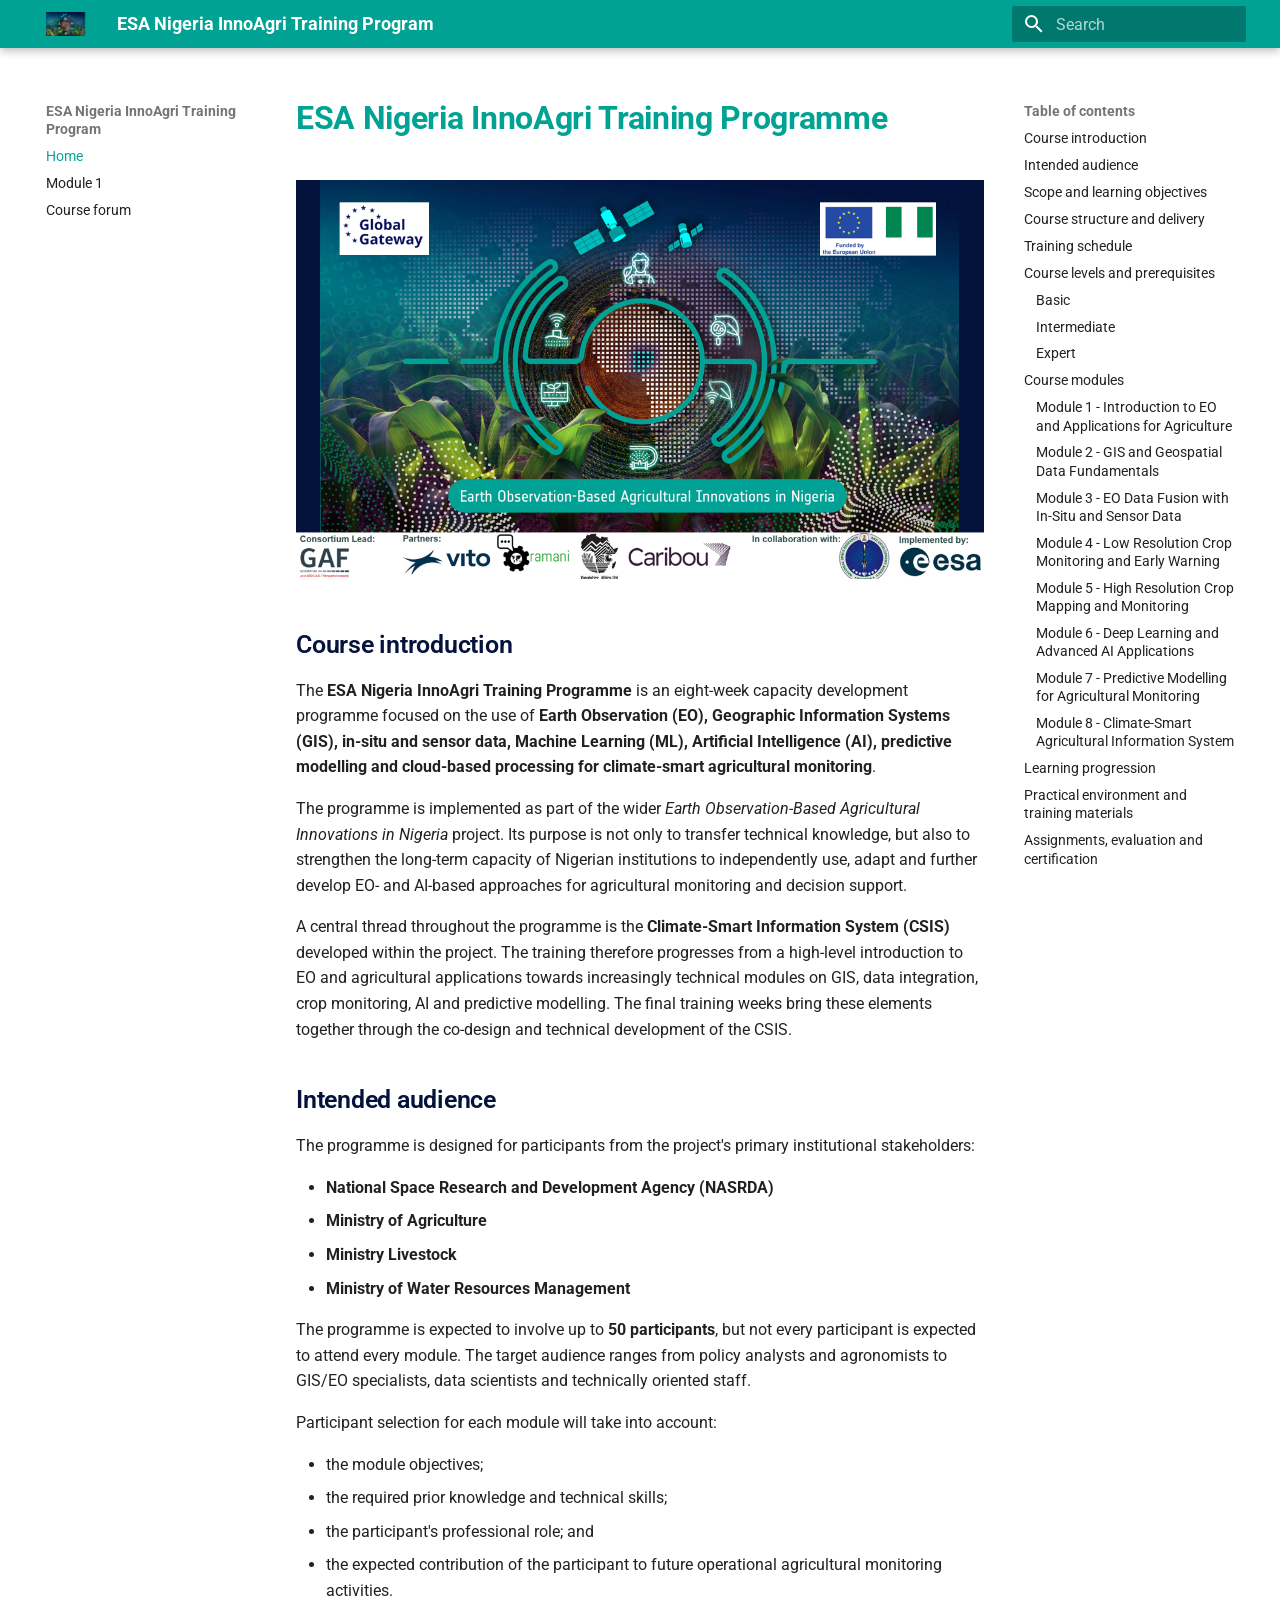
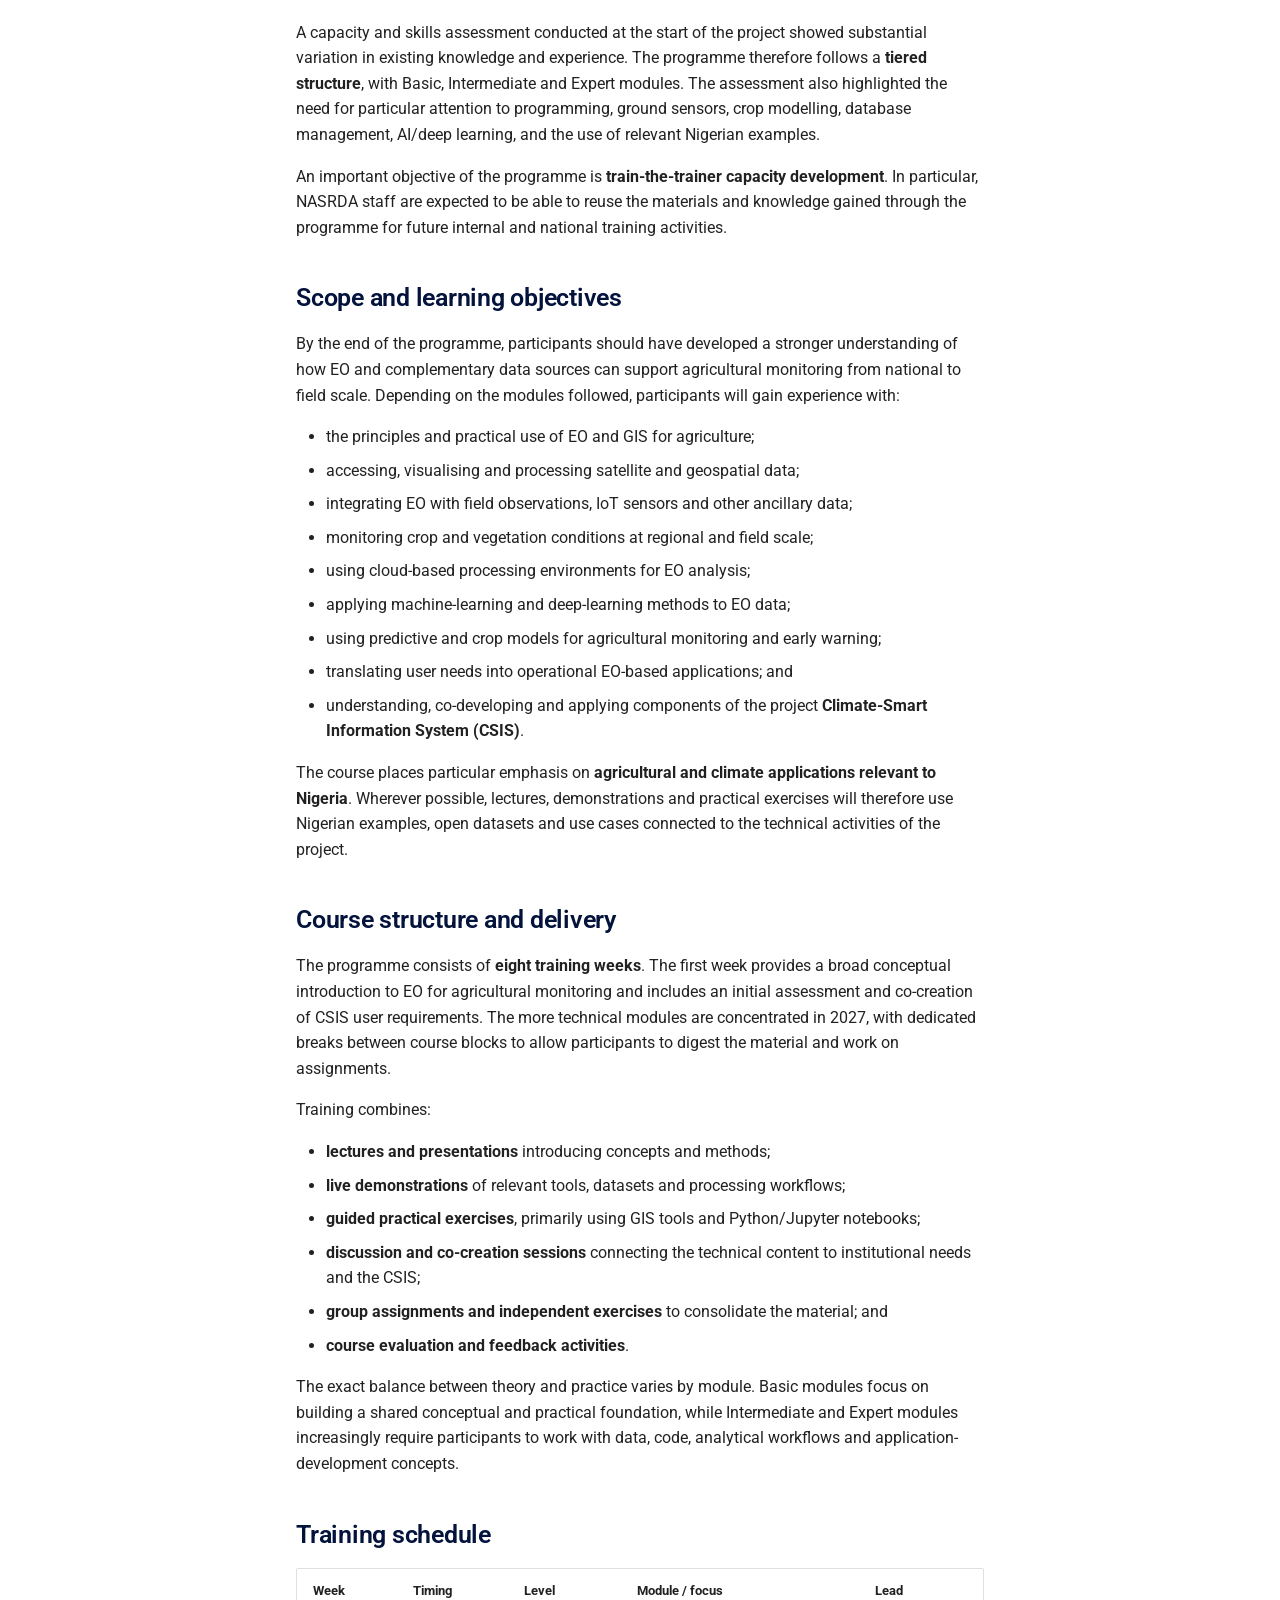
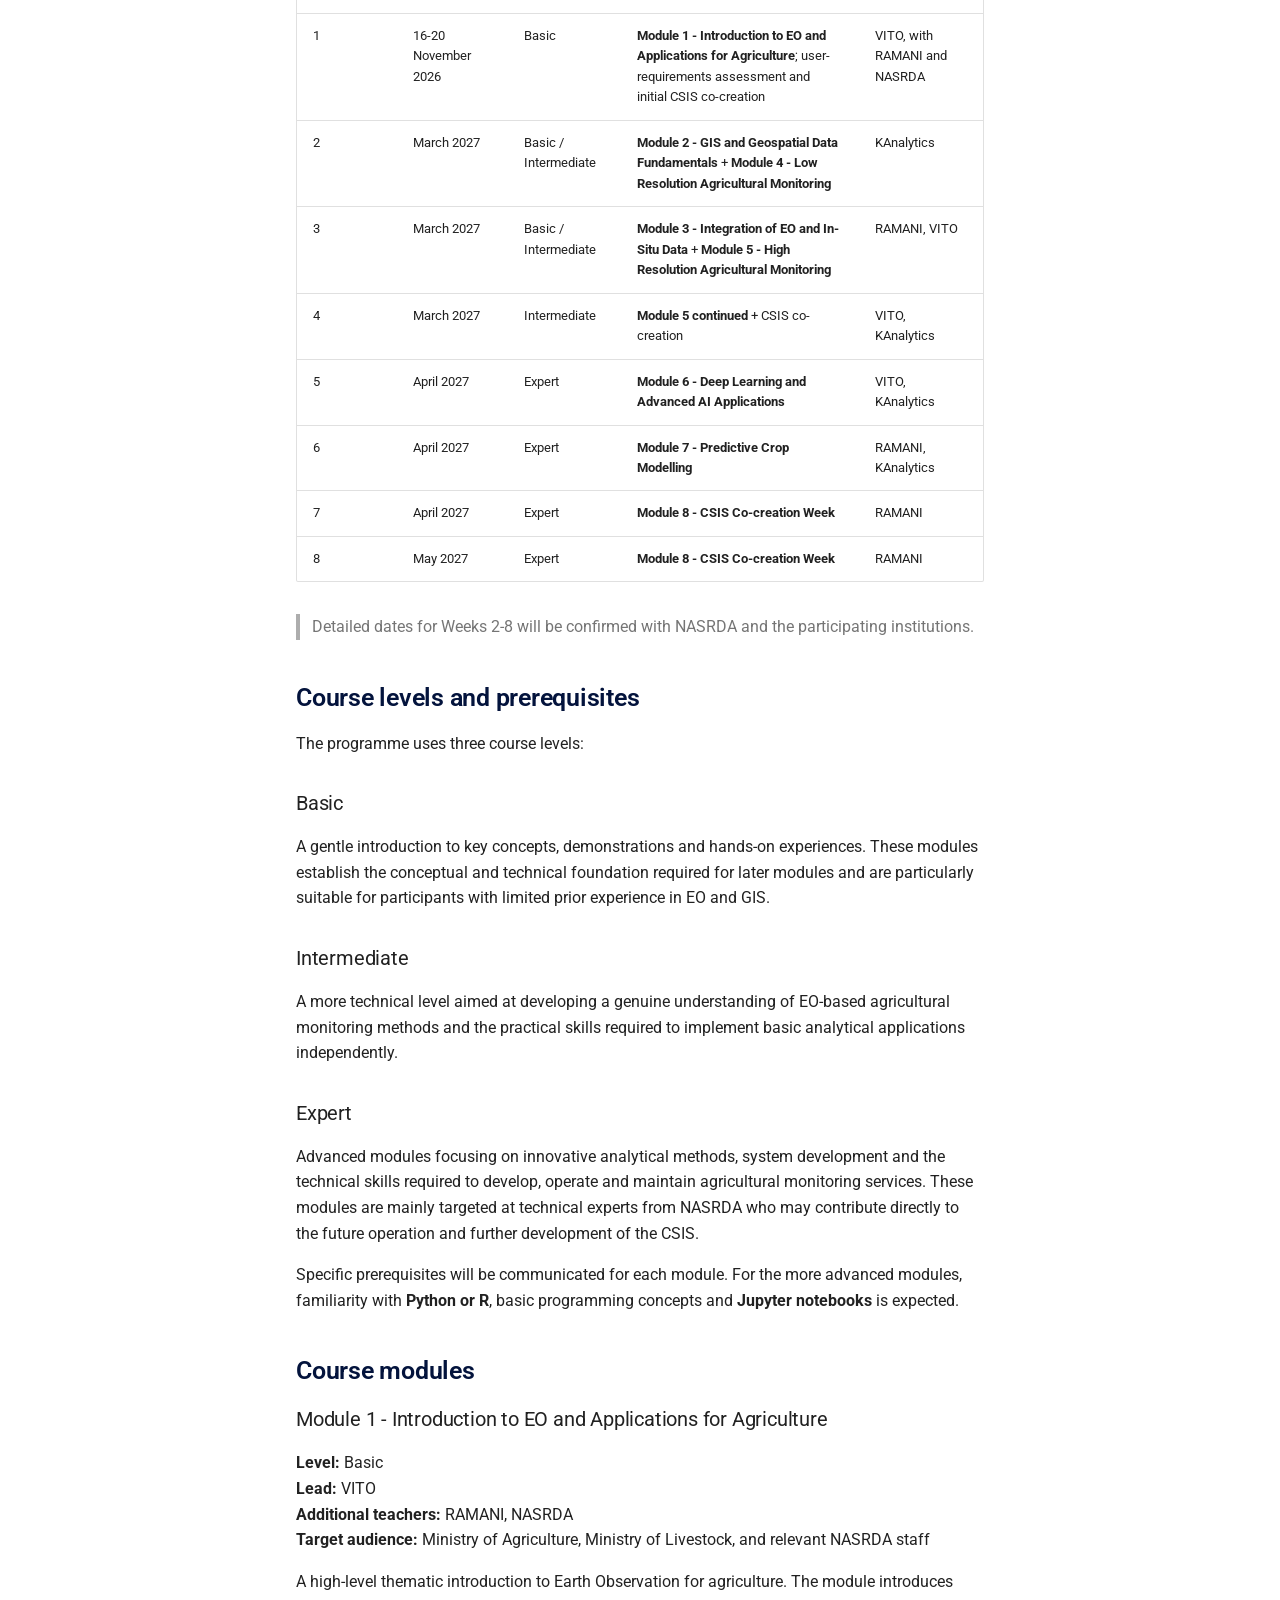
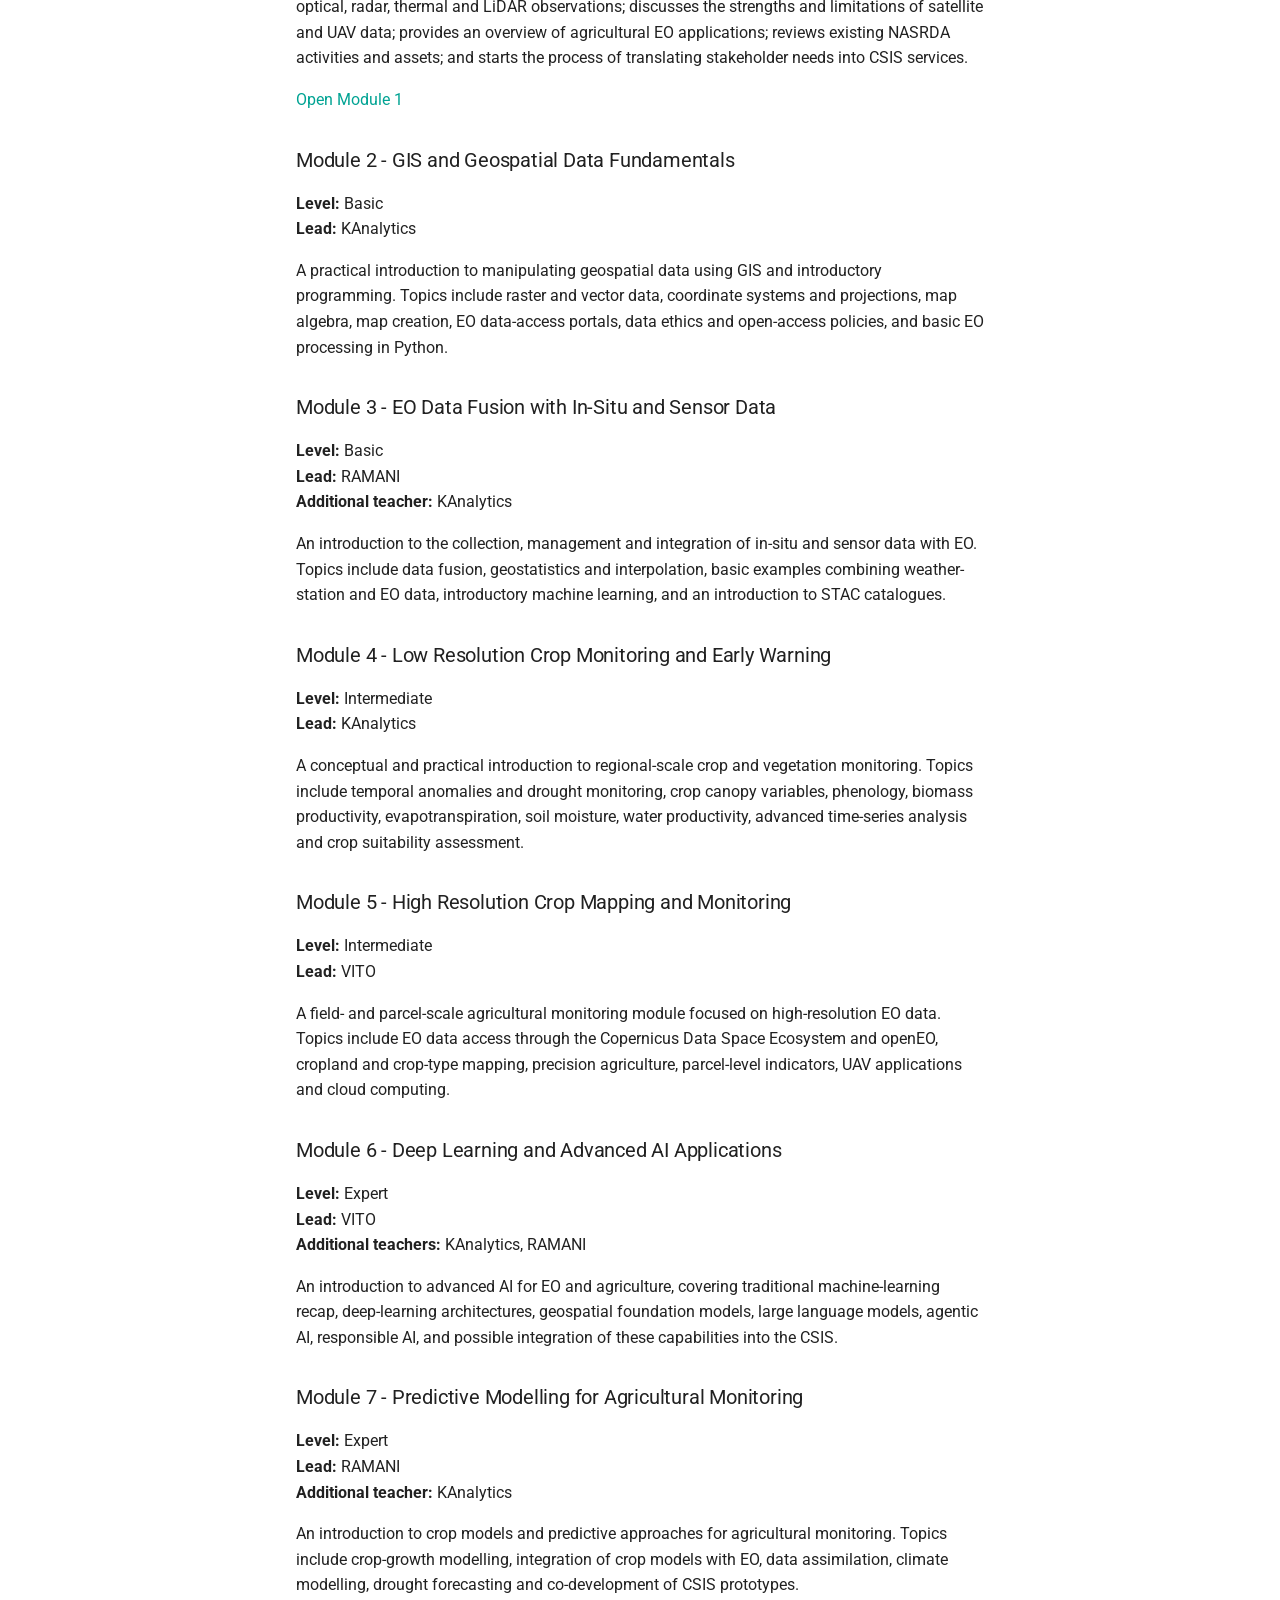
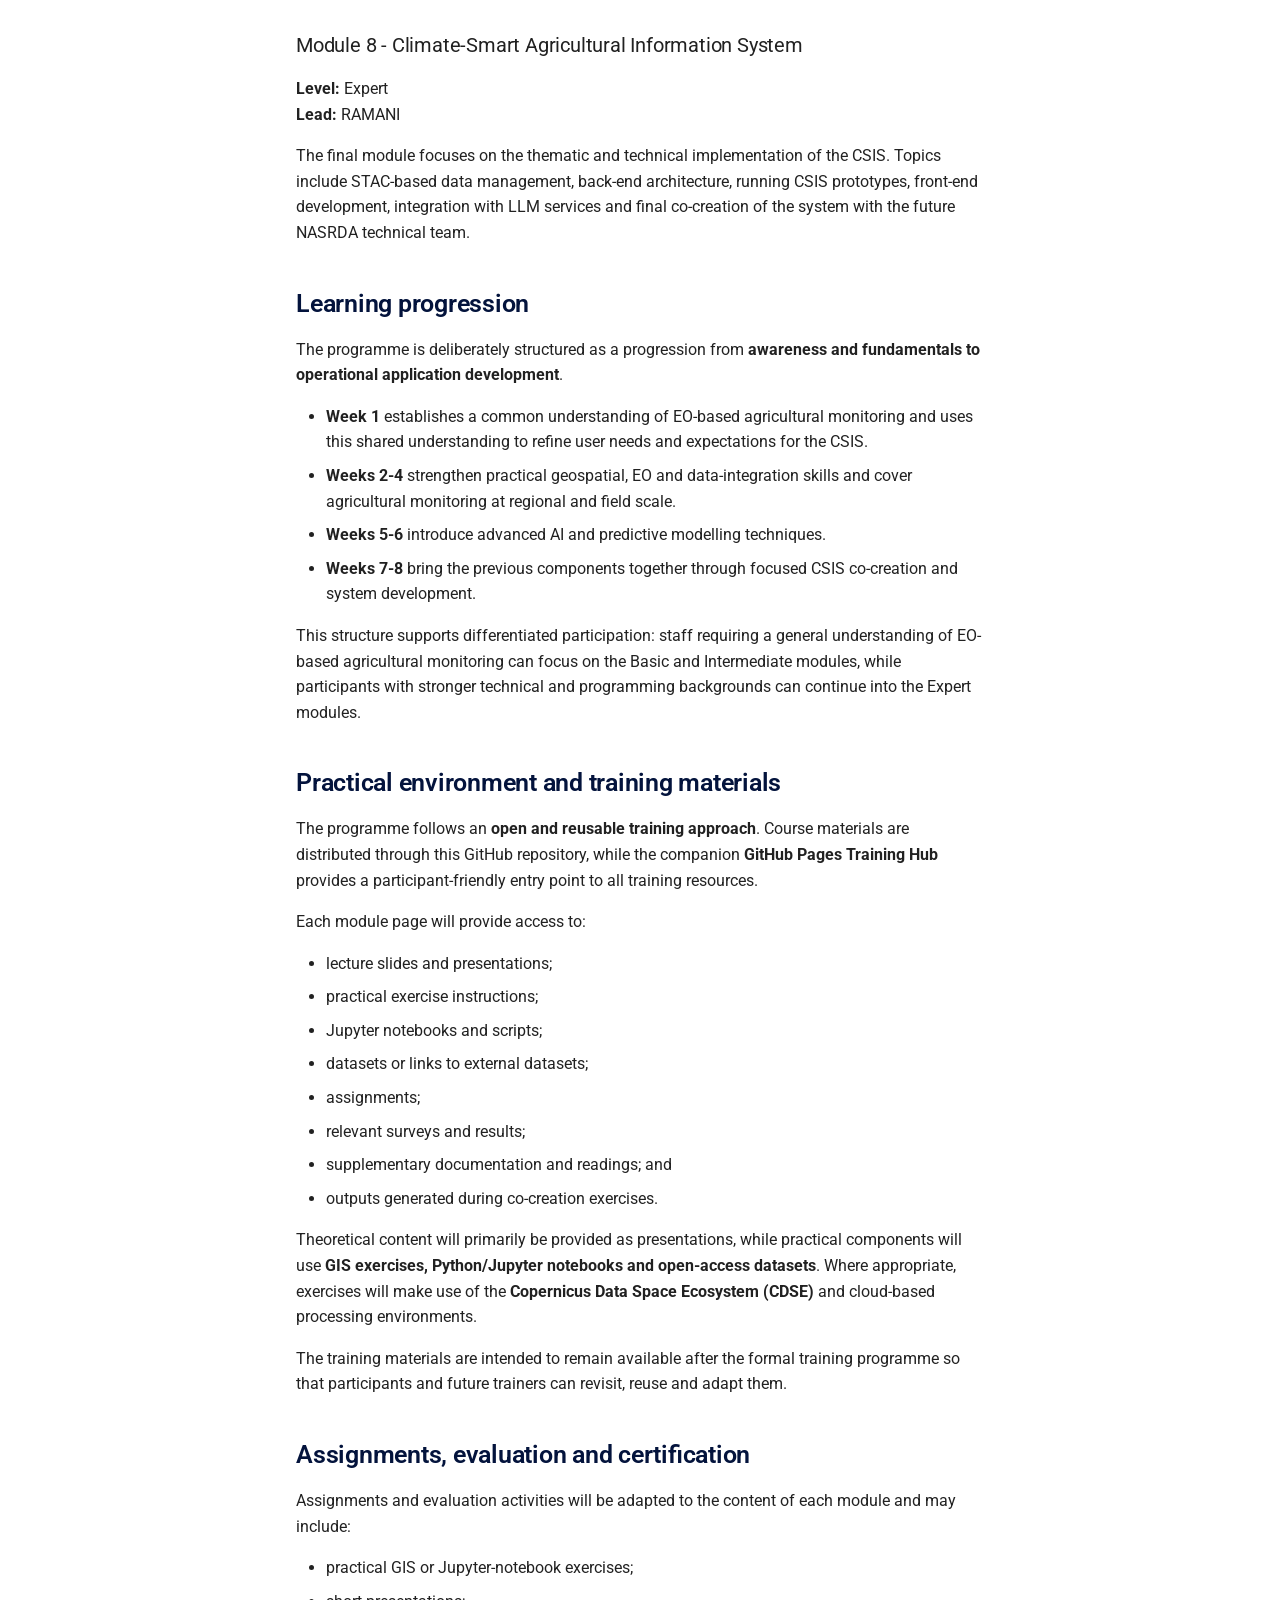
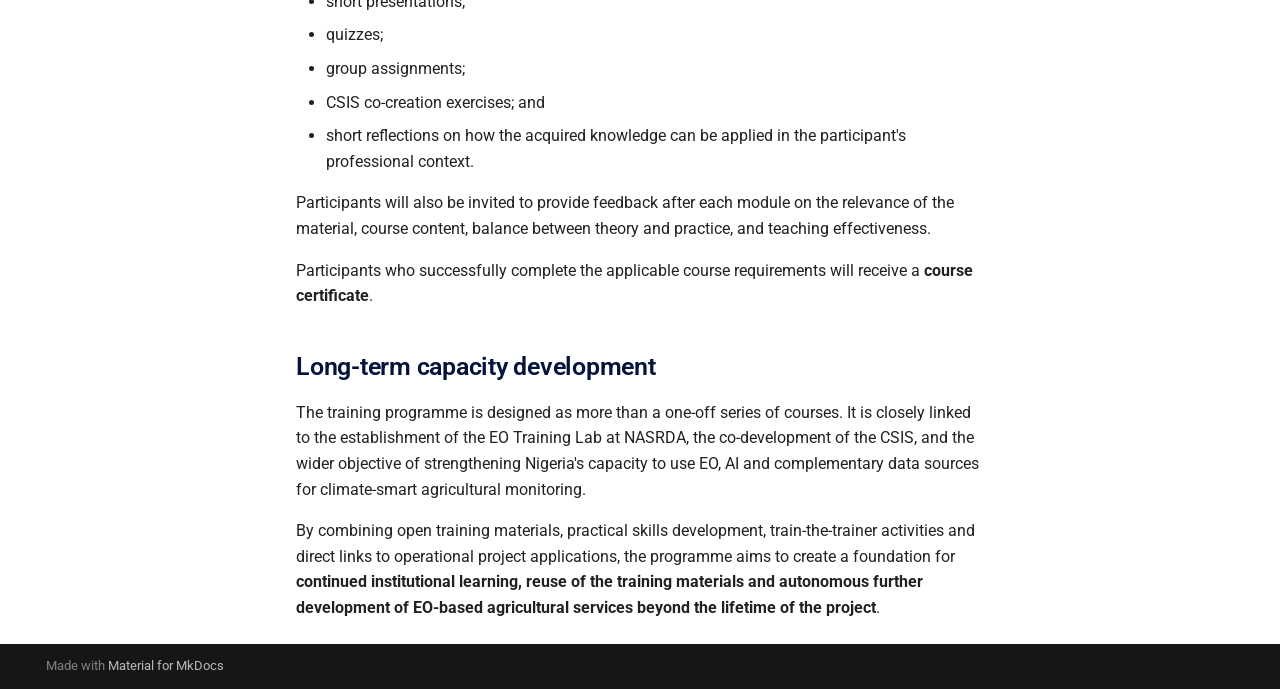
<file: index.html>
<!doctype html>
<html lang="en" class="no-js">
  <head>
    
      <meta charset="utf-8">
      <meta name="viewport" content="width=device-width,initial-scale=1">
      
      
      
      
      
        <link rel="next" href="module-01/">
      
      
        
      
      
      <link rel="icon" href="assets/images/favicon.png">
      <meta name="generator" content="mkdocs-1.6.1, mkdocs-material-9.8.2">
    
    
      
        <title>ESA Nigeria InnoAgri Training Program</title>
      
    
    
      <link rel="stylesheet" href="assets/stylesheets/main.57a0d79d.min.css">
      
        
        <link rel="stylesheet" href="assets/stylesheets/palette.fb2fffe2.min.css">
      
      


    
    
      
    
    
      
        
        
        <link rel="preconnect" href="https://fonts.gstatic.com" crossorigin>
        <link rel="stylesheet" href="https://fonts.googleapis.com/css?family=Roboto:300,300i,400,400i,700,700i%7CRoboto+Mono:400,400i,700,700i&display=fallback">
        <style>:root{--md-text-font:"Roboto";--md-code-font:"Roboto Mono"}</style>
      
    
    
      <link rel="stylesheet" href="stylesheets/extra.css">
    
    <script>__md_scope=new URL(".",location),__md_hash=e=>[...e].reduce(((e,_)=>(e<<5)-e+_.charCodeAt(0)),0),__md_get=(e,_=localStorage,t=__md_scope)=>JSON.parse(_.getItem(t.pathname+"."+e)),__md_set=(e,_,t=localStorage,a=__md_scope)=>{try{t.setItem(a.pathname+"."+e,JSON.stringify(_))}catch(e){}}</script>
    
      

    
    
  </head>
  
  
    
    
    
    
    
    <body dir="ltr" data-md-color-scheme="default" data-md-color-primary="custom" data-md-color-accent="custom">
  
    
    <input class="md-toggle" data-md-toggle="drawer" type="checkbox" id="__drawer" autocomplete="off">
    <input class="md-toggle" data-md-toggle="search" type="checkbox" id="__search" autocomplete="off">
    <label class="md-overlay" for="__drawer"></label>
    <div data-md-component="skip">
      
        
        <a href="#esa-nigeria-innoagri-training-programme" class="md-skip">
          Skip to content
        </a>
      
    </div>
    <div data-md-component="announce">
      
    </div>
    
    
      

  

<header class="md-header md-header--shadow" data-md-component="header">
  <nav class="md-header__inner md-grid" aria-label="Header">
    <a href="." title="ESA Nigeria InnoAgri Training Program" class="md-header__button md-logo" aria-label="ESA Nigeria InnoAgri Training Program" data-md-component="logo">
      
  <img src="assets/images/Project_logo_small.png" alt="logo">

    </a>
    <label class="md-header__button md-icon" for="__drawer">
      
      <svg xmlns="http://www.w3.org/2000/svg" viewBox="0 0 24 24"><path d="M3 6h18v2H3zm0 5h18v2H3zm0 5h18v2H3z"/></svg>
    </label>
    <div class="md-header__title" data-md-component="header-title">
      <div class="md-header__ellipsis">
        <div class="md-header__topic">
          <span class="md-ellipsis">
            ESA Nigeria InnoAgri Training Program
          </span>
        </div>
        <div class="md-header__topic" data-md-component="header-topic">
          <span class="md-ellipsis">
            
              Home
            
          </span>
        </div>
      </div>
    </div>
    
      
    
    
    
    
      
      
        <label class="md-header__button md-icon" for="__search">
          
          <svg xmlns="http://www.w3.org/2000/svg" viewBox="0 0 24 24"><path d="M9.5 3A6.5 6.5 0 0 1 16 9.5c0 1.61-.59 3.09-1.56 4.23l.27.27h.79l5 5-1.5 1.5-5-5v-.79l-.27-.27A6.52 6.52 0 0 1 9.5 16 6.5 6.5 0 0 1 3 9.5 6.5 6.5 0 0 1 9.5 3m0 2C7 5 5 7 5 9.5S7 14 9.5 14 14 12 14 9.5 12 5 9.5 5"/></svg>
        </label>
        <div class="md-search" data-md-component="search" role="dialog">
  <label class="md-search__overlay" for="__search"></label>
  <div class="md-search__inner" role="search">
    <form class="md-search__form" name="search">
      <input type="text" class="md-search__input" name="query" aria-label="Search" placeholder="Search" autocapitalize="off" autocorrect="off" autocomplete="off" spellcheck="false" data-md-component="search-query" required>
      <label class="md-search__icon md-icon" for="__search">
        
        <svg xmlns="http://www.w3.org/2000/svg" viewBox="0 0 24 24"><path d="M9.5 3A6.5 6.5 0 0 1 16 9.5c0 1.61-.59 3.09-1.56 4.23l.27.27h.79l5 5-1.5 1.5-5-5v-.79l-.27-.27A6.52 6.52 0 0 1 9.5 16 6.5 6.5 0 0 1 3 9.5 6.5 6.5 0 0 1 9.5 3m0 2C7 5 5 7 5 9.5S7 14 9.5 14 14 12 14 9.5 12 5 9.5 5"/></svg>
        
        <svg xmlns="http://www.w3.org/2000/svg" viewBox="0 0 24 24"><path d="M20 11v2H8l5.5 5.5-1.42 1.42L4.16 12l7.92-7.92L13.5 5.5 8 11z"/></svg>
      </label>
      <nav class="md-search__options" aria-label="Search">
        
        <button type="reset" class="md-search__icon md-icon" title="Clear" aria-label="Clear" tabindex="-1">
          
          <svg xmlns="http://www.w3.org/2000/svg" viewBox="0 0 24 24"><path d="M19 6.41 17.59 5 12 10.59 6.41 5 5 6.41 10.59 12 5 17.59 6.41 19 12 13.41 17.59 19 19 17.59 13.41 12z"/></svg>
        </button>
      </nav>
      
    </form>
    <div class="md-search__output">
      <div class="md-search__scrollwrap" tabindex="0" data-md-scrollfix>
        <div class="md-search-result" data-md-component="search-result">
          <div class="md-search-result__meta">
            Initializing search
          </div>
          <ol class="md-search-result__list" role="presentation"></ol>
        </div>
      </div>
    </div>
  </div>
</div>
      
    
    
  </nav>
  
</header>
    
    <div class="md-container" data-md-component="container">
      
      
        
          
        
      
      <main class="md-main" data-md-component="main">
        <div class="md-main__inner md-grid">
          
            
              
              <div class="md-sidebar md-sidebar--primary" data-md-component="sidebar" data-md-type="navigation" >
                <div class="md-sidebar__scrollwrap">
                  <div class="md-sidebar__inner">
                    



<nav class="md-nav md-nav--primary" aria-label="Navigation" data-md-level="0">
  <label class="md-nav__title" for="__drawer">
    <a href="." title="ESA Nigeria InnoAgri Training Program" class="md-nav__button md-logo" aria-label="ESA Nigeria InnoAgri Training Program" data-md-component="logo">
      
  <img src="assets/images/Project_logo_small.png" alt="logo">

    </a>
    ESA Nigeria InnoAgri Training Program
  </label>
  
  <ul class="md-nav__list" data-md-scrollfix>
    
      
      
  
  
    
  
  
  
    <li class="md-nav__item md-nav__item--active">
      
      <input class="md-nav__toggle md-toggle" type="checkbox" id="__toc">
      
      
        
      
      
        <label class="md-nav__link md-nav__link--active" for="__toc">
          
  
  
  <span class="md-ellipsis">
    
  
    Home
  

    
  </span>
  
  

          <span class="md-nav__icon md-icon"></span>
        </label>
      
      <a href="." class="md-nav__link md-nav__link--active">
        
  
  
  <span class="md-ellipsis">
    
  
    Home
  

    
  </span>
  
  

      </a>
      
        

<nav class="md-nav md-nav--secondary" aria-label="Table of contents">
  
  
  
    
  
  
    <label class="md-nav__title" for="__toc">
      <span class="md-nav__icon md-icon"></span>
      Table of contents
    </label>
    <ul class="md-nav__list" data-md-component="toc" data-md-scrollfix>
      
        <li class="md-nav__item">
  <a href="#course-introduction" class="md-nav__link">
    <span class="md-ellipsis">
      
        Course introduction
      
    </span>
  </a>
  
</li>
      
        <li class="md-nav__item">
  <a href="#intended-audience" class="md-nav__link">
    <span class="md-ellipsis">
      
        Intended audience
      
    </span>
  </a>
  
</li>
      
        <li class="md-nav__item">
  <a href="#scope-and-learning-objectives" class="md-nav__link">
    <span class="md-ellipsis">
      
        Scope and learning objectives
      
    </span>
  </a>
  
</li>
      
        <li class="md-nav__item">
  <a href="#course-structure-and-delivery" class="md-nav__link">
    <span class="md-ellipsis">
      
        Course structure and delivery
      
    </span>
  </a>
  
</li>
      
        <li class="md-nav__item">
  <a href="#training-schedule" class="md-nav__link">
    <span class="md-ellipsis">
      
        Training schedule
      
    </span>
  </a>
  
</li>
      
        <li class="md-nav__item">
  <a href="#course-levels-and-prerequisites" class="md-nav__link">
    <span class="md-ellipsis">
      
        Course levels and prerequisites
      
    </span>
  </a>
  
    <nav class="md-nav" aria-label="Course levels and prerequisites">
      <ul class="md-nav__list">
        
          <li class="md-nav__item">
  <a href="#basic" class="md-nav__link">
    <span class="md-ellipsis">
      
        Basic
      
    </span>
  </a>
  
</li>
        
          <li class="md-nav__item">
  <a href="#intermediate" class="md-nav__link">
    <span class="md-ellipsis">
      
        Intermediate
      
    </span>
  </a>
  
</li>
        
          <li class="md-nav__item">
  <a href="#expert" class="md-nav__link">
    <span class="md-ellipsis">
      
        Expert
      
    </span>
  </a>
  
</li>
        
      </ul>
    </nav>
  
</li>
      
        <li class="md-nav__item">
  <a href="#course-modules" class="md-nav__link">
    <span class="md-ellipsis">
      
        Course modules
      
    </span>
  </a>
  
    <nav class="md-nav" aria-label="Course modules">
      <ul class="md-nav__list">
        
          <li class="md-nav__item">
  <a href="#module-1-introduction-to-eo-and-applications-for-agriculture" class="md-nav__link">
    <span class="md-ellipsis">
      
        Module 1 - Introduction to EO and Applications for Agriculture
      
    </span>
  </a>
  
</li>
        
          <li class="md-nav__item">
  <a href="#module-2-gis-and-geospatial-data-fundamentals" class="md-nav__link">
    <span class="md-ellipsis">
      
        Module 2 - GIS and Geospatial Data Fundamentals
      
    </span>
  </a>
  
</li>
        
          <li class="md-nav__item">
  <a href="#module-3-eo-data-fusion-with-in-situ-and-sensor-data" class="md-nav__link">
    <span class="md-ellipsis">
      
        Module 3 - EO Data Fusion with In-Situ and Sensor Data
      
    </span>
  </a>
  
</li>
        
          <li class="md-nav__item">
  <a href="#module-4-low-resolution-crop-monitoring-and-early-warning" class="md-nav__link">
    <span class="md-ellipsis">
      
        Module 4 - Low Resolution Crop Monitoring and Early Warning
      
    </span>
  </a>
  
</li>
        
          <li class="md-nav__item">
  <a href="#module-5-high-resolution-crop-mapping-and-monitoring" class="md-nav__link">
    <span class="md-ellipsis">
      
        Module 5 - High Resolution Crop Mapping and Monitoring
      
    </span>
  </a>
  
</li>
        
          <li class="md-nav__item">
  <a href="#module-6-deep-learning-and-advanced-ai-applications" class="md-nav__link">
    <span class="md-ellipsis">
      
        Module 6 - Deep Learning and Advanced AI Applications
      
    </span>
  </a>
  
</li>
        
          <li class="md-nav__item">
  <a href="#module-7-predictive-modelling-for-agricultural-monitoring" class="md-nav__link">
    <span class="md-ellipsis">
      
        Module 7 - Predictive Modelling for Agricultural Monitoring
      
    </span>
  </a>
  
</li>
        
          <li class="md-nav__item">
  <a href="#module-8-climate-smart-agricultural-information-system" class="md-nav__link">
    <span class="md-ellipsis">
      
        Module 8 - Climate-Smart Agricultural Information System
      
    </span>
  </a>
  
</li>
        
      </ul>
    </nav>
  
</li>
      
        <li class="md-nav__item">
  <a href="#learning-progression" class="md-nav__link">
    <span class="md-ellipsis">
      
        Learning progression
      
    </span>
  </a>
  
</li>
      
        <li class="md-nav__item">
  <a href="#practical-environment-and-training-materials" class="md-nav__link">
    <span class="md-ellipsis">
      
        Practical environment and training materials
      
    </span>
  </a>
  
</li>
      
        <li class="md-nav__item">
  <a href="#assignments-evaluation-and-certification" class="md-nav__link">
    <span class="md-ellipsis">
      
        Assignments, evaluation and certification
      
    </span>
  </a>
  
</li>
      
        <li class="md-nav__item">
  <a href="#long-term-capacity-development" class="md-nav__link">
    <span class="md-ellipsis">
      
        Long-term capacity development
      
    </span>
  </a>
  
</li>
      
    </ul>
  
</nav>
      
    </li>
  

    
      
      
  
  
  
  
    <li class="md-nav__item">
      <a href="module-01/" class="md-nav__link">
        
  
  
  <span class="md-ellipsis">
    
  
    Module 1
  

    
  </span>
  
  

      </a>
    </li>
  

    
      
      
  
  
  
  
    <li class="md-nav__item">
      <a href="https://github.com/ESA-Nigeria-InnoAgri/InnoAgri-training/discussions" class="md-nav__link">
        
  
  
  <span class="md-ellipsis">
    
  
    Course forum
  

    
  </span>
  
  

      </a>
    </li>
  

    
  </ul>
</nav>
                  </div>
                </div>
              </div>
            
            
              
              <div class="md-sidebar md-sidebar--secondary" data-md-component="sidebar" data-md-type="toc" >
                <div class="md-sidebar__scrollwrap">
                  <div class="md-sidebar__inner">
                    

<nav class="md-nav md-nav--secondary" aria-label="Table of contents">
  
  
  
    
  
  
    <label class="md-nav__title" for="__toc">
      <span class="md-nav__icon md-icon"></span>
      Table of contents
    </label>
    <ul class="md-nav__list" data-md-component="toc" data-md-scrollfix>
      
        <li class="md-nav__item">
  <a href="#course-introduction" class="md-nav__link">
    <span class="md-ellipsis">
      
        Course introduction
      
    </span>
  </a>
  
</li>
      
        <li class="md-nav__item">
  <a href="#intended-audience" class="md-nav__link">
    <span class="md-ellipsis">
      
        Intended audience
      
    </span>
  </a>
  
</li>
      
        <li class="md-nav__item">
  <a href="#scope-and-learning-objectives" class="md-nav__link">
    <span class="md-ellipsis">
      
        Scope and learning objectives
      
    </span>
  </a>
  
</li>
      
        <li class="md-nav__item">
  <a href="#course-structure-and-delivery" class="md-nav__link">
    <span class="md-ellipsis">
      
        Course structure and delivery
      
    </span>
  </a>
  
</li>
      
        <li class="md-nav__item">
  <a href="#training-schedule" class="md-nav__link">
    <span class="md-ellipsis">
      
        Training schedule
      
    </span>
  </a>
  
</li>
      
        <li class="md-nav__item">
  <a href="#course-levels-and-prerequisites" class="md-nav__link">
    <span class="md-ellipsis">
      
        Course levels and prerequisites
      
    </span>
  </a>
  
    <nav class="md-nav" aria-label="Course levels and prerequisites">
      <ul class="md-nav__list">
        
          <li class="md-nav__item">
  <a href="#basic" class="md-nav__link">
    <span class="md-ellipsis">
      
        Basic
      
    </span>
  </a>
  
</li>
        
          <li class="md-nav__item">
  <a href="#intermediate" class="md-nav__link">
    <span class="md-ellipsis">
      
        Intermediate
      
    </span>
  </a>
  
</li>
        
          <li class="md-nav__item">
  <a href="#expert" class="md-nav__link">
    <span class="md-ellipsis">
      
        Expert
      
    </span>
  </a>
  
</li>
        
      </ul>
    </nav>
  
</li>
      
        <li class="md-nav__item">
  <a href="#course-modules" class="md-nav__link">
    <span class="md-ellipsis">
      
        Course modules
      
    </span>
  </a>
  
    <nav class="md-nav" aria-label="Course modules">
      <ul class="md-nav__list">
        
          <li class="md-nav__item">
  <a href="#module-1-introduction-to-eo-and-applications-for-agriculture" class="md-nav__link">
    <span class="md-ellipsis">
      
        Module 1 - Introduction to EO and Applications for Agriculture
      
    </span>
  </a>
  
</li>
        
          <li class="md-nav__item">
  <a href="#module-2-gis-and-geospatial-data-fundamentals" class="md-nav__link">
    <span class="md-ellipsis">
      
        Module 2 - GIS and Geospatial Data Fundamentals
      
    </span>
  </a>
  
</li>
        
          <li class="md-nav__item">
  <a href="#module-3-eo-data-fusion-with-in-situ-and-sensor-data" class="md-nav__link">
    <span class="md-ellipsis">
      
        Module 3 - EO Data Fusion with In-Situ and Sensor Data
      
    </span>
  </a>
  
</li>
        
          <li class="md-nav__item">
  <a href="#module-4-low-resolution-crop-monitoring-and-early-warning" class="md-nav__link">
    <span class="md-ellipsis">
      
        Module 4 - Low Resolution Crop Monitoring and Early Warning
      
    </span>
  </a>
  
</li>
        
          <li class="md-nav__item">
  <a href="#module-5-high-resolution-crop-mapping-and-monitoring" class="md-nav__link">
    <span class="md-ellipsis">
      
        Module 5 - High Resolution Crop Mapping and Monitoring
      
    </span>
  </a>
  
</li>
        
          <li class="md-nav__item">
  <a href="#module-6-deep-learning-and-advanced-ai-applications" class="md-nav__link">
    <span class="md-ellipsis">
      
        Module 6 - Deep Learning and Advanced AI Applications
      
    </span>
  </a>
  
</li>
        
          <li class="md-nav__item">
  <a href="#module-7-predictive-modelling-for-agricultural-monitoring" class="md-nav__link">
    <span class="md-ellipsis">
      
        Module 7 - Predictive Modelling for Agricultural Monitoring
      
    </span>
  </a>
  
</li>
        
          <li class="md-nav__item">
  <a href="#module-8-climate-smart-agricultural-information-system" class="md-nav__link">
    <span class="md-ellipsis">
      
        Module 8 - Climate-Smart Agricultural Information System
      
    </span>
  </a>
  
</li>
        
      </ul>
    </nav>
  
</li>
      
        <li class="md-nav__item">
  <a href="#learning-progression" class="md-nav__link">
    <span class="md-ellipsis">
      
        Learning progression
      
    </span>
  </a>
  
</li>
      
        <li class="md-nav__item">
  <a href="#practical-environment-and-training-materials" class="md-nav__link">
    <span class="md-ellipsis">
      
        Practical environment and training materials
      
    </span>
  </a>
  
</li>
      
        <li class="md-nav__item">
  <a href="#assignments-evaluation-and-certification" class="md-nav__link">
    <span class="md-ellipsis">
      
        Assignments, evaluation and certification
      
    </span>
  </a>
  
</li>
      
        <li class="md-nav__item">
  <a href="#long-term-capacity-development" class="md-nav__link">
    <span class="md-ellipsis">
      
        Long-term capacity development
      
    </span>
  </a>
  
</li>
      
    </ul>
  
</nav>
                  </div>
                </div>
              </div>
            
          
          
            <div class="md-content" data-md-component="content">
              
              <article class="md-content__inner md-typeset">
                
                  



<h1 id="esa-nigeria-innoagri-training-programme">ESA Nigeria InnoAgri Training Programme</h1>
<p align="center">
  <img src="assets/images/Full_project_logo.png"
       alt="Earth Observation-Based Agricultural Innovations in Nigeria"
       width="700">
</p>

<h2 id="course-introduction">Course introduction</h2>
<p>The <strong>ESA Nigeria InnoAgri Training Programme</strong> is an eight-week capacity development programme focused on the use of <strong>Earth Observation (EO), Geographic Information Systems (GIS), in-situ and sensor data, Machine Learning (ML), Artificial Intelligence (AI), predictive modelling and cloud-based processing for climate-smart agricultural monitoring</strong>.</p>
<p>The programme is implemented as part of the wider <em>Earth Observation-Based Agricultural Innovations in Nigeria</em> project. Its purpose is not only to transfer technical knowledge, but also to strengthen the long-term capacity of Nigerian institutions to independently use, adapt and further develop EO- and AI-based approaches for agricultural monitoring and decision support.</p>
<p>A central thread throughout the programme is the <strong>Climate-Smart Information System (CSIS)</strong> developed within the project. The training therefore progresses from a high-level introduction to EO and agricultural applications towards increasingly technical modules on GIS, data integration, crop monitoring, AI and predictive modelling. The final training weeks bring these elements together through the co-design and technical development of the CSIS.</p>
<h2 id="intended-audience">Intended audience</h2>
<p>The programme is designed for participants from the project's primary institutional stakeholders:</p>
<ul>
<li><strong>National Space Research and Development Agency (NASRDA)</strong></li>
<li><strong>Ministry of Agriculture</strong></li>
<li><strong>Ministry Livestock</strong></li>
<li><strong>Ministry of Water Resources Management</strong></li>
</ul>
<p>The programme is expected to involve up to <strong>50 participants</strong>, but not every participant is expected to attend every module. The target audience ranges from policy analysts and agronomists to GIS/EO specialists, data scientists and technically oriented staff.</p>
<p>Participant selection for each module will take into account:</p>
<ul>
<li>the module objectives;</li>
<li>the required prior knowledge and technical skills;</li>
<li>the participant's professional role; and</li>
<li>the expected contribution of the participant to future operational agricultural monitoring activities.</li>
</ul>
<p>A capacity and skills assessment conducted at the start of the project showed substantial variation in existing knowledge and experience. The programme therefore follows a <strong>tiered structure</strong>, with Basic, Intermediate and Expert modules. The assessment also highlighted the need for particular attention to programming, ground sensors, crop modelling, database management, AI/deep learning, and the use of relevant Nigerian examples.</p>
<p>An important objective of the programme is <strong>train-the-trainer capacity development</strong>. In particular, NASRDA staff are expected to be able to reuse the materials and knowledge gained through the programme for future internal and national training activities.</p>
<h2 id="scope-and-learning-objectives">Scope and learning objectives</h2>
<p>By the end of the programme, participants should have developed a stronger understanding of how EO and complementary data sources can support agricultural monitoring from national to field scale. Depending on the modules followed, participants will gain experience with:</p>
<ul>
<li>the principles and practical use of EO and GIS for agriculture;</li>
<li>accessing, visualising and processing satellite and geospatial data;</li>
<li>integrating EO with field observations, IoT sensors and other ancillary data;</li>
<li>monitoring crop and vegetation conditions at regional and field scale;</li>
<li>using cloud-based processing environments for EO analysis;</li>
<li>applying machine-learning and deep-learning methods to EO data;</li>
<li>using predictive and crop models for agricultural monitoring and early warning;</li>
<li>translating user needs into operational EO-based applications; and</li>
<li>understanding, co-developing and applying components of the project <strong>Climate-Smart Information System (CSIS)</strong>.</li>
</ul>
<p>The course places particular emphasis on <strong>agricultural and climate applications relevant to Nigeria</strong>. Wherever possible, lectures, demonstrations and practical exercises will therefore use Nigerian examples, open datasets and use cases connected to the technical activities of the project.</p>
<h2 id="course-structure-and-delivery">Course structure and delivery</h2>
<p>The programme consists of <strong>eight training weeks</strong>. The first week provides a broad conceptual introduction to EO for agricultural monitoring and includes an initial assessment and co-creation of CSIS user requirements. The more technical modules are concentrated in 2027, with dedicated breaks between course blocks to allow participants to digest the material and work on assignments.</p>
<p>Training combines:</p>
<ul>
<li><strong>lectures and presentations</strong> introducing concepts and methods;</li>
<li><strong>live demonstrations</strong> of relevant tools, datasets and processing workflows;</li>
<li><strong>guided practical exercises</strong>, primarily using GIS tools and Python/Jupyter notebooks;</li>
<li><strong>discussion and co-creation sessions</strong> connecting the technical content to institutional needs and the CSIS;</li>
<li><strong>group assignments and independent exercises</strong> to consolidate the material; and</li>
<li><strong>course evaluation and feedback activities</strong>.</li>
</ul>
<p>The exact balance between theory and practice varies by module. Basic modules focus on building a shared conceptual and practical foundation, while Intermediate and Expert modules increasingly require participants to work with data, code, analytical workflows and application-development concepts.</p>
<h2 id="training-schedule">Training schedule</h2>
<table>
<thead>
<tr>
<th>Week</th>
<th>Timing</th>
<th>Level</th>
<th>Module / focus</th>
<th>Lead</th>
</tr>
</thead>
<tbody>
<tr>
<td>1</td>
<td>16-20 November 2026</td>
<td>Basic</td>
<td><strong>Module 1 - Introduction to EO and Applications for Agriculture</strong>; user-requirements assessment and initial CSIS co-creation</td>
<td>VITO, with RAMANI and NASRDA</td>
</tr>
<tr>
<td>2</td>
<td>March 2027</td>
<td>Basic / Intermediate</td>
<td><strong>Module 2 - GIS and Geospatial Data Fundamentals</strong> + <strong>Module 4 - Low Resolution Agricultural Monitoring</strong></td>
<td>KAnalytics</td>
</tr>
<tr>
<td>3</td>
<td>March 2027</td>
<td>Basic / Intermediate</td>
<td><strong>Module 3 - Integration of EO and In-Situ Data</strong> + <strong>Module 5 - High Resolution Agricultural Monitoring</strong></td>
<td>RAMANI, VITO</td>
</tr>
<tr>
<td>4</td>
<td>March 2027</td>
<td>Intermediate</td>
<td><strong>Module 5 continued</strong> + CSIS co-creation</td>
<td>VITO, KAnalytics</td>
</tr>
<tr>
<td>5</td>
<td>April 2027</td>
<td>Expert</td>
<td><strong>Module 6 - Deep Learning and Advanced AI Applications</strong></td>
<td>VITO, KAnalytics</td>
</tr>
<tr>
<td>6</td>
<td>April 2027</td>
<td>Expert</td>
<td><strong>Module 7 - Predictive Crop Modelling</strong></td>
<td>RAMANI, KAnalytics</td>
</tr>
<tr>
<td>7</td>
<td>April 2027</td>
<td>Expert</td>
<td><strong>Module 8 - CSIS Co-creation Week</strong></td>
<td>RAMANI</td>
</tr>
<tr>
<td>8</td>
<td>May 2027</td>
<td>Expert</td>
<td><strong>Module 8 - CSIS Co-creation Week</strong></td>
<td>RAMANI</td>
</tr>
</tbody>
</table>
<blockquote>
<p>Detailed dates for Weeks 2-8 will be confirmed with NASRDA and the participating institutions.</p>
</blockquote>
<h2 id="course-levels-and-prerequisites">Course levels and prerequisites</h2>
<p>The programme uses three course levels:</p>
<h3 id="basic">Basic</h3>
<p>A gentle introduction to key concepts, demonstrations and hands-on experiences. These modules establish the conceptual and technical foundation required for later modules and are particularly suitable for participants with limited prior experience in EO and GIS.</p>
<h3 id="intermediate">Intermediate</h3>
<p>A more technical level aimed at developing a genuine understanding of EO-based agricultural monitoring methods and the practical skills required to implement basic analytical applications independently.</p>
<h3 id="expert">Expert</h3>
<p>Advanced modules focusing on innovative analytical methods, system development and the technical skills required to develop, operate and maintain agricultural monitoring services. These modules are mainly targeted at technical experts from NASRDA who may contribute directly to the future operation and further development of the CSIS.</p>
<p>Specific prerequisites will be communicated for each module. For the more advanced modules, familiarity with <strong>Python or R</strong>, basic programming concepts and <strong>Jupyter notebooks</strong> is expected.</p>
<h2 id="course-modules">Course modules</h2>
<h3 id="module-1-introduction-to-eo-and-applications-for-agriculture">Module 1 - Introduction to EO and Applications for Agriculture</h3>
<p><strong>Level:</strong> Basic<br />
<strong>Lead:</strong> VITO<br />
<strong>Additional teachers:</strong> RAMANI, NASRDA<br />
<strong>Target audience:</strong> Ministry of Agriculture, Ministry of Livestock, and relevant NASRDA staff</p>
<p>A high-level thematic introduction to Earth Observation for agriculture. The module introduces optical, radar, thermal and LiDAR observations; discusses the strengths and limitations of satellite and UAV data; provides an overview of agricultural EO applications; reviews existing NASRDA activities and assets; and starts the process of translating stakeholder needs into CSIS services.</p>
<p><a href="module-01/">Open Module 1</a></p>
<h3 id="module-2-gis-and-geospatial-data-fundamentals">Module 2 - GIS and Geospatial Data Fundamentals</h3>
<p><strong>Level:</strong> Basic<br />
<strong>Lead:</strong> KAnalytics</p>
<p>A practical introduction to manipulating geospatial data using GIS and introductory programming. Topics include raster and vector data, coordinate systems and projections, map algebra, map creation, EO data-access portals, data ethics and open-access policies, and basic EO processing in Python.</p>
<h3 id="module-3-eo-data-fusion-with-in-situ-and-sensor-data">Module 3 - EO Data Fusion with In-Situ and Sensor Data</h3>
<p><strong>Level:</strong> Basic<br />
<strong>Lead:</strong> RAMANI<br />
<strong>Additional teacher:</strong> KAnalytics</p>
<p>An introduction to the collection, management and integration of in-situ and sensor data with EO. Topics include data fusion, geostatistics and interpolation, basic examples combining weather-station and EO data, introductory machine learning, and an introduction to STAC catalogues.</p>
<h3 id="module-4-low-resolution-crop-monitoring-and-early-warning">Module 4 - Low Resolution Crop Monitoring and Early Warning</h3>
<p><strong>Level:</strong> Intermediate<br />
<strong>Lead:</strong> KAnalytics</p>
<p>A conceptual and practical introduction to regional-scale crop and vegetation monitoring. Topics include temporal anomalies and drought monitoring, crop canopy variables, phenology, biomass productivity, evapotranspiration, soil moisture, water productivity, advanced time-series analysis and crop suitability assessment.</p>
<h3 id="module-5-high-resolution-crop-mapping-and-monitoring">Module 5 - High Resolution Crop Mapping and Monitoring</h3>
<p><strong>Level:</strong> Intermediate<br />
<strong>Lead:</strong> VITO</p>
<p>A field- and parcel-scale agricultural monitoring module focused on high-resolution EO data. Topics include EO data access through the Copernicus Data Space Ecosystem and openEO, cropland and crop-type mapping, precision agriculture, parcel-level indicators, UAV applications and cloud computing.</p>
<h3 id="module-6-deep-learning-and-advanced-ai-applications">Module 6 - Deep Learning and Advanced AI Applications</h3>
<p><strong>Level:</strong> Expert<br />
<strong>Lead:</strong> VITO<br />
<strong>Additional teachers:</strong> KAnalytics, RAMANI</p>
<p>An introduction to advanced AI for EO and agriculture, covering traditional machine-learning recap, deep-learning architectures, geospatial foundation models, large language models, agentic AI, responsible AI, and possible integration of these capabilities into the CSIS.</p>
<h3 id="module-7-predictive-modelling-for-agricultural-monitoring">Module 7 - Predictive Modelling for Agricultural Monitoring</h3>
<p><strong>Level:</strong> Expert<br />
<strong>Lead:</strong> RAMANI<br />
<strong>Additional teacher:</strong> KAnalytics</p>
<p>An introduction to crop models and predictive approaches for agricultural monitoring. Topics include crop-growth modelling, integration of crop models with EO, data assimilation, climate modelling, drought forecasting and co-development of CSIS prototypes.</p>
<h3 id="module-8-climate-smart-agricultural-information-system">Module 8 - Climate-Smart Agricultural Information System</h3>
<p><strong>Level:</strong> Expert<br />
<strong>Lead:</strong> RAMANI</p>
<p>The final module focuses on the thematic and technical implementation of the CSIS. Topics include STAC-based data management, back-end architecture, running CSIS prototypes, front-end development, integration with LLM services and final co-creation of the system with the future NASRDA technical team.</p>
<h2 id="learning-progression">Learning progression</h2>
<p>The programme is deliberately structured as a progression from <strong>awareness and fundamentals to operational application development</strong>.</p>
<ul>
<li><strong>Week 1</strong> establishes a common understanding of EO-based agricultural monitoring and uses this shared understanding to refine user needs and expectations for the CSIS.</li>
<li><strong>Weeks 2-4</strong> strengthen practical geospatial, EO and data-integration skills and cover agricultural monitoring at regional and field scale.</li>
<li><strong>Weeks 5-6</strong> introduce advanced AI and predictive modelling techniques.</li>
<li><strong>Weeks 7-8</strong> bring the previous components together through focused CSIS co-creation and system development.</li>
</ul>
<p>This structure supports differentiated participation: staff requiring a general understanding of EO-based agricultural monitoring can focus on the Basic and Intermediate modules, while participants with stronger technical and programming backgrounds can continue into the Expert modules.</p>
<h2 id="practical-environment-and-training-materials">Practical environment and training materials</h2>
<p>The programme follows an <strong>open and reusable training approach</strong>. Course materials are distributed through this GitHub repository, while the companion <strong>GitHub Pages Training Hub</strong> provides a participant-friendly entry point to all training resources.</p>
<p>Each module page will provide access to:</p>
<ul>
<li>lecture slides and presentations;</li>
<li>practical exercise instructions;</li>
<li>Jupyter notebooks and scripts;</li>
<li>datasets or links to external datasets;</li>
<li>assignments;</li>
<li>relevant surveys and results;</li>
<li>supplementary documentation and readings; and</li>
<li>outputs generated during co-creation exercises.</li>
</ul>
<p>Theoretical content will primarily be provided as presentations, while practical components will use <strong>GIS exercises, Python/Jupyter notebooks and open-access datasets</strong>. Where appropriate, exercises will make use of the <strong>Copernicus Data Space Ecosystem (CDSE)</strong> and cloud-based processing environments.</p>
<p>The training materials are intended to remain available after the formal training programme so that participants and future trainers can revisit, reuse and adapt them.</p>
<h2 id="assignments-evaluation-and-certification">Assignments, evaluation and certification</h2>
<p>Assignments and evaluation activities will be adapted to the content of each module and may include:</p>
<ul>
<li>practical GIS or Jupyter-notebook exercises;</li>
<li>short presentations;</li>
<li>quizzes;</li>
<li>group assignments;</li>
<li>CSIS co-creation exercises; and</li>
<li>short reflections on how the acquired knowledge can be applied in the participant's professional context.</li>
</ul>
<p>Participants will also be invited to provide feedback after each module on the relevance of the material, course content, balance between theory and practice, and teaching effectiveness.</p>
<p>Participants who successfully complete the applicable course requirements will receive a <strong>course certificate</strong>.</p>
<h2 id="long-term-capacity-development">Long-term capacity development</h2>
<p>The training programme is designed as more than a one-off series of courses. It is closely linked to the establishment of the EO Training Lab at NASRDA, the co-development of the CSIS, and the wider objective of strengthening Nigeria's capacity to use EO, AI and complementary data sources for climate-smart agricultural monitoring.</p>
<p>By combining open training materials, practical skills development, train-the-trainer activities and direct links to operational project applications, the programme aims to create a foundation for <strong>continued institutional learning, reuse of the training materials and autonomous further development of EO-based agricultural services beyond the lifetime of the project</strong>.</p>












                
              </article>
            </div>
          
          
<script>var target=document.getElementById(location.hash.slice(1));target&&target.name&&(target.checked=target.name.startsWith("__tabbed_"))</script>
        </div>
        
      </main>
      
        <footer class="md-footer">
  
  <div class="md-footer-meta md-typeset">
    <div class="md-footer-meta__inner md-grid">
      <div class="md-copyright">
  
  
    Made with
    <a href="https://squidfunk.github.io/mkdocs-material/" target="_blank" rel="noopener">
      Material for MkDocs
    </a>
  
</div>
      
    </div>
  </div>
</footer>
      
    </div>
    <div class="md-dialog" data-md-component="dialog">
      <div class="md-dialog__inner md-typeset"></div>
    </div>
    
    
    
      
      
      <script id="__config" type="application/json">{"annotate": null, "base": ".", "features": [], "search": "assets/javascripts/workers/search.a7633da7.min.js", "tags": null, "translations": {"clipboard.copied": "Copied to clipboard", "clipboard.copy": "Copy to clipboard", "search.result.more.one": "1 more on this page", "search.result.more.other": "# more on this page", "search.result.none": "No matching documents", "search.result.one": "1 matching document", "search.result.other": "# matching documents", "search.result.placeholder": "Type to start searching", "search.result.term.missing": "Missing", "select.version": "Select version"}, "version": null}</script>
    
    
      <script src="assets/javascripts/bundle.a5f9d56c.min.js"></script>
      
    
  </body>
</html>
</file>
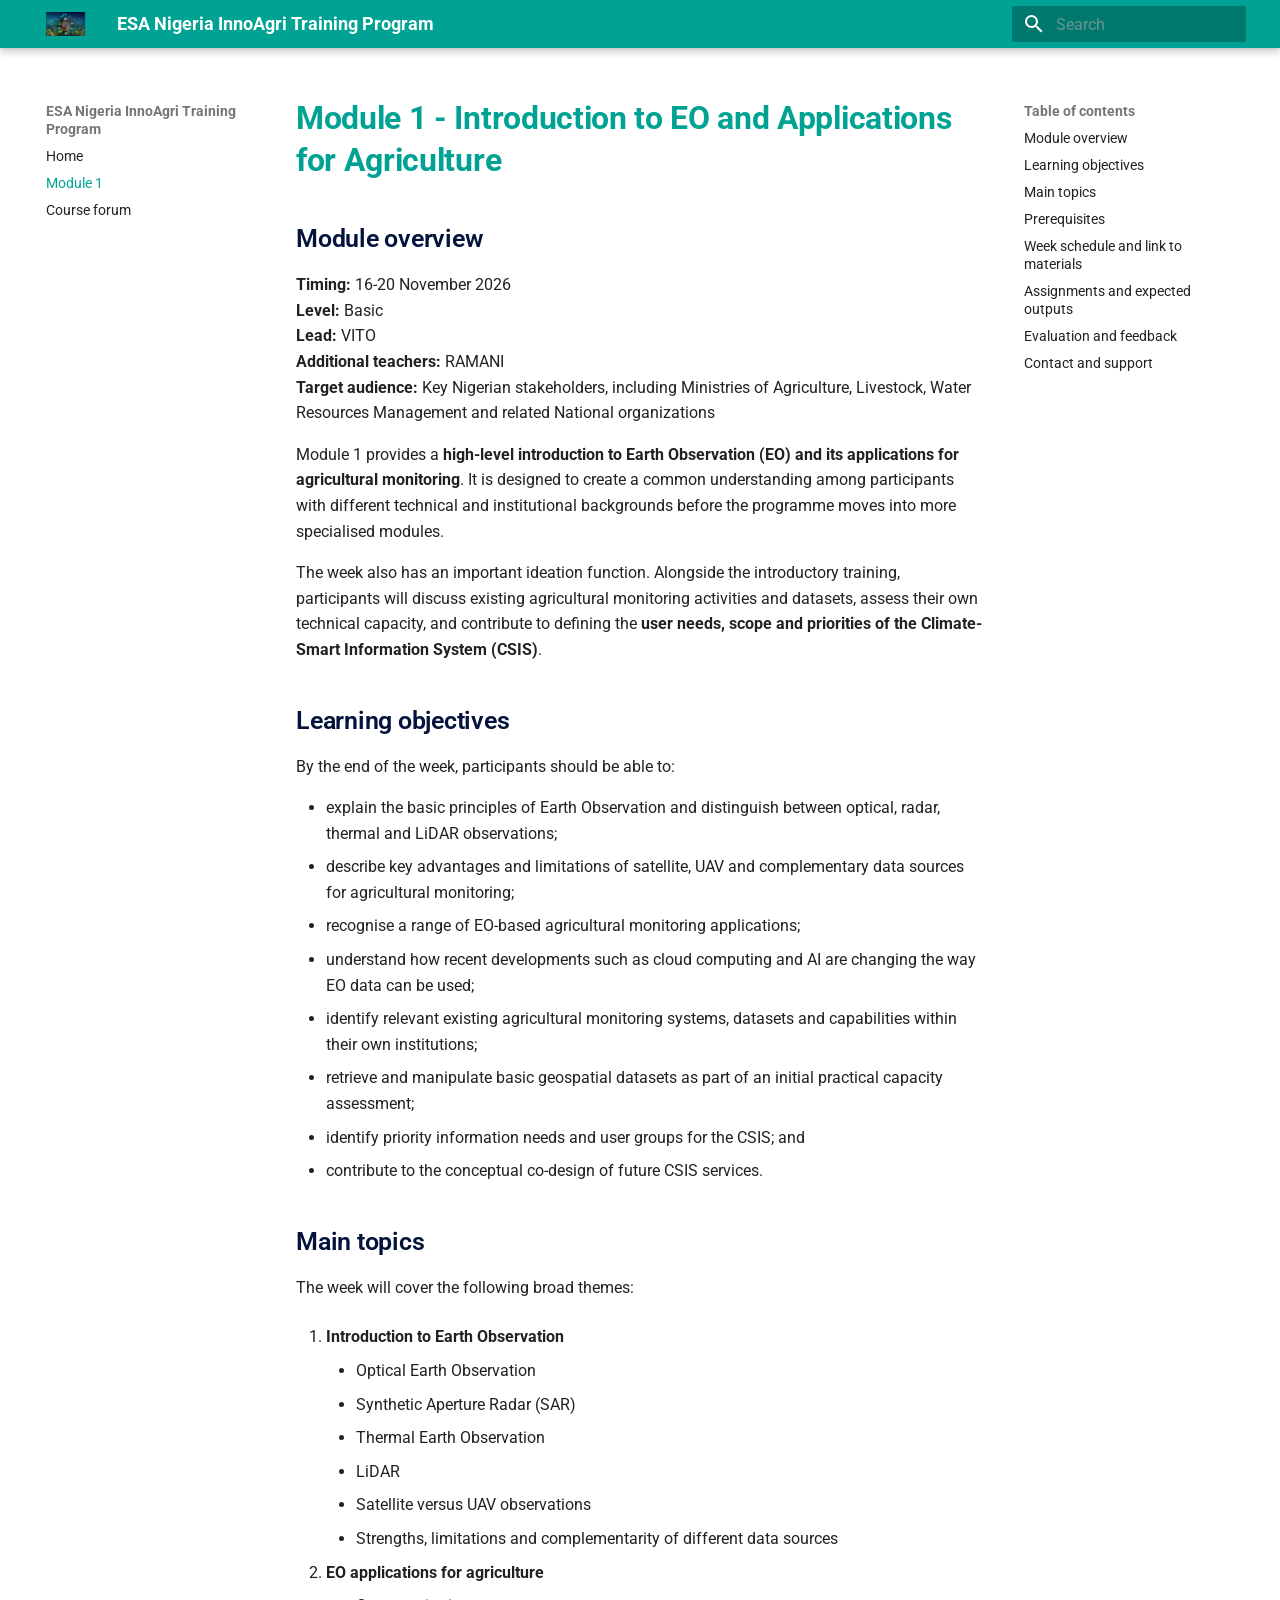
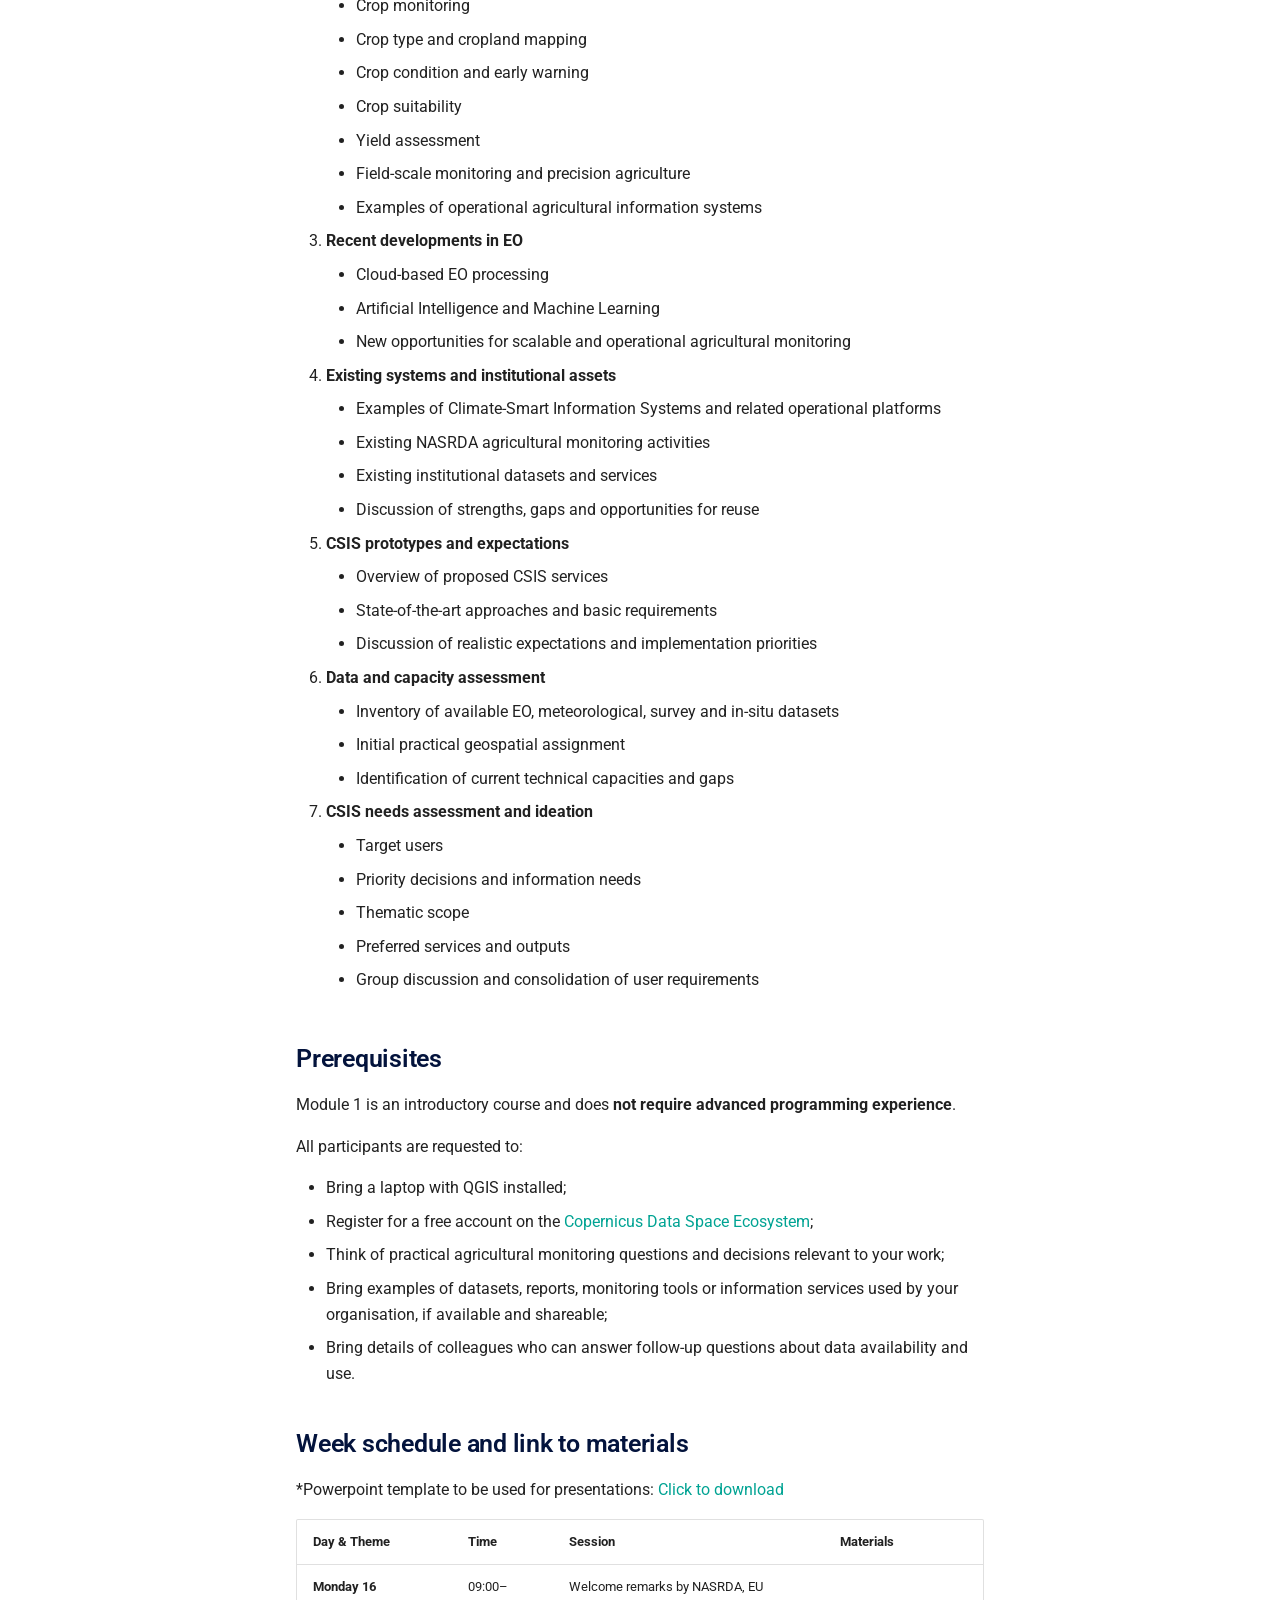
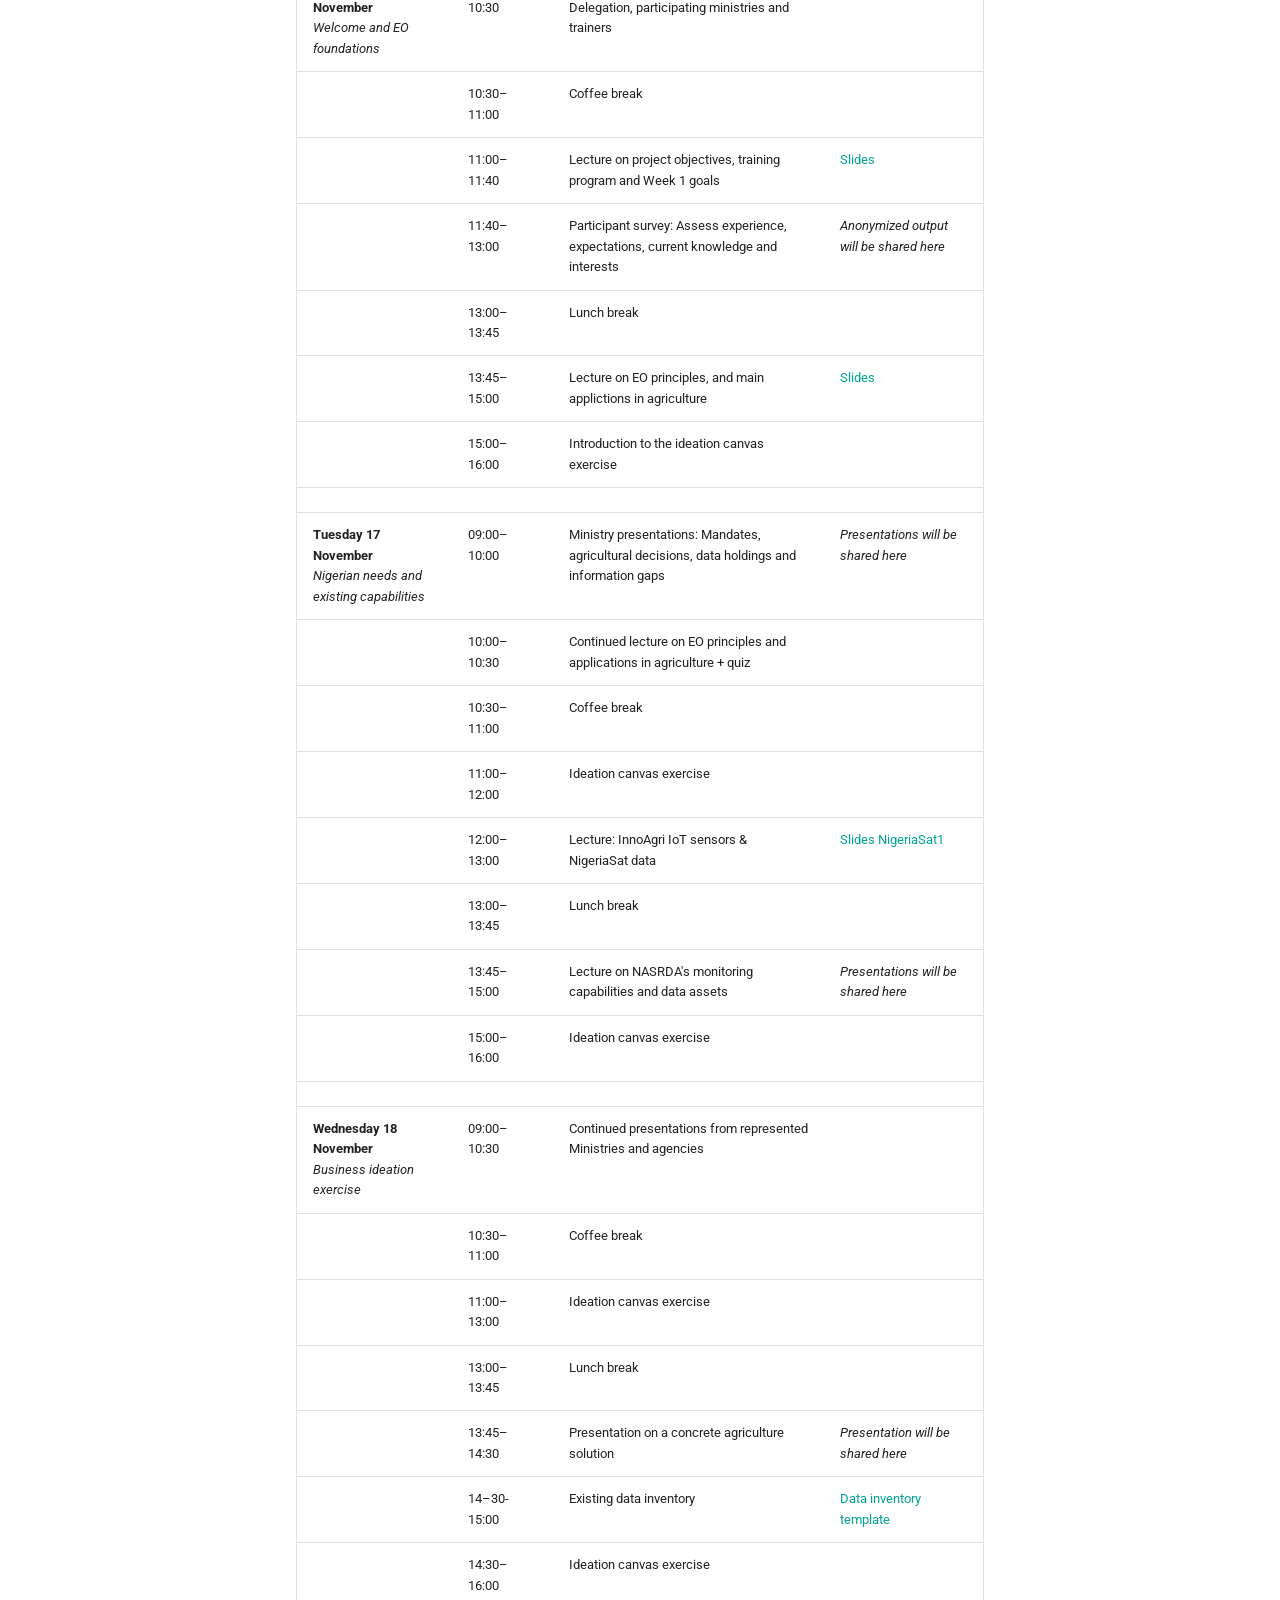
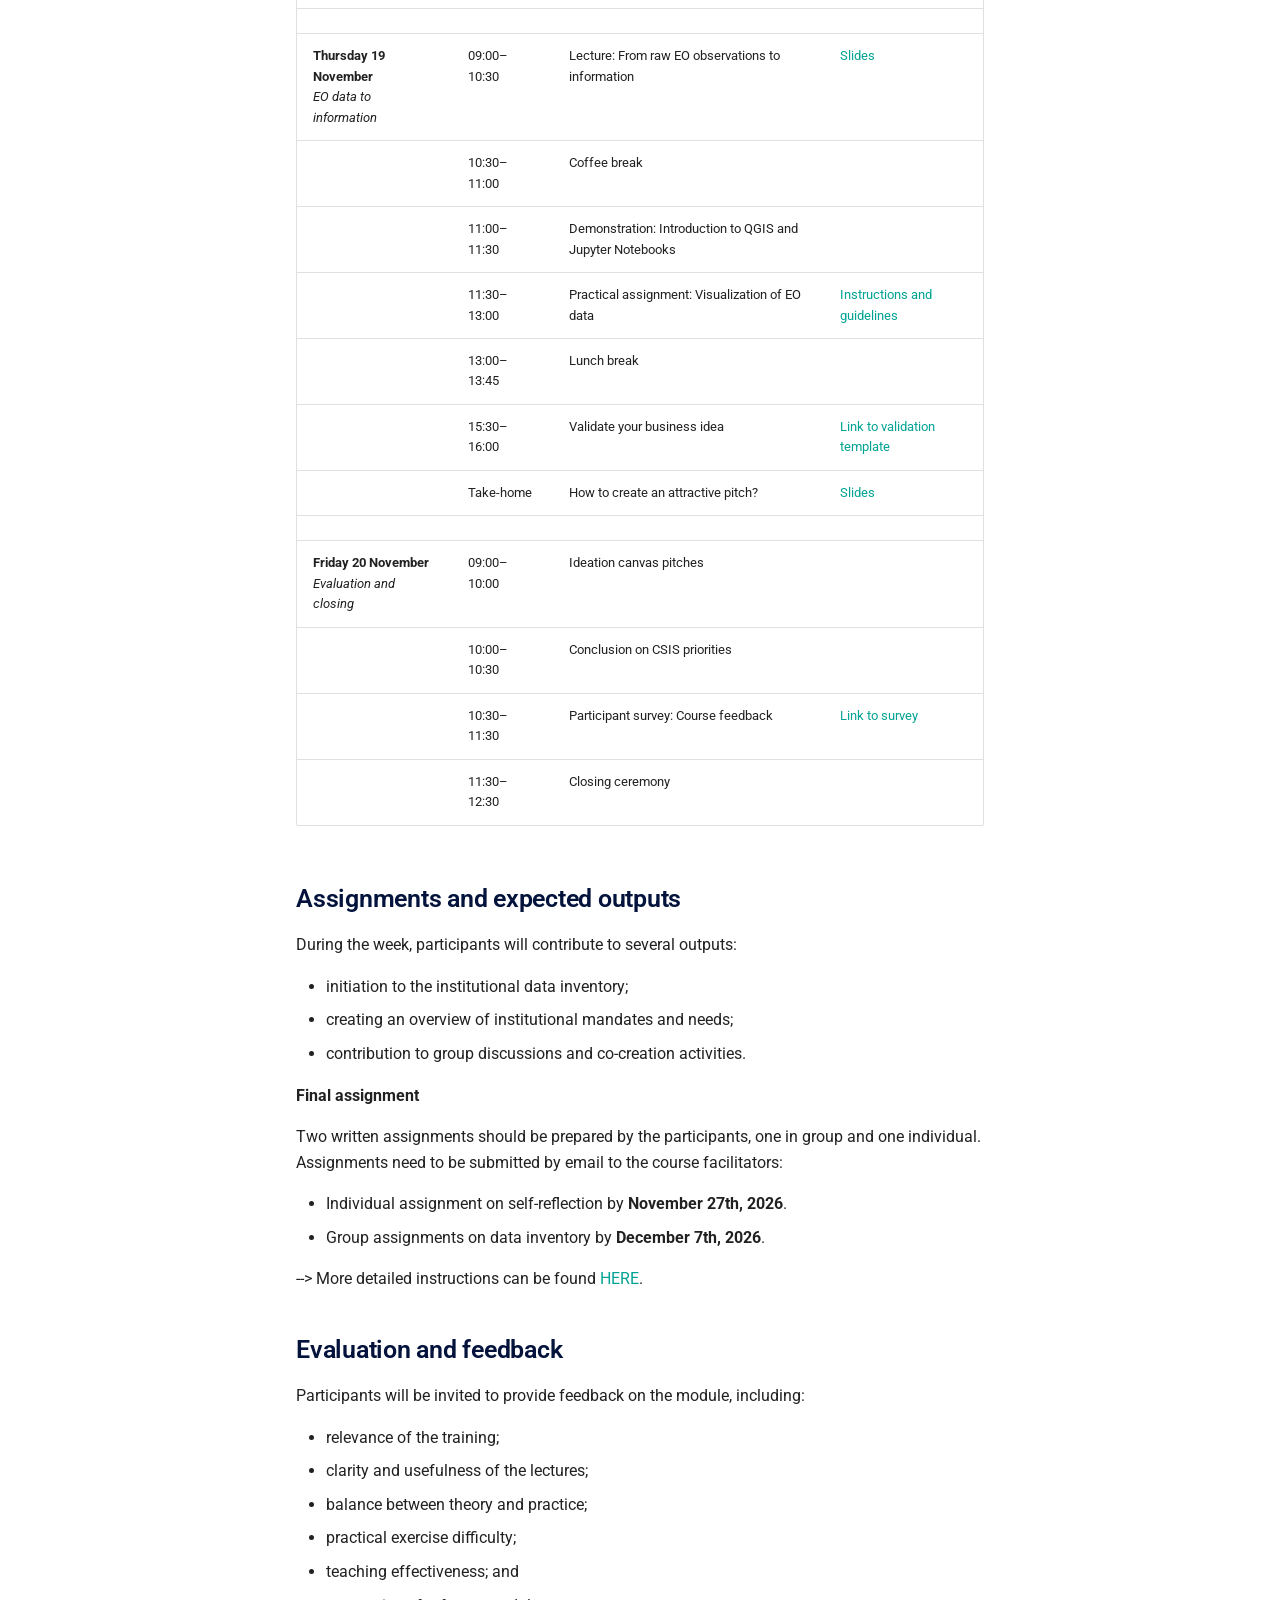
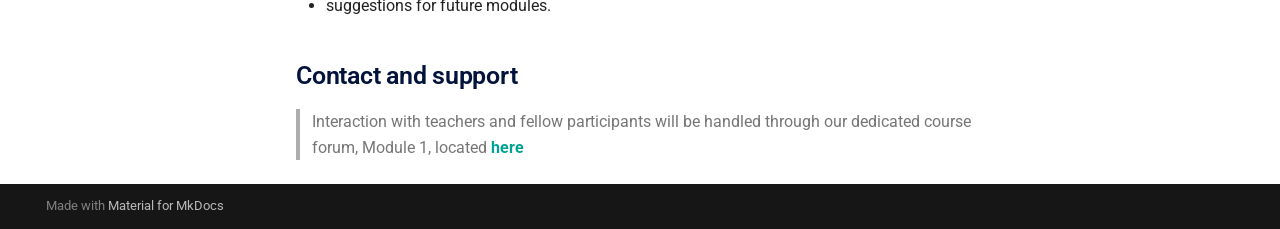
<file: module-01/index.html>
<!doctype html>
<html lang="en" class="no-js">
  <head>
    
      <meta charset="utf-8">
      <meta name="viewport" content="width=device-width,initial-scale=1">
      
      
      
      
        <link rel="prev" href="..">
      
      
      
        
      
      
      <link rel="icon" href="../assets/images/favicon.png">
      <meta name="generator" content="mkdocs-1.6.1, mkdocs-material-9.8.2">
    
    
      
        <title>Module 1 - ESA Nigeria InnoAgri Training Program</title>
      
    
    
      <link rel="stylesheet" href="../assets/stylesheets/main.57a0d79d.min.css">
      
        
        <link rel="stylesheet" href="../assets/stylesheets/palette.fb2fffe2.min.css">
      
      


    
    
      
    
    
      
        
        
        <link rel="preconnect" href="https://fonts.gstatic.com" crossorigin>
        <link rel="stylesheet" href="https://fonts.googleapis.com/css?family=Roboto:300,300i,400,400i,700,700i%7CRoboto+Mono:400,400i,700,700i&display=fallback">
        <style>:root{--md-text-font:"Roboto";--md-code-font:"Roboto Mono"}</style>
      
    
    
      <link rel="stylesheet" href="../stylesheets/extra.css">
    
    <script>__md_scope=new URL("..",location),__md_hash=e=>[...e].reduce(((e,_)=>(e<<5)-e+_.charCodeAt(0)),0),__md_get=(e,_=localStorage,t=__md_scope)=>JSON.parse(_.getItem(t.pathname+"."+e)),__md_set=(e,_,t=localStorage,a=__md_scope)=>{try{t.setItem(a.pathname+"."+e,JSON.stringify(_))}catch(e){}}</script>
    
      

    
    
  </head>
  
  
    
    
    
    
    
    <body dir="ltr" data-md-color-scheme="default" data-md-color-primary="custom" data-md-color-accent="custom">
  
    
    <input class="md-toggle" data-md-toggle="drawer" type="checkbox" id="__drawer" autocomplete="off">
    <input class="md-toggle" data-md-toggle="search" type="checkbox" id="__search" autocomplete="off">
    <label class="md-overlay" for="__drawer"></label>
    <div data-md-component="skip">
      
        
        <a href="#module-1-introduction-to-eo-and-applications-for-agriculture" class="md-skip">
          Skip to content
        </a>
      
    </div>
    <div data-md-component="announce">
      
    </div>
    
    
      

  

<header class="md-header md-header--shadow" data-md-component="header">
  <nav class="md-header__inner md-grid" aria-label="Header">
    <a href=".." title="ESA Nigeria InnoAgri Training Program" class="md-header__button md-logo" aria-label="ESA Nigeria InnoAgri Training Program" data-md-component="logo">
      
  <img src="../assets/images/Project_logo_small.png" alt="logo">

    </a>
    <label class="md-header__button md-icon" for="__drawer">
      
      <svg xmlns="http://www.w3.org/2000/svg" viewBox="0 0 24 24"><path d="M3 6h18v2H3zm0 5h18v2H3zm0 5h18v2H3z"/></svg>
    </label>
    <div class="md-header__title" data-md-component="header-title">
      <div class="md-header__ellipsis">
        <div class="md-header__topic">
          <span class="md-ellipsis">
            ESA Nigeria InnoAgri Training Program
          </span>
        </div>
        <div class="md-header__topic" data-md-component="header-topic">
          <span class="md-ellipsis">
            
              Module 1
            
          </span>
        </div>
      </div>
    </div>
    
      
    
    
    
    
      
      
        <label class="md-header__button md-icon" for="__search">
          
          <svg xmlns="http://www.w3.org/2000/svg" viewBox="0 0 24 24"><path d="M9.5 3A6.5 6.5 0 0 1 16 9.5c0 1.61-.59 3.09-1.56 4.23l.27.27h.79l5 5-1.5 1.5-5-5v-.79l-.27-.27A6.52 6.52 0 0 1 9.5 16 6.5 6.5 0 0 1 3 9.5 6.5 6.5 0 0 1 9.5 3m0 2C7 5 5 7 5 9.5S7 14 9.5 14 14 12 14 9.5 12 5 9.5 5"/></svg>
        </label>
        <div class="md-search" data-md-component="search" role="dialog">
  <label class="md-search__overlay" for="__search"></label>
  <div class="md-search__inner" role="search">
    <form class="md-search__form" name="search">
      <input type="text" class="md-search__input" name="query" aria-label="Search" placeholder="Search" autocapitalize="off" autocorrect="off" autocomplete="off" spellcheck="false" data-md-component="search-query" required>
      <label class="md-search__icon md-icon" for="__search">
        
        <svg xmlns="http://www.w3.org/2000/svg" viewBox="0 0 24 24"><path d="M9.5 3A6.5 6.5 0 0 1 16 9.5c0 1.61-.59 3.09-1.56 4.23l.27.27h.79l5 5-1.5 1.5-5-5v-.79l-.27-.27A6.52 6.52 0 0 1 9.5 16 6.5 6.5 0 0 1 3 9.5 6.5 6.5 0 0 1 9.5 3m0 2C7 5 5 7 5 9.5S7 14 9.5 14 14 12 14 9.5 12 5 9.5 5"/></svg>
        
        <svg xmlns="http://www.w3.org/2000/svg" viewBox="0 0 24 24"><path d="M20 11v2H8l5.5 5.5-1.42 1.42L4.16 12l7.92-7.92L13.5 5.5 8 11z"/></svg>
      </label>
      <nav class="md-search__options" aria-label="Search">
        
        <button type="reset" class="md-search__icon md-icon" title="Clear" aria-label="Clear" tabindex="-1">
          
          <svg xmlns="http://www.w3.org/2000/svg" viewBox="0 0 24 24"><path d="M19 6.41 17.59 5 12 10.59 6.41 5 5 6.41 10.59 12 5 17.59 6.41 19 12 13.41 17.59 19 19 17.59 13.41 12z"/></svg>
        </button>
      </nav>
      
    </form>
    <div class="md-search__output">
      <div class="md-search__scrollwrap" tabindex="0" data-md-scrollfix>
        <div class="md-search-result" data-md-component="search-result">
          <div class="md-search-result__meta">
            Initializing search
          </div>
          <ol class="md-search-result__list" role="presentation"></ol>
        </div>
      </div>
    </div>
  </div>
</div>
      
    
    
  </nav>
  
</header>
    
    <div class="md-container" data-md-component="container">
      
      
        
          
        
      
      <main class="md-main" data-md-component="main">
        <div class="md-main__inner md-grid">
          
            
              
              <div class="md-sidebar md-sidebar--primary" data-md-component="sidebar" data-md-type="navigation" >
                <div class="md-sidebar__scrollwrap">
                  <div class="md-sidebar__inner">
                    



<nav class="md-nav md-nav--primary" aria-label="Navigation" data-md-level="0">
  <label class="md-nav__title" for="__drawer">
    <a href=".." title="ESA Nigeria InnoAgri Training Program" class="md-nav__button md-logo" aria-label="ESA Nigeria InnoAgri Training Program" data-md-component="logo">
      
  <img src="../assets/images/Project_logo_small.png" alt="logo">

    </a>
    ESA Nigeria InnoAgri Training Program
  </label>
  
  <ul class="md-nav__list" data-md-scrollfix>
    
      
      
  
  
  
  
    <li class="md-nav__item">
      <a href=".." class="md-nav__link">
        
  
  
  <span class="md-ellipsis">
    
  
    Home
  

    
  </span>
  
  

      </a>
    </li>
  

    
      
      
  
  
    
  
  
  
    <li class="md-nav__item md-nav__item--active">
      
      <input class="md-nav__toggle md-toggle" type="checkbox" id="__toc">
      
      
        
      
      
        <label class="md-nav__link md-nav__link--active" for="__toc">
          
  
  
  <span class="md-ellipsis">
    
  
    Module 1
  

    
  </span>
  
  

          <span class="md-nav__icon md-icon"></span>
        </label>
      
      <a href="./" class="md-nav__link md-nav__link--active">
        
  
  
  <span class="md-ellipsis">
    
  
    Module 1
  

    
  </span>
  
  

      </a>
      
        

<nav class="md-nav md-nav--secondary" aria-label="Table of contents">
  
  
  
    
  
  
    <label class="md-nav__title" for="__toc">
      <span class="md-nav__icon md-icon"></span>
      Table of contents
    </label>
    <ul class="md-nav__list" data-md-component="toc" data-md-scrollfix>
      
        <li class="md-nav__item">
  <a href="#module-overview" class="md-nav__link">
    <span class="md-ellipsis">
      
        Module overview
      
    </span>
  </a>
  
</li>
      
        <li class="md-nav__item">
  <a href="#learning-objectives" class="md-nav__link">
    <span class="md-ellipsis">
      
        Learning objectives
      
    </span>
  </a>
  
</li>
      
        <li class="md-nav__item">
  <a href="#main-topics" class="md-nav__link">
    <span class="md-ellipsis">
      
        Main topics
      
    </span>
  </a>
  
</li>
      
        <li class="md-nav__item">
  <a href="#prerequisites" class="md-nav__link">
    <span class="md-ellipsis">
      
        Prerequisites
      
    </span>
  </a>
  
</li>
      
        <li class="md-nav__item">
  <a href="#week-schedule-and-link-to-materials" class="md-nav__link">
    <span class="md-ellipsis">
      
        Week schedule and link to materials
      
    </span>
  </a>
  
</li>
      
        <li class="md-nav__item">
  <a href="#assignments-and-expected-outputs" class="md-nav__link">
    <span class="md-ellipsis">
      
        Assignments and expected outputs
      
    </span>
  </a>
  
</li>
      
        <li class="md-nav__item">
  <a href="#evaluation-and-feedback" class="md-nav__link">
    <span class="md-ellipsis">
      
        Evaluation and feedback
      
    </span>
  </a>
  
</li>
      
        <li class="md-nav__item">
  <a href="#contact-and-support" class="md-nav__link">
    <span class="md-ellipsis">
      
        Contact and support
      
    </span>
  </a>
  
</li>
      
    </ul>
  
</nav>
      
    </li>
  

    
      
      
  
  
  
  
    <li class="md-nav__item">
      <a href="https://github.com/ESA-Nigeria-InnoAgri/InnoAgri-training/discussions" class="md-nav__link">
        
  
  
  <span class="md-ellipsis">
    
  
    Course forum
  

    
  </span>
  
  

      </a>
    </li>
  

    
  </ul>
</nav>
                  </div>
                </div>
              </div>
            
            
              
              <div class="md-sidebar md-sidebar--secondary" data-md-component="sidebar" data-md-type="toc" >
                <div class="md-sidebar__scrollwrap">
                  <div class="md-sidebar__inner">
                    

<nav class="md-nav md-nav--secondary" aria-label="Table of contents">
  
  
  
    
  
  
    <label class="md-nav__title" for="__toc">
      <span class="md-nav__icon md-icon"></span>
      Table of contents
    </label>
    <ul class="md-nav__list" data-md-component="toc" data-md-scrollfix>
      
        <li class="md-nav__item">
  <a href="#module-overview" class="md-nav__link">
    <span class="md-ellipsis">
      
        Module overview
      
    </span>
  </a>
  
</li>
      
        <li class="md-nav__item">
  <a href="#learning-objectives" class="md-nav__link">
    <span class="md-ellipsis">
      
        Learning objectives
      
    </span>
  </a>
  
</li>
      
        <li class="md-nav__item">
  <a href="#main-topics" class="md-nav__link">
    <span class="md-ellipsis">
      
        Main topics
      
    </span>
  </a>
  
</li>
      
        <li class="md-nav__item">
  <a href="#prerequisites" class="md-nav__link">
    <span class="md-ellipsis">
      
        Prerequisites
      
    </span>
  </a>
  
</li>
      
        <li class="md-nav__item">
  <a href="#week-schedule-and-link-to-materials" class="md-nav__link">
    <span class="md-ellipsis">
      
        Week schedule and link to materials
      
    </span>
  </a>
  
</li>
      
        <li class="md-nav__item">
  <a href="#assignments-and-expected-outputs" class="md-nav__link">
    <span class="md-ellipsis">
      
        Assignments and expected outputs
      
    </span>
  </a>
  
</li>
      
        <li class="md-nav__item">
  <a href="#evaluation-and-feedback" class="md-nav__link">
    <span class="md-ellipsis">
      
        Evaluation and feedback
      
    </span>
  </a>
  
</li>
      
        <li class="md-nav__item">
  <a href="#contact-and-support" class="md-nav__link">
    <span class="md-ellipsis">
      
        Contact and support
      
    </span>
  </a>
  
</li>
      
    </ul>
  
</nav>
                  </div>
                </div>
              </div>
            
          
          
            <div class="md-content" data-md-component="content">
              
              <article class="md-content__inner md-typeset">
                
                  



<h1 id="module-1-introduction-to-eo-and-applications-for-agriculture">Module 1 - Introduction to EO and Applications for Agriculture</h1>
<h2 id="module-overview">Module overview</h2>
<p><strong>Timing:</strong> 16-20 November 2026<br />
<strong>Level:</strong> Basic<br />
<strong>Lead:</strong> VITO<br />
<strong>Additional teachers:</strong> RAMANI<br />
<strong>Target audience:</strong> Key Nigerian stakeholders, including Ministries of Agriculture, Livestock, Water Resources Management and related National organizations</p>
<p>Module 1 provides a <strong>high-level introduction to Earth Observation (EO) and its applications for agricultural monitoring</strong>. It is designed to create a common understanding among participants with different technical and institutional backgrounds before the programme moves into more specialised modules.</p>
<p>The week also has an important ideation function. Alongside the introductory training, participants will discuss existing agricultural monitoring activities and datasets, assess their own technical capacity, and contribute to defining the <strong>user needs, scope and priorities of the Climate-Smart Information System (CSIS)</strong>.</p>
<h2 id="learning-objectives">Learning objectives</h2>
<p>By the end of the week, participants should be able to:</p>
<ul>
<li>explain the basic principles of Earth Observation and distinguish between optical, radar, thermal and LiDAR observations;</li>
<li>describe key advantages and limitations of satellite, UAV and complementary data sources for agricultural monitoring;</li>
<li>recognise a range of EO-based agricultural monitoring applications;</li>
<li>understand how recent developments such as cloud computing and AI are changing the way EO data can be used;</li>
<li>identify relevant existing agricultural monitoring systems, datasets and capabilities within their own institutions;</li>
<li>retrieve and manipulate basic geospatial datasets as part of an initial practical capacity assessment;</li>
<li>identify priority information needs and user groups for the CSIS; and</li>
<li>contribute to the conceptual co-design of future CSIS services.</li>
</ul>
<h2 id="main-topics">Main topics</h2>
<p>The week will cover the following broad themes:</p>
<ol>
<li>
<p><strong>Introduction to Earth Observation</strong></p>
<ul>
<li>Optical Earth Observation</li>
<li>Synthetic Aperture Radar (SAR)</li>
<li>Thermal Earth Observation</li>
<li>LiDAR</li>
<li>Satellite versus UAV observations</li>
<li>Strengths, limitations and complementarity of different data sources</li>
</ul>
</li>
<li>
<p><strong>EO applications for agriculture</strong></p>
<ul>
<li>Crop monitoring</li>
<li>Crop type and cropland mapping</li>
<li>Crop condition and early warning</li>
<li>Crop suitability</li>
<li>Yield assessment</li>
<li>Field-scale monitoring and precision agriculture</li>
<li>Examples of operational agricultural information systems</li>
</ul>
</li>
<li>
<p><strong>Recent developments in EO</strong></p>
<ul>
<li>Cloud-based EO processing</li>
<li>Artificial Intelligence and Machine Learning</li>
<li>New opportunities for scalable and operational agricultural monitoring</li>
</ul>
</li>
<li>
<p><strong>Existing systems and institutional assets</strong></p>
<ul>
<li>Examples of Climate-Smart Information Systems and related operational platforms</li>
<li>Existing NASRDA agricultural monitoring activities</li>
<li>Existing institutional datasets and services</li>
<li>Discussion of strengths, gaps and opportunities for reuse</li>
</ul>
</li>
<li>
<p><strong>CSIS prototypes and expectations</strong></p>
<ul>
<li>Overview of proposed CSIS services</li>
<li>State-of-the-art approaches and basic requirements</li>
<li>Discussion of realistic expectations and implementation priorities</li>
</ul>
</li>
<li>
<p><strong>Data and capacity assessment</strong></p>
<ul>
<li>Inventory of available EO, meteorological, survey and in-situ datasets</li>
<li>Initial practical geospatial assignment</li>
<li>Identification of current technical capacities and gaps</li>
</ul>
</li>
<li>
<p><strong>CSIS needs assessment and ideation</strong></p>
<ul>
<li>Target users</li>
<li>Priority decisions and information needs</li>
<li>Thematic scope</li>
<li>Preferred services and outputs</li>
<li>Group discussion and consolidation of user requirements</li>
</ul>
</li>
</ol>
<h2 id="prerequisites">Prerequisites</h2>
<p>Module 1 is an introductory course and does <strong>not require advanced programming experience</strong>.</p>
<p>All participants are requested to:</p>
<ul>
<li>Bring a laptop with QGIS installed;</li>
<li>Register for a free account on the <a href="https://dataspace.copernicus.eu/">Copernicus Data Space Ecosystem</a>;<br></li>
<li>Think of practical agricultural monitoring questions and decisions relevant to your work;<br></li>
<li>Bring examples of datasets, reports, monitoring tools or information services used by your organisation, if available and shareable;<br></li>
<li>Bring details of colleagues who can answer follow-up questions about data availability and use.<br></li>
</ul>
<h2 id="week-schedule-and-link-to-materials">Week schedule and link to materials</h2>
<p>*Powerpoint template to be used for presentations: <a href="resources/InnoAgri_Template_Module-1.pptx">Click to download</a></p>
<table>
<thead>
<tr>
<th style="text-align: left;">Day &amp; Theme</th>
<th style="text-align: left;">Time</th>
<th style="text-align: left;">Session</th>
<th style="text-align: left;">Materials</th>
</tr>
</thead>
<tbody>
<tr>
<td style="text-align: left;"><strong>Monday 16 November</strong><br><em>Welcome and EO foundations</em></td>
<td style="text-align: left;">09:00–10:30</td>
<td style="text-align: left;">Welcome remarks by NASRDA, EU Delegation, participating ministries and trainers</td>
<td style="text-align: left;"></td>
</tr>
<tr>
<td style="text-align: left;"></td>
<td style="text-align: left;">10:30–11:00</td>
<td style="text-align: left;">Coffee break</td>
<td style="text-align: left;"></td>
</tr>
<tr>
<td style="text-align: left;"></td>
<td style="text-align: left;">11:00–11:40</td>
<td style="text-align: left;">Lecture on project objectives, training program and Week 1 goals</td>
<td style="text-align: left;"><a href="resources/lectures/1_project_intro.pdf">Slides</a></td>
</tr>
<tr>
<td style="text-align: left;"></td>
<td style="text-align: left;">11:40–13:00</td>
<td style="text-align: left;">Participant survey: Assess experience, expectations, current knowledge and interests</td>
<td style="text-align: left;"><em>Anonymized output will be shared here</em></td>
</tr>
<tr>
<td style="text-align: left;"></td>
<td style="text-align: left;">13:00–13:45</td>
<td style="text-align: left;">Lunch break</td>
<td style="text-align: left;"></td>
</tr>
<tr>
<td style="text-align: left;"></td>
<td style="text-align: left;">13:45–15:00</td>
<td style="text-align: left;">Lecture on EO principles, and main applictions in agriculture</td>
<td style="text-align: left;"><a href="resources/lectures/3_Introduction_EO_for_agriculture.pdf">Slides</a></td>
</tr>
<tr>
<td style="text-align: left;"></td>
<td style="text-align: left;">15:00–16:00</td>
<td style="text-align: left;">Introduction to the ideation canvas exercise</td>
<td style="text-align: left;"></td>
</tr>
<tr>
<td style="text-align: left;"></td>
<td style="text-align: left;"></td>
<td style="text-align: left;"></td>
<td style="text-align: left;"></td>
</tr>
<tr>
<td style="text-align: left;"><strong>Tuesday 17 November</strong><br><em>Nigerian needs and existing capabilities</em></td>
<td style="text-align: left;">09:00–10:00</td>
<td style="text-align: left;">Ministry presentations: Mandates, agricultural decisions, data holdings and information gaps</td>
<td style="text-align: left;"><em>Presentations will be shared here</em></td>
</tr>
<tr>
<td style="text-align: left;"></td>
<td style="text-align: left;">10:00–10:30</td>
<td style="text-align: left;">Continued lecture on EO principles and applications in agriculture + quiz</td>
<td style="text-align: left;"></td>
</tr>
<tr>
<td style="text-align: left;"></td>
<td style="text-align: left;">10:30–11:00</td>
<td style="text-align: left;">Coffee break</td>
<td style="text-align: left;"></td>
</tr>
<tr>
<td style="text-align: left;"></td>
<td style="text-align: left;">11:00–12:00</td>
<td style="text-align: left;">Ideation canvas exercise</td>
<td style="text-align: left;"></td>
</tr>
<tr>
<td style="text-align: left;"></td>
<td style="text-align: left;">12:00–13:00</td>
<td style="text-align: left;">Lecture: InnoAgri IoT sensors &amp; NigeriaSat data</td>
<td style="text-align: left;"><a href="resources/lectures/5_NigeriaSat1_Image_Cleaning.pdf">Slides NigeriaSat1</a></td>
</tr>
<tr>
<td style="text-align: left;"></td>
<td style="text-align: left;">13:00–13:45</td>
<td style="text-align: left;">Lunch break</td>
<td style="text-align: left;"></td>
</tr>
<tr>
<td style="text-align: left;"></td>
<td style="text-align: left;">13:45–15:00</td>
<td style="text-align: left;">Lecture on NASRDA's monitoring capabilities and data assets</td>
<td style="text-align: left;"><em>Presentations will be shared here</em></td>
</tr>
<tr>
<td style="text-align: left;"></td>
<td style="text-align: left;">15:00–16:00</td>
<td style="text-align: left;">Ideation canvas exercise</td>
<td style="text-align: left;"></td>
</tr>
<tr>
<td style="text-align: left;"></td>
<td style="text-align: left;"></td>
<td style="text-align: left;"></td>
<td style="text-align: left;"></td>
</tr>
<tr>
<td style="text-align: left;"><strong>Wednesday 18 November</strong><br><em>Business ideation exercise</em></td>
<td style="text-align: left;">09:00–10:30</td>
<td style="text-align: left;">Continued presentations from represented Ministries and agencies</td>
<td style="text-align: left;"></td>
</tr>
<tr>
<td style="text-align: left;"></td>
<td style="text-align: left;">10:30–11:00</td>
<td style="text-align: left;">Coffee break</td>
<td style="text-align: left;"></td>
</tr>
<tr>
<td style="text-align: left;"></td>
<td style="text-align: left;">11:00–13:00</td>
<td style="text-align: left;">Ideation canvas exercise</td>
<td style="text-align: left;"></td>
</tr>
<tr>
<td style="text-align: left;"></td>
<td style="text-align: left;">13:00–13:45</td>
<td style="text-align: left;">Lunch break</td>
<td style="text-align: left;"></td>
</tr>
<tr>
<td style="text-align: left;"></td>
<td style="text-align: left;">13:45–14:30</td>
<td style="text-align: left;">Presentation on a concrete agriculture solution</td>
<td style="text-align: left;"><em>Presentation will be shared here</em></td>
</tr>
<tr>
<td style="text-align: left;"></td>
<td style="text-align: left;">14–30-15:00</td>
<td style="text-align: left;">Existing data inventory</td>
<td style="text-align: left;"><a href="resources/lectures/8_Data_inventory.pptx">Data inventory template</a></td>
</tr>
<tr>
<td style="text-align: left;"></td>
<td style="text-align: left;">14:30–16:00</td>
<td style="text-align: left;">Ideation canvas exercise</td>
<td style="text-align: left;"></td>
</tr>
<tr>
<td style="text-align: left;"></td>
<td style="text-align: left;"></td>
<td style="text-align: left;"></td>
<td style="text-align: left;"></td>
</tr>
<tr>
<td style="text-align: left;"><strong>Thursday 19 November</strong><br><em>EO data to information</em></td>
<td style="text-align: left;">09:00–10:30</td>
<td style="text-align: left;">Lecture: From raw EO observations to information</td>
<td style="text-align: left;"><a href="resources/lectures/9_Data_to_information.pdf">Slides</a></td>
</tr>
<tr>
<td style="text-align: left;"></td>
<td style="text-align: left;">10:30–11:00</td>
<td style="text-align: left;">Coffee break</td>
<td style="text-align: left;"></td>
</tr>
<tr>
<td style="text-align: left;"></td>
<td style="text-align: left;">11:00–11:30</td>
<td style="text-align: left;">Demonstration: Introduction to QGIS and Jupyter Notebooks</td>
<td style="text-align: left;"></td>
</tr>
<tr>
<td style="text-align: left;"></td>
<td style="text-align: left;">11:30–13:00</td>
<td style="text-align: left;">Practical assignment: Visualization of EO data</td>
<td style="text-align: left;"><a href="resources/lectures/10_InnoAgri_QGIS_Exercise.pdf">Instructions and guidelines</a></td>
</tr>
<tr>
<td style="text-align: left;"></td>
<td style="text-align: left;">13:00–13:45</td>
<td style="text-align: left;">Lunch break</td>
<td style="text-align: left;"></td>
</tr>
<tr>
<td style="text-align: left;"></td>
<td style="text-align: left;">15:30–16:00</td>
<td style="text-align: left;">Validate your business idea</td>
<td style="text-align: left;"><a href="https://docs.google.com/presentation/d/1ETkC3-aXxMxV8ojx4Ss_Zc5wi7HiRbG6pBw-LUhP2mI/edit?slide=id.g32cd06883c2_0_294#slide=id.g32cd06883c2_0_294">Link to validation template</a></td>
</tr>
<tr>
<td style="text-align: left;"></td>
<td style="text-align: left;">Take-home</td>
<td style="text-align: left;">How to create an attractive pitch?</td>
<td style="text-align: left;"><a href="resources/lectures/12_Pitching%20and%20branding-RAMANI.pdf">Slides</a></td>
</tr>
<tr>
<td style="text-align: left;"></td>
<td style="text-align: left;"></td>
<td style="text-align: left;"></td>
<td style="text-align: left;"></td>
</tr>
<tr>
<td style="text-align: left;"><strong>Friday 20 November</strong><br><em>Evaluation and closing</em></td>
<td style="text-align: left;">09:00–10:00</td>
<td style="text-align: left;">Ideation canvas pitches</td>
<td style="text-align: left;"></td>
</tr>
<tr>
<td style="text-align: left;"></td>
<td style="text-align: left;">10:00–10:30</td>
<td style="text-align: left;">Conclusion on CSIS priorities</td>
<td style="text-align: left;"></td>
</tr>
<tr>
<td style="text-align: left;"></td>
<td style="text-align: left;">10:30–11:30</td>
<td style="text-align: left;">Participant survey: Course feedback</td>
<td style="text-align: left;"><a href="https://form.menti.com/s/alczx9fqzabw">Link to survey</a></td>
</tr>
<tr>
<td style="text-align: left;"></td>
<td style="text-align: left;">11:30–12:30</td>
<td style="text-align: left;">Closing ceremony</td>
<td style="text-align: left;"></td>
</tr>
</tbody>
</table>
<h2 id="assignments-and-expected-outputs">Assignments and expected outputs</h2>
<p>During the week, participants will contribute to several outputs:</p>
<ul>
<li>initiation to the institutional data inventory;</li>
<li>creating an overview of institutional mandates and needs;</li>
<li>contribution to group discussions and co-creation activities.</li>
</ul>
<p><strong>Final assignment</strong></p>
<p>Two written assignments should be prepared by the participants, one in group and one individual.
Assignments need to be submitted by email to the course facilitators:</p>
<ul>
<li>Individual assignment on self-reflection by <strong>November 27th, 2026</strong>.</li>
<li>Group assignments on data inventory by <strong>December 7th, 2026</strong>.</li>
</ul>
<p>--&gt; More detailed instructions can be found <a href="resources/lectures/13_InnoAgri_week1_final_assignment.pdf">HERE</a>.</p>
<h2 id="evaluation-and-feedback">Evaluation and feedback</h2>
<p>Participants will be invited to provide feedback on the module, including:</p>
<ul>
<li>relevance of the training;</li>
<li>clarity and usefulness of the lectures;</li>
<li>balance between theory and practice;</li>
<li>practical exercise difficulty;</li>
<li>teaching effectiveness; and</li>
<li>suggestions for future modules.</li>
</ul>
<h2 id="contact-and-support">Contact and support</h2>
<blockquote>
<p>Interaction with teachers and fellow participants will be handled through our dedicated course forum, Module 1, located <a href="https://github.com/ESA-Nigeria-InnoAgri/InnoAgri-training/discussions/categories/module-1-introduction-to-eo-for-agriculture"><strong>here</strong></a></p>
</blockquote>












                
              </article>
            </div>
          
          
<script>var target=document.getElementById(location.hash.slice(1));target&&target.name&&(target.checked=target.name.startsWith("__tabbed_"))</script>
        </div>
        
      </main>
      
        <footer class="md-footer">
  
  <div class="md-footer-meta md-typeset">
    <div class="md-footer-meta__inner md-grid">
      <div class="md-copyright">
  
  
    Made with
    <a href="https://squidfunk.github.io/mkdocs-material/" target="_blank" rel="noopener">
      Material for MkDocs
    </a>
  
</div>
      
    </div>
  </div>
</footer>
      
    </div>
    <div class="md-dialog" data-md-component="dialog">
      <div class="md-dialog__inner md-typeset"></div>
    </div>
    
    
    
      
      
      <script id="__config" type="application/json">{"annotate": null, "base": "..", "features": [], "search": "../assets/javascripts/workers/search.a7633da7.min.js", "tags": null, "translations": {"clipboard.copied": "Copied to clipboard", "clipboard.copy": "Copy to clipboard", "search.result.more.one": "1 more on this page", "search.result.more.other": "# more on this page", "search.result.none": "No matching documents", "search.result.one": "1 matching document", "search.result.other": "# matching documents", "search.result.placeholder": "Type to start searching", "search.result.term.missing": "Missing", "select.version": "Select version"}, "version": null}</script>
    
    
      <script src="../assets/javascripts/bundle.a5f9d56c.min.js"></script>
      
    
  </body>
</html>
</file>
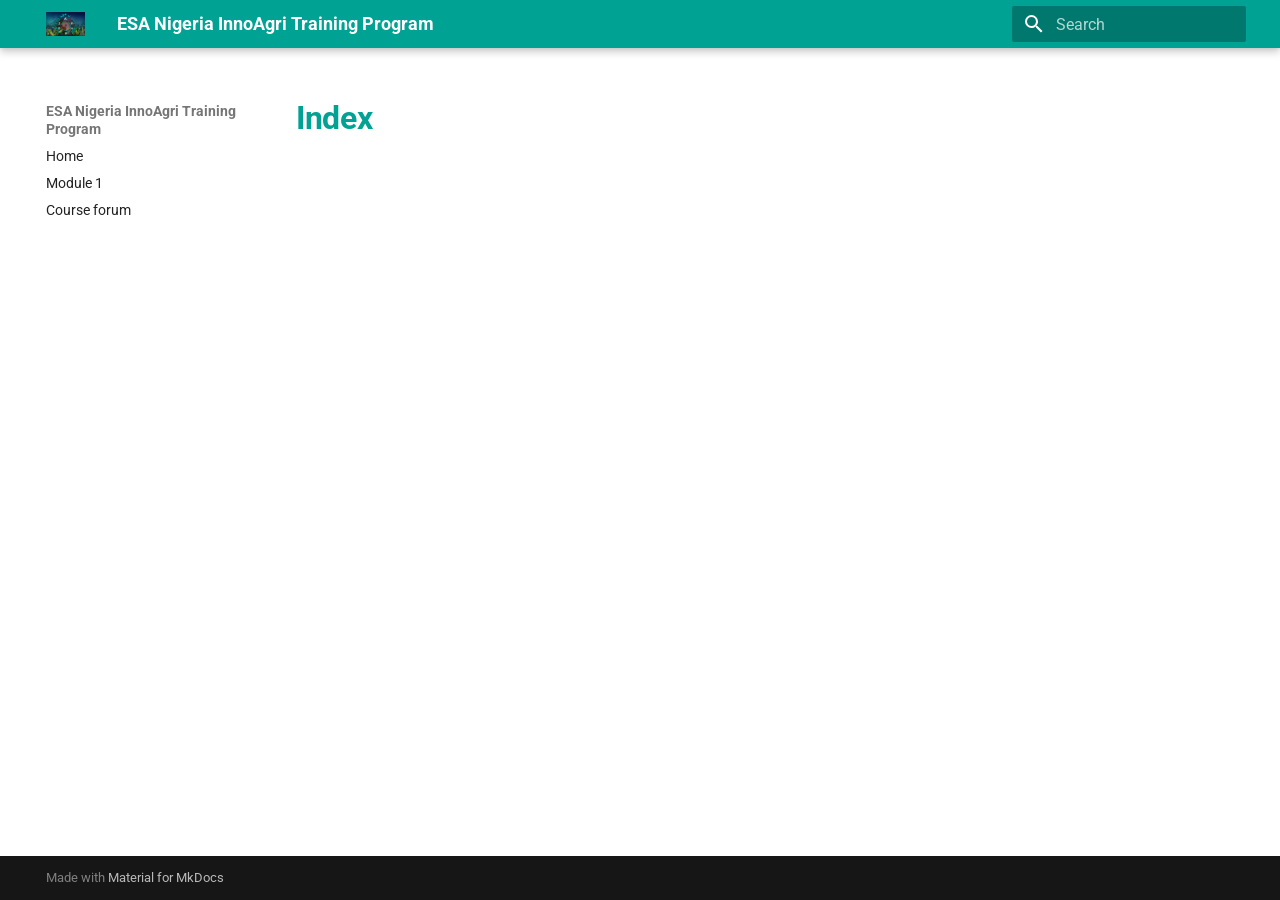
<file: module-02/index.html>
<!doctype html>
<html lang="en" class="no-js">
  <head>
    
      <meta charset="utf-8">
      <meta name="viewport" content="width=device-width,initial-scale=1">
      
      
      
      
      
      
        
      
      
      <link rel="icon" href="../assets/images/favicon.png">
      <meta name="generator" content="mkdocs-1.6.1, mkdocs-material-9.8.2">
    
    
      
        <title>Index - ESA Nigeria InnoAgri Training Program</title>
      
    
    
      <link rel="stylesheet" href="../assets/stylesheets/main.57a0d79d.min.css">
      
        
        <link rel="stylesheet" href="../assets/stylesheets/palette.fb2fffe2.min.css">
      
      


    
    
      
    
    
      
        
        
        <link rel="preconnect" href="https://fonts.gstatic.com" crossorigin>
        <link rel="stylesheet" href="https://fonts.googleapis.com/css?family=Roboto:300,300i,400,400i,700,700i%7CRoboto+Mono:400,400i,700,700i&display=fallback">
        <style>:root{--md-text-font:"Roboto";--md-code-font:"Roboto Mono"}</style>
      
    
    
      <link rel="stylesheet" href="../stylesheets/extra.css">
    
    <script>__md_scope=new URL("..",location),__md_hash=e=>[...e].reduce(((e,_)=>(e<<5)-e+_.charCodeAt(0)),0),__md_get=(e,_=localStorage,t=__md_scope)=>JSON.parse(_.getItem(t.pathname+"."+e)),__md_set=(e,_,t=localStorage,a=__md_scope)=>{try{t.setItem(a.pathname+"."+e,JSON.stringify(_))}catch(e){}}</script>
    
      

    
    
  </head>
  
  
    
    
    
    
    
    <body dir="ltr" data-md-color-scheme="default" data-md-color-primary="custom" data-md-color-accent="custom">
  
    
    <input class="md-toggle" data-md-toggle="drawer" type="checkbox" id="__drawer" autocomplete="off">
    <input class="md-toggle" data-md-toggle="search" type="checkbox" id="__search" autocomplete="off">
    <label class="md-overlay" for="__drawer"></label>
    <div data-md-component="skip">
      
    </div>
    <div data-md-component="announce">
      
    </div>
    
    
      

  

<header class="md-header md-header--shadow" data-md-component="header">
  <nav class="md-header__inner md-grid" aria-label="Header">
    <a href=".." title="ESA Nigeria InnoAgri Training Program" class="md-header__button md-logo" aria-label="ESA Nigeria InnoAgri Training Program" data-md-component="logo">
      
  <img src="../assets/images/Project_logo_small.png" alt="logo">

    </a>
    <label class="md-header__button md-icon" for="__drawer">
      
      <svg xmlns="http://www.w3.org/2000/svg" viewBox="0 0 24 24"><path d="M3 6h18v2H3zm0 5h18v2H3zm0 5h18v2H3z"/></svg>
    </label>
    <div class="md-header__title" data-md-component="header-title">
      <div class="md-header__ellipsis">
        <div class="md-header__topic">
          <span class="md-ellipsis">
            ESA Nigeria InnoAgri Training Program
          </span>
        </div>
        <div class="md-header__topic" data-md-component="header-topic">
          <span class="md-ellipsis">
            
              Index
            
          </span>
        </div>
      </div>
    </div>
    
      
    
    
    
    
      
      
        <label class="md-header__button md-icon" for="__search">
          
          <svg xmlns="http://www.w3.org/2000/svg" viewBox="0 0 24 24"><path d="M9.5 3A6.5 6.5 0 0 1 16 9.5c0 1.61-.59 3.09-1.56 4.23l.27.27h.79l5 5-1.5 1.5-5-5v-.79l-.27-.27A6.52 6.52 0 0 1 9.5 16 6.5 6.5 0 0 1 3 9.5 6.5 6.5 0 0 1 9.5 3m0 2C7 5 5 7 5 9.5S7 14 9.5 14 14 12 14 9.5 12 5 9.5 5"/></svg>
        </label>
        <div class="md-search" data-md-component="search" role="dialog">
  <label class="md-search__overlay" for="__search"></label>
  <div class="md-search__inner" role="search">
    <form class="md-search__form" name="search">
      <input type="text" class="md-search__input" name="query" aria-label="Search" placeholder="Search" autocapitalize="off" autocorrect="off" autocomplete="off" spellcheck="false" data-md-component="search-query" required>
      <label class="md-search__icon md-icon" for="__search">
        
        <svg xmlns="http://www.w3.org/2000/svg" viewBox="0 0 24 24"><path d="M9.5 3A6.5 6.5 0 0 1 16 9.5c0 1.61-.59 3.09-1.56 4.23l.27.27h.79l5 5-1.5 1.5-5-5v-.79l-.27-.27A6.52 6.52 0 0 1 9.5 16 6.5 6.5 0 0 1 3 9.5 6.5 6.5 0 0 1 9.5 3m0 2C7 5 5 7 5 9.5S7 14 9.5 14 14 12 14 9.5 12 5 9.5 5"/></svg>
        
        <svg xmlns="http://www.w3.org/2000/svg" viewBox="0 0 24 24"><path d="M20 11v2H8l5.5 5.5-1.42 1.42L4.16 12l7.92-7.92L13.5 5.5 8 11z"/></svg>
      </label>
      <nav class="md-search__options" aria-label="Search">
        
        <button type="reset" class="md-search__icon md-icon" title="Clear" aria-label="Clear" tabindex="-1">
          
          <svg xmlns="http://www.w3.org/2000/svg" viewBox="0 0 24 24"><path d="M19 6.41 17.59 5 12 10.59 6.41 5 5 6.41 10.59 12 5 17.59 6.41 19 12 13.41 17.59 19 19 17.59 13.41 12z"/></svg>
        </button>
      </nav>
      
    </form>
    <div class="md-search__output">
      <div class="md-search__scrollwrap" tabindex="0" data-md-scrollfix>
        <div class="md-search-result" data-md-component="search-result">
          <div class="md-search-result__meta">
            Initializing search
          </div>
          <ol class="md-search-result__list" role="presentation"></ol>
        </div>
      </div>
    </div>
  </div>
</div>
      
    
    
  </nav>
  
</header>
    
    <div class="md-container" data-md-component="container">
      
      
        
          
        
      
      <main class="md-main" data-md-component="main">
        <div class="md-main__inner md-grid">
          
            
              
              <div class="md-sidebar md-sidebar--primary" data-md-component="sidebar" data-md-type="navigation" >
                <div class="md-sidebar__scrollwrap">
                  <div class="md-sidebar__inner">
                    



<nav class="md-nav md-nav--primary" aria-label="Navigation" data-md-level="0">
  <label class="md-nav__title" for="__drawer">
    <a href=".." title="ESA Nigeria InnoAgri Training Program" class="md-nav__button md-logo" aria-label="ESA Nigeria InnoAgri Training Program" data-md-component="logo">
      
  <img src="../assets/images/Project_logo_small.png" alt="logo">

    </a>
    ESA Nigeria InnoAgri Training Program
  </label>
  
  <ul class="md-nav__list" data-md-scrollfix>
    
      
      
  
  
  
  
    <li class="md-nav__item">
      <a href=".." class="md-nav__link">
        
  
  
  <span class="md-ellipsis">
    
  
    Home
  

    
  </span>
  
  

      </a>
    </li>
  

    
      
      
  
  
  
  
    <li class="md-nav__item">
      <a href="../module-01/" class="md-nav__link">
        
  
  
  <span class="md-ellipsis">
    
  
    Module 1
  

    
  </span>
  
  

      </a>
    </li>
  

    
      
      
  
  
  
  
    <li class="md-nav__item">
      <a href="https://github.com/ESA-Nigeria-InnoAgri/InnoAgri-training/discussions" class="md-nav__link">
        
  
  
  <span class="md-ellipsis">
    
  
    Course forum
  

    
  </span>
  
  

      </a>
    </li>
  

    
  </ul>
</nav>
                  </div>
                </div>
              </div>
            
            
              
              <div class="md-sidebar md-sidebar--secondary" data-md-component="sidebar" data-md-type="toc" >
                <div class="md-sidebar__scrollwrap">
                  <div class="md-sidebar__inner">
                    

<nav class="md-nav md-nav--secondary" aria-label="Table of contents">
  
  
  
  
</nav>
                  </div>
                </div>
              </div>
            
          
          
            <div class="md-content" data-md-component="content">
              
              <article class="md-content__inner md-typeset">
                
                  



  <h1>Index</h1>














                
              </article>
            </div>
          
          
<script>var target=document.getElementById(location.hash.slice(1));target&&target.name&&(target.checked=target.name.startsWith("__tabbed_"))</script>
        </div>
        
      </main>
      
        <footer class="md-footer">
  
  <div class="md-footer-meta md-typeset">
    <div class="md-footer-meta__inner md-grid">
      <div class="md-copyright">
  
  
    Made with
    <a href="https://squidfunk.github.io/mkdocs-material/" target="_blank" rel="noopener">
      Material for MkDocs
    </a>
  
</div>
      
    </div>
  </div>
</footer>
      
    </div>
    <div class="md-dialog" data-md-component="dialog">
      <div class="md-dialog__inner md-typeset"></div>
    </div>
    
    
    
      
      
      <script id="__config" type="application/json">{"annotate": null, "base": "..", "features": [], "search": "../assets/javascripts/workers/search.a7633da7.min.js", "tags": null, "translations": {"clipboard.copied": "Copied to clipboard", "clipboard.copy": "Copy to clipboard", "search.result.more.one": "1 more on this page", "search.result.more.other": "# more on this page", "search.result.none": "No matching documents", "search.result.one": "1 matching document", "search.result.other": "# matching documents", "search.result.placeholder": "Type to start searching", "search.result.term.missing": "Missing", "select.version": "Select version"}, "version": null}</script>
    
    
      <script src="../assets/javascripts/bundle.a5f9d56c.min.js"></script>
      
    
  </body>
</html>
</file>
<file: stylesheets/extra.css>
:root > * {
  /* Header / primary UI */
  --md-primary-fg-color: #00A393;

  /* Links / interactive accents */
  --md-accent-fg-color: #03133C;
}

.md-typeset h1 {
  color: #00A393;
  font-weight: 700;
}

.md-typeset h2 {
  color: #03133C;
  font-weight: 600;
}
</file>
<file: assets/stylesheets/main.57a0d79d.min.css>
@charset "UTF-8";html{box-sizing:border-box;-webkit-text-size-adjust:none;-moz-text-size-adjust:none;text-size-adjust:none}*,:after,:before{box-sizing:inherit}@media(prefers-reduced-motion){*,:after,:before{transition:none!important}}body{margin:0;-webkit-font-smoothing:antialiased;-moz-osx-font-smoothing:grayscale;--md-text-font-family:var(--md-text-font, _),
    -apple-system, BlinkMacSystemFont, Helvetica, Arial, sans-serif;--md-code-font-family:var(--md-code-font, _),
    SFMono-Regular, Consolas, Menlo, monospace}.md-typeset code:not(.focus-visible),a,button,input,label{-webkit-tap-highlight-color:transparent}a{color:inherit;text-decoration:none}hr{box-sizing:initial;display:block;height:.05rem;padding:0;overflow:visible;border:0}small{font-size:80%}sub,sup{line-height:1em}img{border-style:none}table{border-spacing:0;border-collapse:initial}td,th{font-weight:400;vertical-align:top}button{padding:0;margin:0;font-family:inherit;font-size:inherit;background:#0000;border:0}input{border:0;outline:none}:root{--md-primary-fg-color:#4051b5;--md-primary-fg-color--light:#5d6cc0;--md-primary-fg-color--dark:#303fa1;--md-primary-bg-color:#fff;--md-primary-bg-color--light:#ffffffb3;--md-accent-fg-color:#526cfe;--md-accent-fg-color--transparent:#526cfe1a;--md-accent-bg-color:#fff;--md-accent-bg-color--light:#ffffffb3;--md-typeset-table-sort-icon:url("data:image/svg+xml;charset=utf-8,<svg xmlns='http://www.w3.org/2000/svg' viewBox='0 0 24 24'><path d='m18 21-4-4h3V7h-3l4-4 4 4h-3v10h3M2 19v-2h10v2M2 13v-2h7v2M2 7V5h4v2z'/></svg>");--md-typeset-table-sort-icon--asc:url("data:image/svg+xml;charset=utf-8,<svg xmlns='http://www.w3.org/2000/svg' viewBox='0 0 24 24'><path d='M19 17h3l-4 4-4-4h3V3h2M2 17h10v2H2M6 5v2H2V5m0 6h7v2H2z'/></svg>");--md-typeset-table-sort-icon--desc:url("data:image/svg+xml;charset=utf-8,<svg xmlns='http://www.w3.org/2000/svg' viewBox='0 0 24 24'><path d='M19 7h3l-4-4-4 4h3v14h2M2 17h10v2H2M6 5v2H2V5m0 6h7v2H2z'/></svg>")}[data-md-color-scheme=default]{color-scheme:light}[data-md-color-scheme=default] img[src$="#gh-dark-mode-only"],[data-md-color-scheme=default] img[src$="#only-dark"]{display:none}:root,[data-md-color-scheme=default]{--md-hue:225deg;--md-default-fg-color:#000000de;--md-default-fg-color--light:#0000008a;--md-default-fg-color--lighter:#00000052;--md-default-fg-color--lightest:#00000012;--md-default-bg-color:#fff;--md-default-bg-color--light:#ffffffb3;--md-default-bg-color--lighter:#ffffff4d;--md-default-bg-color--lightest:#ffffff1f;--md-code-fg-color:#36464e;--md-code-bg-color:#f5f5f5;--md-code-bg-color--light:#f5f5f5b3;--md-code-bg-color--lighter:#f5f5f54d;--md-code-hl-color:#4287ff;--md-code-hl-color--light:#4287ff1a;--md-code-hl-number-color:#d52a2a;--md-code-hl-special-color:#db1457;--md-code-hl-function-color:#a846b9;--md-code-hl-constant-color:#6e59d9;--md-code-hl-keyword-color:#3f6ec6;--md-code-hl-string-color:#1c7d4d;--md-code-hl-name-color:var(--md-code-fg-color);--md-code-hl-operator-color:var(--md-default-fg-color--light);--md-code-hl-punctuation-color:var(--md-default-fg-color--light);--md-code-hl-comment-color:var(--md-default-fg-color--light);--md-code-hl-generic-color:var(--md-default-fg-color--light);--md-code-hl-variable-color:var(--md-default-fg-color--light);--md-typeset-color:var(--md-default-fg-color);--md-typeset-a-color:var(--md-primary-fg-color);--md-typeset-del-color:#f5503d26;--md-typeset-ins-color:#0bd57026;--md-typeset-kbd-color:#fafafa;--md-typeset-kbd-accent-color:#fff;--md-typeset-kbd-border-color:#b8b8b8;--md-typeset-mark-color:#ffff0080;--md-typeset-table-color:#0000001f;--md-typeset-table-color--light:#00000009;--md-admonition-fg-color:var(--md-default-fg-color);--md-admonition-bg-color:var(--md-default-bg-color);--md-warning-fg-color:#000000de;--md-warning-bg-color:#ff9;--md-footer-fg-color:#fff;--md-footer-fg-color--light:#ffffffb3;--md-footer-fg-color--lighter:#ffffff73;--md-footer-bg-color:#000000de;--md-footer-bg-color--dark:#00000052;--md-shadow-z1:0 0.2rem 0.5rem #0000000d,
    0 0 0.05rem #0000001a;--md-shadow-z2:0 0.2rem 0.5rem #0000001a,
    0 0 0.05rem #00000040;--md-shadow-z3:0 0.2rem 0.5rem #0003,
    0 0 0.05rem #00000059}.md-icon svg{display:block;width:1.2rem;height:1.2rem;fill:currentcolor}aside,body,input{font-family:var(--md-text-font-family);font-feature-settings:"kern","liga";color:var(--md-typeset-color)}code,kbd,pre{font-family:var(--md-code-font-family);font-feature-settings:"kern"}.md-typeset{font-size:.8rem;line-height:1.6;overflow-wrap:break-word;-webkit-print-color-adjust:exact;color-adjust:exact}@media print{.md-typeset{font-size:.68rem}.md-typeset code,.md-typeset kbd,.md-typeset pre{white-space:pre-wrap}}.md-typeset blockquote,.md-typeset dl,.md-typeset figure,.md-typeset ol,.md-typeset pre,.md-typeset ul{margin-top:1em;margin-bottom:1em}.md-typeset h1{margin:0 0 1.25em;font-size:2em;line-height:1.3;color:var(--md-default-fg-color--light)}.md-typeset h1,.md-typeset h2{font-weight:300;letter-spacing:-.01em}.md-typeset h2{margin:1.6em 0 .64em;font-size:1.5625em;line-height:1.4}.md-typeset h3{margin:1.6em 0 .8em;font-size:1.25em;font-weight:400;line-height:1.5;letter-spacing:-.01em}.md-typeset h2+h3{margin-top:.8em}.md-typeset h4{margin:1em 0;font-weight:700;letter-spacing:-.01em}.md-typeset h5,.md-typeset h6{margin:1.25em 0;font-size:.8em;font-weight:700;color:var(--md-default-fg-color--light);letter-spacing:-.01em}.md-typeset h5{text-transform:uppercase}.md-typeset h5 code{text-transform:none}.md-typeset hr{display:flow-root;margin:1.5em 0;border-bottom:.05rem solid var(--md-default-fg-color--lightest)}.md-typeset a{color:var(--md-typeset-a-color);word-break:break-word}.md-typeset a,.md-typeset a:before{transition:color 125ms}.md-typeset a:focus,.md-typeset a:hover{color:var(--md-accent-fg-color)}.md-typeset a:focus code,.md-typeset a:hover code{color:var(--md-accent-fg-color);background-color:var(--md-accent-fg-color--transparent)}.md-typeset a code{color:var(--md-typeset-a-color)}.md-typeset a.focus-visible{outline-color:var(--md-accent-fg-color);outline-offset:.2rem}.md-typeset code,.md-typeset kbd,.md-typeset pre{font-variant-ligatures:none;color:var(--md-code-fg-color);direction:ltr;transition:background-color 125ms}.md-typeset code{padding:0 .2941176471em;font-size:.85em;word-break:break-word;background-color:var(--md-code-bg-color);border-radius:.1rem;-webkit-box-decoration-break:clone;box-decoration-break:clone;transition:color 125ms,background-color 125ms}.md-typeset code:not(.focus-visible){outline:none}.md-typeset pre{position:relative;display:flow-root;line-height:1.4}.md-typeset pre>code{display:block;padding:.7720588235em 1.1764705882em;margin:0;overflow:auto;word-break:normal;touch-action:auto;scrollbar-color:var(--md-default-fg-color--lighter) #0000;scrollbar-width:thin;outline-color:var(--md-accent-fg-color);box-shadow:none;-webkit-box-decoration-break:slice;box-decoration-break:slice}.md-typeset pre>code:hover{scrollbar-color:var(--md-accent-fg-color) #0000}.md-typeset pre>code::-webkit-scrollbar{width:.2rem;height:.2rem}.md-typeset pre>code::-webkit-scrollbar-thumb{background-color:var(--md-default-fg-color--lighter)}.md-typeset pre>code::-webkit-scrollbar-thumb:hover{background-color:var(--md-accent-fg-color)}.md-typeset kbd{display:inline-block;padding:0 .6666666667em;font-size:.75em;color:var(--md-default-fg-color);word-break:break-word;vertical-align:text-top;background-color:var(--md-typeset-kbd-color);border-radius:.1rem;box-shadow:0 .1rem 0 .05rem var(--md-typeset-kbd-border-color),0 .1rem 0 var(--md-typeset-kbd-border-color),0 -.1rem .2rem var(--md-typeset-kbd-accent-color) inset}.md-typeset mark{color:inherit;word-break:break-word;background-color:var(--md-typeset-mark-color);-webkit-box-decoration-break:clone;box-decoration-break:clone}.md-typeset abbr{text-decoration:none;cursor:help}.md-typeset [data-preview],.md-typeset abbr{border-bottom:.05rem dotted var(--md-default-fg-color--light)}.md-typeset small{opacity:.75}[dir=ltr] .md-typeset sub,[dir=ltr] .md-typeset sup{margin-left:.078125em}[dir=rtl] .md-typeset sub,[dir=rtl] .md-typeset sup{margin-right:.078125em}[dir=ltr] .md-typeset blockquote{padding-left:.6rem;border-left:.2rem solid var(--md-default-fg-color--lighter)}[dir=rtl] .md-typeset blockquote{padding-right:.6rem;border-right:.2rem solid var(--md-default-fg-color--lighter)}.md-typeset blockquote{margin-left:0;margin-right:0;color:var(--md-default-fg-color--light)}.md-typeset ul{list-style-type:disc}.md-typeset ul[type]{list-style-type:revert-layer}[dir=ltr] .md-typeset ol,[dir=ltr] .md-typeset ol li ol,[dir=ltr] .md-typeset ol li ul,[dir=ltr] .md-typeset ul,[dir=ltr] .md-typeset ul li ol,[dir=ltr] .md-typeset ul li ul{margin-left:.625em}[dir=rtl] .md-typeset ol,[dir=rtl] .md-typeset ol li ol,[dir=rtl] .md-typeset ol li ul,[dir=rtl] .md-typeset ul,[dir=rtl] .md-typeset ul li ol,[dir=rtl] .md-typeset ul li ul{margin-right:.625em}.md-typeset ol,.md-typeset ul{padding:0}.md-typeset ol:not([hidden]),.md-typeset ul:not([hidden]){display:flow-root}.md-typeset ol ol,.md-typeset ul ol{list-style-type:lower-alpha}.md-typeset ol ol ol,.md-typeset ul ol ol{list-style-type:lower-roman}.md-typeset ol ol ol ol,.md-typeset ul ol ol ol{list-style-type:upper-alpha}.md-typeset ol ol ol ol ol,.md-typeset ul ol ol ol ol{list-style-type:upper-roman}.md-typeset ol[type],.md-typeset ul[type]{list-style-type:revert-layer}[dir=ltr] .md-typeset ol li,[dir=ltr] .md-typeset ul li{margin-left:1.25em}[dir=rtl] .md-typeset ol li,[dir=rtl] .md-typeset ul li{margin-right:1.25em}.md-typeset ol li,.md-typeset ul li{margin-bottom:.5em}.md-typeset ol li blockquote,.md-typeset ol li p,.md-typeset ul li blockquote,.md-typeset ul li p{margin:.5em 0}.md-typeset ol li:last-child,.md-typeset ul li:last-child{margin-bottom:0}.md-typeset ol li ol,.md-typeset ol li ul,.md-typeset ul li ol,.md-typeset ul li ul{margin-top:.5em;margin-bottom:.5em}[dir=ltr] .md-typeset dd{margin-left:1.875em}[dir=rtl] .md-typeset dd{margin-right:1.875em}.md-typeset dd{margin-top:1em;margin-bottom:1.5em}.md-typeset img,.md-typeset svg,.md-typeset video{max-width:100%;height:auto}.md-typeset img[align=left]{margin:1em 1em 1em 0}.md-typeset img[align=right]{margin:1em 0 1em 1em}.md-typeset img[align]:only-child{margin-top:0}.md-typeset figure{display:flow-root;width:fit-content;max-width:100%;margin:1em auto;text-align:center}.md-typeset figure img{display:block;margin:0 auto}.md-typeset figcaption{max-width:24rem;margin:1em auto;font-style:italic}.md-typeset iframe{max-width:100%}.md-typeset table:not([class]){display:inline-block;max-width:100%;overflow:auto;font-size:.64rem;touch-action:auto;background-color:var(--md-default-bg-color);border:.05rem solid var(--md-typeset-table-color);border-radius:.1rem}@media print{.md-typeset table:not([class]){display:table}}.md-typeset table:not([class])+*{margin-top:1.5em}.md-typeset table:not([class]) td>:first-child,.md-typeset table:not([class]) th>:first-child{margin-top:0}.md-typeset table:not([class]) td>:last-child,.md-typeset table:not([class]) th>:last-child{margin-bottom:0}.md-typeset table:not([class]) td:not([align]),.md-typeset table:not([class]) th:not([align]){text-align:left}[dir=rtl] .md-typeset table:not([class]) td:not([align]),[dir=rtl] .md-typeset table:not([class]) th:not([align]){text-align:right}.md-typeset table:not([class]) th{min-width:5rem;padding:.9375em 1.25em;font-weight:700;vertical-align:top}.md-typeset table:not([class]) td{padding:.9375em 1.25em;vertical-align:top;border-top:.05rem solid var(--md-typeset-table-color)}.md-typeset table:not([class]) tbody tr{transition:background-color 125ms}.md-typeset table:not([class]) tbody tr:hover{background-color:var(--md-typeset-table-color--light);box-shadow:0 .05rem 0 var(--md-default-bg-color) inset}.md-typeset table:not([class]) a{word-break:normal}.md-typeset table th[role=columnheader]{cursor:pointer}[dir=ltr] .md-typeset table th[role=columnheader]:after{margin-left:.5em}[dir=rtl] .md-typeset table th[role=columnheader]:after{margin-right:.5em}.md-typeset table th[role=columnheader]:after{display:inline-block;width:1.2em;height:1.2em;vertical-align:text-bottom;content:"";-webkit-mask-image:var(--md-typeset-table-sort-icon);mask-image:var(--md-typeset-table-sort-icon);-webkit-mask-repeat:no-repeat;mask-repeat:no-repeat;-webkit-mask-size:contain;mask-size:contain;transition:background-color 125ms}.md-typeset table th[role=columnheader]:hover:after{background-color:var(--md-default-fg-color--lighter)}.md-typeset table th[role=columnheader][aria-sort=ascending]:after{background-color:var(--md-default-fg-color--light);-webkit-mask-image:var(--md-typeset-table-sort-icon--asc);mask-image:var(--md-typeset-table-sort-icon--asc)}.md-typeset table th[role=columnheader][aria-sort=descending]:after{background-color:var(--md-default-fg-color--light);-webkit-mask-image:var(--md-typeset-table-sort-icon--desc);mask-image:var(--md-typeset-table-sort-icon--desc)}.md-typeset__scrollwrap{margin:1em -.8rem;overflow-x:auto;touch-action:auto}.md-typeset__table{display:inline-block;padding:0 .8rem;margin-bottom:.5em}@media print{.md-typeset__table{display:block}}html .md-typeset__table table{display:table;width:100%;margin:0;overflow:hidden}@media screen and (max-width:44.984375em){.md-content__inner>pre{margin:1em -.8rem}.md-content__inner>pre code{border-radius:0}}.md-typeset .md-author{position:relative;display:block;flex-shrink:0;width:1.6rem;height:1.6rem;overflow:hidden;border-radius:100%;transition:color 125ms,transform 125ms}.md-typeset .md-author img{display:block}.md-typeset .md-author--more{font-size:.6rem;font-weight:700;line-height:1.6rem;color:var(--md-default-fg-color--lighter);text-align:center;background:var(--md-default-fg-color--lightest)}.md-typeset .md-author--long{width:2.4rem;height:2.4rem}.md-typeset a.md-author{transform:scale(1)}.md-typeset a.md-author img{filter:grayscale(100%) opacity(75%);border-radius:100%;transition:filter 125ms}.md-typeset a.md-author:focus,.md-typeset a.md-author:hover{z-index:1;transform:scale(1.1)}.md-typeset a.md-author:focus img,.md-typeset a.md-author:hover img{filter:grayscale(0)}.md-banner{overflow:auto;color:var(--md-footer-fg-color);background-color:var(--md-footer-bg-color)}@media print{.md-banner{display:none}}.md-banner--warning{color:var(--md-warning-fg-color);background-color:var(--md-warning-bg-color)}.md-banner__inner{padding:0 .8rem;margin:.6rem auto;font-size:.7rem}[dir=ltr] .md-banner__button{float:right}[dir=rtl] .md-banner__button{float:left}.md-banner__button{color:inherit;cursor:pointer;transition:opacity .25s}.no-js .md-banner__button{display:none}.md-banner__button:hover{opacity:.7}html{height:100%;overflow-x:hidden;font-size:125%}@media screen and (min-width:100em){html{font-size:137.5%}}@media screen and (min-width:125em){html{font-size:150%}}body{position:relative;display:flex;flex-direction:column;width:100%;min-height:100%;font-size:.5rem;background-color:var(--md-default-bg-color)}@media print{body{display:block}}@media screen and (max-width:59.984375em){body[data-md-scrolllock]{position:fixed}}.md-grid{max-width:61rem;margin-left:auto;margin-right:auto}.md-container{display:flex;flex-grow:1;flex-direction:column}@media print{.md-container{display:block}}.md-main{flex-grow:1}.md-main__inner{display:flex;height:100%;margin-top:1.5rem}.md-ellipsis{overflow:hidden;text-overflow:ellipsis}.md-toggle{display:none}.md-option{position:absolute;width:0;height:0;opacity:0}.md-option:checked+label:not([hidden]){display:block}.md-option.focus-visible+label{outline-style:auto;outline-color:var(--md-accent-fg-color)}.md-skip{position:fixed;z-index:-1;padding:.3rem .5rem;margin:.5rem;font-size:.64rem;color:var(--md-default-bg-color);background-color:var(--md-default-fg-color);border-radius:.1rem;outline-color:var(--md-accent-fg-color);opacity:0;transform:translateY(.4rem)}.md-skip:focus{z-index:10;opacity:1;transition:transform .25s cubic-bezier(.4,0,.2,1),opacity 175ms 75ms;transform:translateY(0)}@page{margin:25mm}:root{--md-clipboard-icon:url("data:image/svg+xml;charset=utf-8,<svg xmlns='http://www.w3.org/2000/svg' viewBox='0 0 24 24'><path d='M19 21H8V7h11m0-2H8a2 2 0 0 0-2 2v14a2 2 0 0 0 2 2h11a2 2 0 0 0 2-2V7a2 2 0 0 0-2-2m-3-4H4a2 2 0 0 0-2 2v14h2V3h12z'/></svg>");--md-code-select-icon:url("data:image/svg+xml;charset=utf-8,<svg xmlns='http://www.w3.org/2000/svg' viewBox='0 0 24 24'><path d='M19 19h-4v2h4c1.1 0 2-.9 2-2v-4h-2m0-12h-4v2h4v4h2V5c0-1.1-.9-2-2-2M5 5h4V3H5c-1.1 0-2 .9-2 2v4h2m0 6H3v4c0 1.1.9 2 2 2h4v-2H5zm2-4h2v2H7zm4 0h2v2h-2zm4 0h2v2h-2zM7 7h2v2H7zm4 0h2v2h-2zm4 0h2v2h-2zm-8 8h2v2H7zm4 0h2v2h-2zm4 0h2v2h-2z'/></svg>");--md-code-copy-icon:url("data:image/svg+xml;charset=utf-8,<svg xmlns='http://www.w3.org/2000/svg' viewBox='0 0 24 24'><path d='M19 21H8V7h11m0-2H8a2 2 0 0 0-2 2v14a2 2 0 0 0 2 2h11a2 2 0 0 0 2-2V7a2 2 0 0 0-2-2m-3-4H4a2 2 0 0 0-2 2v14h2V3h12z'/></svg>")}.md-clipboard{z-index:1;width:1.5em;height:1.5em;color:var(--md-default-fg-color--lightest);cursor:pointer;border-radius:.1rem;outline-color:var(--md-accent-fg-color);outline-offset:.1rem;transition:color .25s}@media print{.md-clipboard{display:none}}.md-clipboard:not(.focus-visible){outline:none;-webkit-tap-highlight-color:transparent}:hover>.md-clipboard{color:var(--md-default-fg-color--light)}.md-clipboard:focus,.md-clipboard:hover{color:var(--md-accent-fg-color)}.md-clipboard:after{display:block;width:1.125em;height:1.125em;margin:0 auto;content:"";background-color:currentcolor;-webkit-mask-image:var(--md-clipboard-icon);mask-image:var(--md-clipboard-icon);-webkit-mask-repeat:no-repeat;mask-repeat:no-repeat;-webkit-mask-position:center;mask-position:center;-webkit-mask-size:contain;mask-size:contain}.md-clipboard--inline{cursor:pointer}.md-clipboard--inline code{transition:color .25s,background-color .25s}.md-clipboard--inline:focus code,.md-clipboard--inline:hover code{color:var(--md-accent-fg-color);background-color:var(--md-accent-fg-color--transparent)}.md-typeset .md-code__content{display:grid}.md-code__nav{position:absolute;top:.25em;right:.25em;z-index:1;display:flex;gap:.2rem;padding:.2rem;background-color:var(--md-code-bg-color--lighter);border-radius:.1rem;transition:background-color .25s}:hover>.md-code__nav{background-color:var(--md-code-bg-color--light)}.md-code__button{display:block;width:1.5em;height:1.5em;color:var(--md-default-fg-color--lightest);cursor:pointer;outline-color:var(--md-accent-fg-color);outline-offset:.1rem;transition:color .25s}:hover>*>.md-code__button{color:var(--md-default-fg-color--light)}.md-code__button.focus-visible,.md-code__button:hover{color:var(--md-accent-fg-color)}.md-code__button--active{color:var(--md-default-fg-color)!important}.md-code__button:after{display:block;width:1.125em;height:1.125em;margin:0 auto;content:"";background-color:currentcolor;-webkit-mask-repeat:no-repeat;mask-repeat:no-repeat;-webkit-mask-position:center;mask-position:center;-webkit-mask-size:contain;mask-size:contain}.md-code__button[data-md-type=select]:after{-webkit-mask-image:var(--md-code-select-icon);mask-image:var(--md-code-select-icon)}.md-code__button[data-md-type=copy]:after{-webkit-mask-image:var(--md-code-copy-icon);mask-image:var(--md-code-copy-icon)}@keyframes consent{0%{opacity:0;transform:translateY(100%)}to{opacity:1;transform:translateY(0)}}@keyframes overlay{0%{opacity:0}to{opacity:1}}.md-consent__overlay{position:fixed;top:0;z-index:5;width:100%;height:100%;background-color:#0000008a;-webkit-backdrop-filter:blur(.1rem);backdrop-filter:blur(.1rem);opacity:1;animation:overlay .25s both}.md-consent__inner{position:fixed;bottom:0;z-index:5;width:100%;max-height:100%;padding:0;overflow:auto;background-color:var(--md-default-bg-color);border:0;border-radius:.1rem;box-shadow:0 0 .2rem #0000001a,0 .2rem .4rem #0003;animation:consent .5s cubic-bezier(.1,.7,.1,1) both}.md-consent__form{padding:.8rem}.md-consent__settings{display:none;margin:1em 0}input:checked+.md-consent__settings{display:block}.md-consent__controls{margin-bottom:.8rem}.md-typeset .md-consent__controls .md-button{display:inline}@media screen and (max-width:44.984375em){.md-typeset .md-consent__controls .md-button{display:block;width:100%;margin-top:.4rem;text-align:center}}.md-consent label{cursor:pointer}.md-content{flex-grow:1;min-width:0}.md-content__inner{padding-top:.6rem;margin:0 .8rem 1.2rem}@media screen and (min-width:76.25em){[dir=ltr] .md-sidebar--primary:not([hidden])~.md-content>.md-content__inner,[dir=rtl] .md-sidebar--secondary:not([hidden])~.md-content>.md-content__inner{margin-left:1.2rem}[dir=ltr] .md-sidebar--secondary:not([hidden])~.md-content>.md-content__inner,[dir=rtl] .md-sidebar--primary:not([hidden])~.md-content>.md-content__inner{margin-right:1.2rem}}.md-content__inner:before{display:block;height:.4rem;content:""}.md-content__inner>:last-child{margin-bottom:0}[dir=ltr] .md-content__button{float:right;margin-left:.4rem}[dir=rtl] .md-content__button{float:left;margin-right:.4rem}.md-content__button{padding:0;margin:.4rem 0}@media print{.md-content__button{display:none}}.md-typeset .md-content__button{color:var(--md-default-fg-color--lighter)}.md-content__button svg{display:inline;vertical-align:top}[dir=rtl] .md-content__button svg{transform:scaleX(-1)}[dir=ltr] .md-dialog{right:.8rem}[dir=rtl] .md-dialog{left:.8rem}.md-dialog{position:fixed;bottom:.8rem;z-index:4;min-width:11.1rem;padding:.4rem .6rem;pointer-events:none;background-color:var(--md-default-fg-color);border-radius:.1rem;box-shadow:var(--md-shadow-z3);opacity:0;transition:transform 0s .4s,opacity .4s;transform:translateY(100%)}@media print{.md-dialog{display:none}}.md-dialog--active{pointer-events:auto;opacity:1;transition:transform .4s cubic-bezier(.075,.85,.175,1),opacity .4s;transform:translateY(0)}.md-dialog__inner{font-size:.7rem;color:var(--md-default-bg-color)}.md-feedback{margin:2em 0 1em;text-align:center}.md-feedback fieldset{padding:0;margin:0;border:none}.md-feedback__title{margin:1em auto;font-weight:700}.md-feedback__inner{position:relative}.md-feedback__list{position:relative;display:flex;flex-wrap:wrap;place-content:baseline center}.md-feedback__list:hover .md-icon:not(:disabled){color:var(--md-default-fg-color--lighter)}:disabled .md-feedback__list{min-height:1.8rem}.md-feedback__icon{flex-shrink:0;margin:0 .1rem;color:var(--md-default-fg-color--light);cursor:pointer;transition:color 125ms}.md-feedback__icon:not(:disabled).md-icon:hover{color:var(--md-accent-fg-color)}.md-feedback__icon:disabled{color:var(--md-default-fg-color--lightest);pointer-events:none}.md-feedback__note{position:relative;opacity:0;transition:transform .4s cubic-bezier(.1,.7,.1,1),opacity .15s;transform:translateY(.4rem)}.md-feedback__note>*{max-width:16rem;margin:0 auto}:disabled .md-feedback__note{opacity:1;transform:translateY(0)}@media print{.md-feedback,.md-footer{display:none}}.md-footer{color:var(--md-footer-fg-color);background-color:var(--md-footer-bg-color)}.md-footer__inner{justify-content:space-between;padding:.2rem;overflow:auto}.md-footer__inner:not([hidden]){display:flex}.md-footer__link{display:flex;flex-grow:.01;align-items:end;max-width:100%;margin-top:1rem;margin-bottom:.4rem;overflow:hidden;outline-color:var(--md-accent-fg-color);transition:opacity .25s}.md-footer__link:focus,.md-footer__link:hover{opacity:.7}[dir=rtl] .md-footer__link svg{transform:scaleX(-1)}@media screen and (max-width:44.984375em){.md-footer__link--prev{flex-shrink:0}.md-footer__link--prev .md-footer__title{display:none}}[dir=ltr] .md-footer__link--next{margin-left:auto}.md-footer__link--next{text-align:right}[dir=rtl] .md-footer__link--next{margin-right:auto;text-align:left}.md-footer__title{flex-grow:1;max-width:calc(100% - 2.4rem);padding:0 1rem;margin-bottom:.7rem;font-size:.9rem;white-space:nowrap}.md-footer__button{padding:.4rem;margin:.2rem}.md-footer__direction{font-size:.64rem;opacity:.7}.md-footer-meta{background-color:var(--md-footer-bg-color--dark)}.md-footer-meta__inner{display:flex;flex-wrap:wrap;justify-content:space-between;padding:.2rem}html .md-footer-meta.md-typeset a{color:var(--md-footer-fg-color--light)}html .md-footer-meta.md-typeset a:focus,html .md-footer-meta.md-typeset a:hover{color:var(--md-footer-fg-color)}.md-copyright{width:100%;padding:.4rem 0;margin:auto .6rem;font-size:.64rem;color:var(--md-footer-fg-color--lighter)}.md-copyright__highlight{color:var(--md-footer-fg-color--light)}.md-social{display:inline-flex;gap:.2rem;padding:.2rem 0 .6rem;margin:0 .4rem}@media screen and (min-width:45em){.md-copyright{width:auto}.md-social{padding:.6rem 0}}.md-social__link{display:inline-block;width:1.6rem;height:1.6rem;text-align:center}.md-social__link:before{line-height:1.9}.md-social__link svg{max-height:.8rem;vertical-align:-25%;fill:currentcolor}.md-typeset .md-button{display:inline-block;padding:.625em 2em;font-weight:700;color:var(--md-primary-fg-color);cursor:pointer;border:.1rem solid;border-radius:.1rem;transition:color 125ms,background-color 125ms,border-color 125ms}.md-typeset .md-button--primary{color:var(--md-primary-bg-color);background-color:var(--md-primary-fg-color);border-color:var(--md-primary-fg-color)}.md-typeset .md-button:focus,.md-typeset .md-button:hover{color:var(--md-accent-bg-color);background-color:var(--md-accent-fg-color);border-color:var(--md-accent-fg-color)}[dir=ltr] .md-typeset .md-input,[dir=rtl] .md-typeset .md-input{border-top-left-radius:.1rem}[dir=ltr] .md-typeset .md-input,[dir=rtl] .md-typeset .md-input{border-top-right-radius:.1rem}.md-typeset .md-input{height:1.8rem;padding:0 .6rem;font-size:.8rem;border-bottom:.1rem solid var(--md-default-fg-color--lighter);box-shadow:var(--md-shadow-z1);transition:border .25s,box-shadow .25s}.md-typeset .md-input:focus,.md-typeset .md-input:hover{border-bottom-color:var(--md-accent-fg-color);box-shadow:var(--md-shadow-z2)}.md-typeset .md-input--stretch{width:100%}.md-header{position:sticky;left:0;right:0;top:0;z-index:4;display:block;color:var(--md-primary-bg-color);background-color:var(--md-primary-fg-color);box-shadow:0 0 .2rem #0000,0 .2rem .4rem #0000}@media print{.md-header{display:none}}.md-header[hidden]{transition:transform .25s cubic-bezier(.8,0,.6,1),box-shadow .25s;transform:translateY(-100%)}.md-header--shadow{box-shadow:0 0 .2rem #0000001a,0 .2rem .4rem #0003;transition:transform .25s cubic-bezier(.1,.7,.1,1),box-shadow .25s}.md-header__inner{display:flex;align-items:center;padding:0 .2rem}.md-header__button{position:relative;z-index:1;padding:.4rem;margin:.2rem;color:currentcolor;vertical-align:middle;cursor:pointer;outline-color:var(--md-accent-fg-color);transition:opacity .25s}.md-header__button:hover{opacity:.7}.md-header__button:not([hidden]){display:inline-block}.md-header__button:not(.focus-visible){outline:none;-webkit-tap-highlight-color:transparent}.md-header__button.md-logo{padding:.4rem;margin:.2rem}@media screen and (max-width:76.234375em){.md-header__button.md-logo{display:none}}.md-header__button.md-logo img,.md-header__button.md-logo svg{display:block;width:auto;height:1.2rem;fill:currentcolor}@media screen and (min-width:60em){.md-header__button[for=__search]{display:none}}.no-js .md-header__button[for=__search]{display:none}[dir=rtl] .md-header__button[for=__search] svg{transform:scaleX(-1)}@media screen and (min-width:76.25em){.md-header__button[for=__drawer]{display:none}}.md-header__topic{position:absolute;display:flex;max-width:100%;white-space:nowrap;transition:transform .4s cubic-bezier(.1,.7,.1,1),opacity .15s}.md-header__topic+.md-header__topic{z-index:-1;pointer-events:none;opacity:0;transition:transform .4s cubic-bezier(1,.7,.1,.1),opacity .15s;transform:translateX(1.25rem)}[dir=rtl] .md-header__topic+.md-header__topic{transform:translateX(-1.25rem)}.md-draft,.md-header__topic:first-child,.md-nav__title{font-weight:700}[dir=ltr] .md-header__title{margin-left:1rem;margin-right:.4rem}[dir=rtl] .md-header__title{margin-right:1rem;margin-left:.4rem}.md-header__title{flex-grow:1;height:2.4rem;font-size:.9rem;line-height:2.4rem}.md-header__title--active .md-header__topic{z-index:-1;pointer-events:none;opacity:0;transition:transform .4s cubic-bezier(1,.7,.1,.1),opacity .15s;transform:translateX(-1.25rem)}[dir=rtl] .md-header__title--active .md-header__topic{transform:translateX(1.25rem)}.md-header__title--active .md-header__topic+.md-header__topic{z-index:0;pointer-events:auto;opacity:1;transition:transform .4s cubic-bezier(.1,.7,.1,1),opacity .15s;transform:translateX(0)}.md-header__title>.md-header__ellipsis{position:relative;width:100%;height:100%}.md-header__option{display:flex;flex-shrink:0;max-width:100%;white-space:nowrap;transition:max-width 0s .25s,opacity .25s .25s}[data-md-toggle=search]:checked~.md-header .md-header__option{max-width:0;opacity:0;transition:max-width,opacity}.md-header__option>input{bottom:0}.md-header__source{display:none}@media screen and (min-width:60em){[dir=ltr] .md-header__source{margin-left:1rem}[dir=rtl] .md-header__source{margin-right:1rem}.md-header__source{display:block;width:11.7rem;max-width:11.7rem}}@media screen and (min-width:76.25em){[dir=ltr] .md-header__source{margin-left:1.4rem}[dir=rtl] .md-header__source{margin-right:1.4rem}}.md-meta{font-size:.7rem;line-height:1.3;color:var(--md-default-fg-color--light)}.md-meta__list{display:inline-flex;flex-wrap:wrap;padding:0;margin:0;list-style:none}.md-meta__item:not(:last-child):after{margin-left:.2rem;margin-right:.2rem;content:"·"}.md-meta__link{color:var(--md-typeset-a-color)}.md-meta__link:focus,.md-meta__link:hover{color:var(--md-accent-fg-color)}.md-draft{display:inline-block;padding-left:.5714285714em;padding-right:.5714285714em;color:#fff;background-color:#ff1744;border-radius:.125em}:root{--md-nav-icon--prev:url("data:image/svg+xml;charset=utf-8,<svg xmlns='http://www.w3.org/2000/svg' viewBox='0 0 24 24'><path d='M20 11v2H8l5.5 5.5-1.42 1.42L4.16 12l7.92-7.92L13.5 5.5 8 11z'/></svg>");--md-nav-icon--next:url("data:image/svg+xml;charset=utf-8,<svg xmlns='http://www.w3.org/2000/svg' viewBox='0 0 24 24'><path d='M8.59 16.58 13.17 12 8.59 7.41 10 6l6 6-6 6z'/></svg>");--md-toc-icon:url("data:image/svg+xml;charset=utf-8,<svg xmlns='http://www.w3.org/2000/svg' viewBox='0 0 24 24'><path d='M3 9h14V7H3zm0 4h14v-2H3zm0 4h14v-2H3zm16 0h2v-2h-2zm0-10v2h2V7zm0 6h2v-2h-2z'/></svg>");--md-path-icon:url("data:image/svg+xml;charset=utf-8,<svg xmlns='http://www.w3.org/2000/svg' viewBox='0 0 24 24'><path d='M8.59 16.58 13.17 12 8.59 7.41 10 6l6 6-6 6z'/></svg>");--md-post-pin-icon:url("data:image/svg+xml;charset=utf-8,<svg xmlns='http://www.w3.org/2000/svg' viewBox='0 0 24 24'><path d='M16 12V4h1V2H7v2h1v8l-2 2v2h5.2v6h1.6v-6H18v-2z'/></svg>");--md-progress-value:0;--md-progress-delay:400ms;--md-search-result-icon:url("data:image/svg+xml;charset=utf-8,<svg xmlns='http://www.w3.org/2000/svg' viewBox='0 0 24 24'><path d='M14 2H6a2 2 0 0 0-2 2v16a2 2 0 0 0 2 2h7c-.41-.25-.8-.56-1.14-.9-.33-.33-.61-.7-.86-1.1H6V4h7v5h5v1.18c.71.16 1.39.43 2 .82V8zm6.31 16.9c1.33-2.11.69-4.9-1.4-6.22-2.11-1.33-4.91-.68-6.22 1.4-1.34 2.11-.69 4.89 1.4 6.22 1.46.93 3.32.93 4.79.02L22 23.39 23.39 22zm-3.81.1a2.5 2.5 0 0 1-2.5-2.5 2.5 2.5 0 0 1 2.5-2.5 2.5 2.5 0 0 1 2.5 2.5 2.5 2.5 0 0 1-2.5 2.5'/></svg>")}.md-nav,.md-nav__link .md-typeset{font-size:.7rem;line-height:1.3}.md-nav__title{display:block;padding:0 .6rem;overflow:hidden;color:var(--md-default-fg-color--light);text-overflow:ellipsis}.md-nav__title .md-nav__button{display:none}.md-nav__title .md-nav__button img{width:auto;height:100%}.md-nav__title .md-nav__button.md-logo img,.md-nav__title .md-nav__button.md-logo svg{display:block;width:auto;max-width:100%;height:2.4rem;object-fit:contain;fill:currentcolor}.md-nav__list{padding:0;margin:0;list-style:none}.md-nav__link{display:flex;gap:.4rem;align-items:flex-start;margin-top:.625em;scroll-snap-align:start;transition:color 125ms}.md-nav__link--passed,.md-nav__link--passed code{color:var(--md-default-fg-color--light)}.md-nav__item .md-nav__link--active,.md-nav__item .md-nav__link--active code{color:var(--md-typeset-a-color)}.md-nav__link .md-ellipsis{position:relative}.md-nav__link .md-ellipsis code{word-break:normal}[dir=ltr] .md-nav__link .md-icon:last-child{margin-left:auto}[dir=rtl] .md-nav__link .md-icon:last-child{margin-right:auto}.md-nav__link svg{position:relative;flex-shrink:0;height:1.3em;fill:currentcolor}.md-nav__link[for]:focus,.md-nav__link[for]:hover,.md-nav__link[href]:focus,.md-nav__link[href]:hover{color:var(--md-accent-fg-color);cursor:pointer}.md-nav__link[for]:focus code,.md-nav__link[for]:hover code,.md-nav__link[href]:focus code,.md-nav__link[href]:hover code{color:var(--md-accent-fg-color);background-color:var(--md-accent-fg-color--transparent)}.md-nav__link.focus-visible,.md-pagination__link.focus-visible{outline-color:var(--md-accent-fg-color);outline-offset:.2rem}.md-nav--primary .md-nav__link[for=__toc]{display:none}.md-nav--primary .md-nav__link[for=__toc] .md-icon:after{display:block;width:100%;height:100%;background-color:currentcolor;-webkit-mask-image:var(--md-toc-icon);mask-image:var(--md-toc-icon)}.md-nav--primary .md-nav__link[for=__toc]~.md-nav,.md-nav__source{display:none}.md-nav__container>.md-nav__link{margin-top:0}.md-nav__container>.md-nav__link:first-child{flex-grow:1;min-width:0}.md-nav__icon{flex-shrink:0}@media screen and (max-width:76.234375em){.md-nav--primary,.md-nav--primary .md-nav{position:absolute;left:0;right:0;top:0;z-index:1;display:flex;flex-direction:column;height:100%;background-color:var(--md-default-bg-color)}.md-nav--primary .md-nav__item,.md-nav--primary .md-nav__title{font-size:.8rem;line-height:1.5}.md-nav--primary .md-nav__title{position:relative;height:5.6rem;padding:3rem .8rem .2rem;line-height:2.4rem;color:var(--md-default-fg-color--light);white-space:nowrap;cursor:pointer;background-color:var(--md-default-fg-color--lightest)}[dir=ltr] .md-nav--primary .md-nav__title .md-nav__icon{left:.4rem}[dir=rtl] .md-nav--primary .md-nav__title .md-nav__icon{right:.4rem}.md-nav--primary .md-nav__title .md-nav__icon{position:absolute;top:.4rem;display:block;width:1.2rem;height:1.2rem;margin:.2rem}.md-nav--primary .md-nav__title .md-nav__icon:after{display:block;width:100%;height:100%;content:"";background-color:currentcolor;-webkit-mask-image:var(--md-nav-icon--prev);mask-image:var(--md-nav-icon--prev);-webkit-mask-repeat:no-repeat;mask-repeat:no-repeat;-webkit-mask-position:center;mask-position:center;-webkit-mask-size:contain;mask-size:contain}.md-nav--primary .md-nav__title~.md-nav__list{overflow-y:auto;touch-action:pan-y;scroll-snap-type:y mandatory;background-color:var(--md-default-bg-color);box-shadow:0 .05rem 0 var(--md-default-fg-color--lightest) inset}.md-nav--primary .md-nav__title~.md-nav__list>:first-child{border-top:0}.md-nav--primary .md-nav__title[for=__drawer]{font-weight:700;color:var(--md-primary-bg-color);background-color:var(--md-primary-fg-color)}.md-nav--primary .md-nav__title .md-logo{position:absolute;left:.2rem;right:.2rem;top:.2rem;display:block;padding:.4rem;margin:.2rem}.md-nav--primary .md-nav__list{flex:1}.md-nav--primary .md-nav__item{border-top:.05rem solid var(--md-default-fg-color--lightest)}.md-nav--primary .md-nav__item--active>.md-nav__link{color:var(--md-typeset-a-color)}.md-nav--primary .md-nav__item--active>.md-nav__link:focus,.md-nav--primary .md-nav__item--active>.md-nav__link:hover{color:var(--md-accent-fg-color)}.md-nav--primary .md-nav__link{padding:.6rem .8rem;margin-top:0}.md-nav--primary .md-nav__link svg{margin-top:.1em}.md-nav--primary .md-nav__link>.md-nav__link{padding:0}[dir=ltr] .md-nav--primary .md-nav__link .md-nav__icon{margin-right:-.2rem}[dir=rtl] .md-nav--primary .md-nav__link .md-nav__icon{margin-left:-.2rem}.md-nav--primary .md-nav__link .md-nav__icon{width:1.2rem;height:1.2rem;font-size:1.2rem}.md-nav--primary .md-nav__link .md-nav__icon:after{display:block;width:100%;height:100%;content:"";background-color:currentcolor;-webkit-mask-image:var(--md-nav-icon--next);mask-image:var(--md-nav-icon--next);-webkit-mask-repeat:no-repeat;mask-repeat:no-repeat;-webkit-mask-position:center;mask-position:center;-webkit-mask-size:contain;mask-size:contain}[dir=rtl] .md-nav--primary .md-nav__icon:after{transform:scale(-1)}.md-nav--primary .md-nav--secondary .md-nav{position:static;background-color:initial}[dir=ltr] .md-nav--primary .md-nav--secondary .md-nav .md-nav__link{padding-left:1.4rem}[dir=rtl] .md-nav--primary .md-nav--secondary .md-nav .md-nav__link{padding-right:1.4rem}[dir=ltr] .md-nav--primary .md-nav--secondary .md-nav .md-nav .md-nav__link{padding-left:2rem}[dir=rtl] .md-nav--primary .md-nav--secondary .md-nav .md-nav .md-nav__link{padding-right:2rem}[dir=ltr] .md-nav--primary .md-nav--secondary .md-nav .md-nav .md-nav .md-nav__link{padding-left:2.6rem}[dir=rtl] .md-nav--primary .md-nav--secondary .md-nav .md-nav .md-nav .md-nav__link{padding-right:2.6rem}[dir=ltr] .md-nav--primary .md-nav--secondary .md-nav .md-nav .md-nav .md-nav .md-nav__link{padding-left:3.2rem}[dir=rtl] .md-nav--primary .md-nav--secondary .md-nav .md-nav .md-nav .md-nav .md-nav__link{padding-right:3.2rem}.md-nav--secondary{background-color:initial}.md-nav__toggle~.md-nav{display:flex;opacity:0;transition:transform .25s cubic-bezier(.8,0,.6,1),opacity 125ms 50ms;transform:translateX(100%)}[dir=rtl] .md-nav__toggle~.md-nav{transform:translateX(-100%)}.md-nav__toggle:checked~.md-nav{opacity:1;transition:transform .25s cubic-bezier(.4,0,.2,1),opacity 125ms 125ms;transform:translateX(0)}.md-nav__toggle:checked~.md-nav>.md-nav__list{backface-visibility:hidden}}@media screen and (max-width:59.984375em){.md-nav--primary .md-nav__link[for=__toc]{display:flex}.md-nav--primary .md-nav__link[for=__toc] .md-icon:after{content:""}.md-nav--primary .md-nav__link[for=__toc]+.md-nav__link{display:none}.md-nav--primary .md-nav__link[for=__toc]~.md-nav{display:flex}.md-nav__source{display:block;padding:0 .2rem;color:var(--md-primary-bg-color);background-color:var(--md-primary-fg-color--dark)}}@media screen and (min-width:60em) and (max-width:76.234375em){.md-nav--integrated .md-nav__link[for=__toc]{display:flex}.md-nav--integrated .md-nav__link[for=__toc] .md-icon:after{content:""}.md-nav--integrated .md-nav__link[for=__toc]+.md-nav__link{display:none}.md-nav--integrated .md-nav__link[for=__toc]~.md-nav{display:flex}}@media screen and (min-width:60em){.md-nav{margin-bottom:-.4rem}.md-nav--secondary .md-nav__title{position:sticky;top:0;z-index:1;background:var(--md-default-bg-color);box-shadow:0 0 .4rem .4rem var(--md-default-bg-color)}.md-nav--secondary .md-nav__title[for=__toc]{scroll-snap-align:start}.md-nav--secondary .md-nav__title .md-nav__icon{display:none}[dir=ltr] .md-nav--secondary .md-nav__list{padding-left:.6rem}[dir=rtl] .md-nav--secondary .md-nav__list{padding-right:.6rem}.md-nav--secondary .md-nav__list{padding-bottom:.4rem}[dir=ltr] .md-nav--secondary .md-nav__item>.md-nav__link{margin-right:.4rem}[dir=rtl] .md-nav--secondary .md-nav__item>.md-nav__link{margin-left:.4rem}}@media screen and (min-width:76.25em){.md-nav{margin-bottom:-.4rem;transition:max-height .25s cubic-bezier(.86,0,.07,1)}.md-nav--primary .md-nav__title{position:sticky;top:0;z-index:1;background:var(--md-default-bg-color);box-shadow:0 0 .4rem .4rem var(--md-default-bg-color)}.md-nav--primary .md-nav__title[for=__drawer]{scroll-snap-align:start}.md-nav--primary .md-nav__title .md-nav__icon{display:none}[dir=ltr] .md-nav--primary .md-nav__list{padding-left:.6rem}[dir=rtl] .md-nav--primary .md-nav__list{padding-right:.6rem}.md-nav--primary .md-nav__list{padding-bottom:.4rem}[dir=ltr] .md-nav--primary .md-nav__item>.md-nav__link{margin-right:.4rem}[dir=rtl] .md-nav--primary .md-nav__item>.md-nav__link{margin-left:.4rem}.md-nav__toggle~.md-nav{display:grid;grid-template-rows:minmax(.4rem,0fr);visibility:collapse;opacity:0;transition:grid-template-rows .25s cubic-bezier(.86,0,.07,1),opacity .25s,visibility 0s .25s}.md-nav__toggle~.md-nav>.md-nav__list{overflow:hidden}.md-nav__toggle.md-toggle--indeterminate~.md-nav,.md-nav__toggle:checked~.md-nav{grid-template-rows:minmax(.4rem,1fr);visibility:visible;opacity:1;transition:grid-template-rows .25s cubic-bezier(.86,0,.07,1),opacity .15s .1s,visibility}.md-nav__toggle.md-toggle--indeterminate~.md-nav{transition:none}.md-nav__item--nested>.md-nav>.md-nav__title{display:none}.md-nav__item--section{display:block;margin:1.25em 0}.md-nav__item--section:last-child{margin-bottom:0}.md-nav__item--section>.md-nav__link{font-weight:700}.md-nav--lifted>.md-nav__list>.md-nav__item>[for],.md-nav__item--section>.md-nav__link[for]{color:var(--md-default-fg-color--light)}.md-nav--lifted>.md-nav__list>.md-nav__item--active>.md-nav__link:not(.md-nav__container),.md-nav__item--section>.md-nav__link:not(.md-nav__container){pointer-events:none}.md-nav__item--section>.md-nav__link .md-icon,.md-nav__item--section>.md-nav__link>[for]{display:none}[dir=ltr] .md-nav__item--section>.md-nav{margin-left:-.6rem}[dir=rtl] .md-nav__item--section>.md-nav{margin-right:-.6rem}.md-nav__item--section>.md-nav{display:block;visibility:visible;opacity:1}.md-nav__item--section>.md-nav>.md-nav__list>.md-nav__item{padding:0}.md-nav__icon{width:.9rem;height:.9rem;border-radius:100%;transition:background-color .25s}.md-nav__icon:hover{background-color:var(--md-accent-fg-color--transparent)}.md-nav__icon:after{display:inline-block;width:100%;height:100%;vertical-align:-.1rem;content:"";background-color:currentcolor;border-radius:100%;-webkit-mask-image:var(--md-nav-icon--next);mask-image:var(--md-nav-icon--next);-webkit-mask-repeat:no-repeat;mask-repeat:no-repeat;-webkit-mask-position:center;mask-position:center;-webkit-mask-size:contain;mask-size:contain;transition:transform .25s}[dir=rtl] .md-nav__icon:after{transform:rotate(180deg)}.md-nav__item--nested .md-nav__toggle:checked~.md-nav__link .md-nav__icon:after,.md-nav__item--nested .md-toggle--indeterminate~.md-nav__link .md-nav__icon:after{transform:rotate(90deg)}.md-nav--lifted>.md-nav__list>.md-nav__item,.md-nav--lifted>.md-nav__title{display:none}.md-nav--lifted>.md-nav__list>.md-nav__item--active{display:block}.md-nav--lifted>.md-nav__list>.md-nav__item--active>.md-nav__link{position:sticky;top:0;z-index:1;margin-top:0;background:var(--md-default-bg-color);box-shadow:0 0 .4rem .4rem var(--md-default-bg-color)}.md-nav--lifted>.md-nav__list>.md-nav__item--active.md-nav__item--section{margin:0}[dir=ltr] .md-nav--lifted>.md-nav__list>.md-nav__item>.md-nav:not(.md-nav--secondary){margin-left:-.6rem}[dir=rtl] .md-nav--lifted>.md-nav__list>.md-nav__item>.md-nav:not(.md-nav--secondary){margin-right:-.6rem}.md-nav--lifted .md-nav[data-md-level="1"]{grid-template-rows:minmax(.4rem,1fr);visibility:visible;opacity:1}[dir=ltr] .md-nav--integrated>.md-nav__list>.md-nav__item--active .md-nav--secondary{border-left:.05rem solid var(--md-primary-fg-color)}[dir=rtl] .md-nav--integrated>.md-nav__list>.md-nav__item--active .md-nav--secondary{border-right:.05rem solid var(--md-primary-fg-color)}.md-nav--integrated>.md-nav__list>.md-nav__item--active .md-nav--secondary{display:block;margin-bottom:1.25em;visibility:visible;opacity:1}.md-nav--integrated>.md-nav__list>.md-nav__item--active .md-nav--secondary>.md-nav__list{padding-bottom:0;overflow:visible}.md-nav--integrated>.md-nav__list>.md-nav__item--active .md-nav--secondary>.md-nav__title{display:none}}.md-pagination{gap:.4rem;font-size:.8rem;font-weight:700}.md-pagination,.md-pagination>*{display:flex;align-items:center;justify-content:center}.md-pagination>*{min-width:1.8rem;height:1.8rem;text-align:center;border-radius:.2rem}.md-pagination__current{color:var(--md-default-fg-color--light);background-color:var(--md-default-fg-color--lightest)}.md-pagination__link{transition:color 125ms,background-color 125ms}.md-pagination__link:focus,.md-pagination__link:hover{color:var(--md-accent-fg-color);background-color:var(--md-accent-fg-color--transparent)}.md-pagination__link:focus svg,.md-pagination__link:hover svg{color:var(--md-accent-fg-color)}.md-pagination__link svg{display:block;width:1.2rem;max-height:100%;color:var(--md-default-fg-color--lighter);fill:currentcolor}.md-path{padding-top:1.2rem;margin:0 .8rem;overflow:auto;font-size:.7rem}.md-path:not([hidden]){display:block}@media screen and (min-width:76.25em){.md-path{margin:0 1.2rem}}.md-path__list{display:flex;gap:.2rem;align-items:center;padding:0;margin:0;list-style:none}.md-path__item:not(:first-child){display:inline-flex;gap:.2rem;white-space:nowrap}.md-path__item:not(:first-child):before{display:inline;width:.8rem;height:.8rem;content:"";background-color:var(--md-default-fg-color--lighter);-webkit-mask-image:var(--md-path-icon);mask-image:var(--md-path-icon)}.md-path__link{display:flex;align-items:center;color:var(--md-default-fg-color--light)}.md-path__link:focus,.md-path__link:hover,.md-post .md-post__meta a:focus,.md-post .md-post__meta a:hover{color:var(--md-accent-fg-color)}.md-post__back{padding-bottom:1.2rem;margin-bottom:1.2rem;border-bottom:.05rem solid var(--md-default-fg-color--lightest)}@media screen and (max-width:76.234375em){.md-post__back{display:none}}[dir=rtl] .md-post__back svg{transform:scaleX(-1)}.md-post__authors{display:flex;flex-direction:column;gap:.6rem;margin:0 .6rem 1.2rem}.md-post .md-post__meta a{transition:color 125ms}.md-post__title{font-weight:700;color:var(--md-default-fg-color--light)}.md-post--excerpt{margin-bottom:3.2rem}.md-post--excerpt .md-post__header{display:flex;gap:.6rem;align-items:center;min-height:1.6rem}.md-post--excerpt .md-post__authors{display:inline-flex;flex-direction:row;gap:.2rem;align-items:center;min-height:2.4rem;margin:0}[dir=ltr] .md-post--excerpt .md-post__meta .md-meta__list{margin-right:.4rem}[dir=rtl] .md-post--excerpt .md-post__meta .md-meta__list{margin-left:.4rem}.md-post--excerpt .md-post__content>:first-child{--md-scroll-margin:6rem;margin-top:0}.md-post>.md-nav--secondary{margin:1em 0}.md-pin{padding:.2rem;margin-top:-.05rem;background:var(--md-default-fg-color--lightest);border-radius:1rem}.md-pin:after{display:block;width:.6rem;height:.6rem;margin:0 auto;content:"";background-color:currentcolor;-webkit-mask-image:var(--md-post-pin-icon);mask-image:var(--md-post-pin-icon);-webkit-mask-repeat:no-repeat;mask-repeat:no-repeat;-webkit-mask-position:center;mask-position:center;-webkit-mask-size:contain;mask-size:contain}.md-profile{display:flex;gap:.6rem;align-items:center;width:100%;font-size:.7rem;line-height:1.4}.md-profile__description{flex-grow:1}.md-content--post{display:flex}.md-content--post>.md-content__inner{flex-grow:1;min-width:0}@media screen and (min-width:76.25em){[dir=ltr] .md-content--post>.md-content__inner{margin-left:1.2rem}[dir=rtl] .md-content--post>.md-content__inner{margin-right:1.2rem}}@media screen and (max-width:76.234375em){.md-content--post{flex-flow:column-reverse}.md-sidebar.md-sidebar--post{position:static;width:100%;padding:0}.md-sidebar.md-sidebar--post .md-sidebar__scrollwrap{overflow:visible}.md-sidebar.md-sidebar--post .md-sidebar__inner{padding:0}.md-sidebar.md-sidebar--post .md-post__meta{margin-left:.6rem;margin-right:.6rem}.md-sidebar.md-sidebar--post .md-nav__item{display:inline;border:none}.md-sidebar.md-sidebar--post .md-nav__list{display:inline-flex;flex-wrap:wrap;gap:.6rem;padding-top:.6rem;padding-bottom:.6rem}.md-sidebar.md-sidebar--post .md-nav__link{padding:0}.md-sidebar.md-sidebar--post .md-nav{position:static;height:auto;margin-bottom:0}}.md-progress{position:fixed;top:0;z-index:4;width:100%;height:.075rem;background:var(--md-primary-bg-color);opacity:min(clamp(0,var(--md-progress-value),1),clamp(0,100 - var(--md-progress-value),1));transition:transform .5s cubic-bezier(.19,1,.22,1),opacity .25s var(--md-progress-delay);transform:scaleX(calc(var(--md-progress-value) * 1%));transform-origin:left}.md-search{position:relative}.no-js .md-search{display:none}.md-search__overlay{z-index:1;opacity:0}@media screen and (max-width:59.984375em){[dir=ltr] .md-search__overlay{left:-2.2rem}[dir=rtl] .md-search__overlay{right:-2.2rem}.md-search__overlay{position:absolute;top:-1rem;width:2rem;height:2rem;overflow:hidden;pointer-events:none;background-color:var(--md-default-bg-color);border-radius:1rem;transition:transform .3s .1s,opacity .2s .2s;transform-origin:center}[data-md-toggle=search]:checked~.md-header .md-search__overlay{opacity:1;transition:transform .4s,opacity .1s}}@media screen and (min-width:60em){.md-search{padding:.2rem 0}[dir=ltr] .md-search__overlay{left:0}[dir=rtl] .md-search__overlay{right:0}.md-search__overlay{position:fixed;top:0;width:0;height:0;cursor:pointer;background-color:#0000008a;transition:width 0s .25s,height 0s .25s,opacity .25s}[data-md-toggle=search]:checked~.md-header .md-search__overlay{width:100%;height:200vh;opacity:1;transition:width,height,opacity .25s}}@media screen and (max-width:29.984375em){[data-md-toggle=search]:checked~.md-header .md-search__overlay{transform:scale(45)}}@media screen and (min-width:30em) and (max-width:44.984375em){[data-md-toggle=search]:checked~.md-header .md-search__overlay{transform:scale(60)}}@media screen and (min-width:45em) and (max-width:59.984375em){[data-md-toggle=search]:checked~.md-header .md-search__overlay{transform:scale(75)}}.md-search__inner,.md-search__scrollwrap,.md-sidebar__scrollwrap{backface-visibility:hidden}@media screen and (max-width:59.984375em){[dir=ltr] .md-search__inner{left:0}.md-search__inner{position:fixed;top:0;z-index:2;width:0;height:0;overflow:hidden;opacity:0;transition:width 0s .3s,height 0s .3s,transform .15s cubic-bezier(.4,0,.2,1) .15s,opacity .15s .15s;transform:translateX(5%)}[dir=rtl] .md-search__inner{right:0;transform:translateX(-5%)}[data-md-toggle=search]:checked~.md-header .md-search__inner{width:100%;height:100%;opacity:1;transition:width,height,transform .15s cubic-bezier(.1,.7,.1,1) .15s,opacity .15s .15s;transform:translateX(0)}}@media screen and (min-width:60em){[dir=ltr] .md-search__inner{float:right}[dir=rtl] .md-search__inner{float:left}.md-search__inner{position:relative;width:11.7rem;padding:.1rem 0;transition:width .25s cubic-bezier(.1,.7,.1,1)}}@media screen and (min-width:60em) and (max-width:76.234375em){[data-md-toggle=search]:checked~.md-header .md-search__inner{width:23.4rem}}@media screen and (min-width:76.25em){[data-md-toggle=search]:checked~.md-header .md-search__inner{width:34.4rem}}.md-search__form{position:relative;z-index:2;height:2.4rem;background-color:var(--md-default-bg-color);box-shadow:0 0 .6rem #0000;transition:color .25s,background-color .25s}@media screen and (min-width:60em){.md-search__form{height:1.8rem;background-color:#00000042;border-radius:.1rem}.md-search__form:hover{background-color:#ffffff1f}}[data-md-toggle=search]:checked~.md-header .md-search__form{color:var(--md-default-fg-color);background-color:var(--md-default-bg-color);border-radius:.1rem .1rem 0 0;box-shadow:0 0 .6rem #00000012}[dir=ltr] .md-search__input{padding-left:3.6rem;padding-right:2.2rem}[dir=rtl] .md-search__input{padding-right:3.6rem;padding-left:2.2rem}.md-search__input{position:relative;z-index:2;width:100%;height:100%;font-size:.9rem;text-overflow:ellipsis;background:#0000}.md-search__input::placeholder{transition:color .25s}.md-search__input::placeholder,.md-search__input~.md-search__icon{color:var(--md-default-fg-color--light)}.md-search__input::-ms-clear{display:none}@media screen and (max-width:59.984375em){.md-search__input{width:100%;height:2.4rem;font-size:.9rem}}.md-search__icon{display:inline-block;width:1.2rem;height:1.2rem;cursor:pointer;transition:color .25s,opacity .25s}.md-search__icon:hover{opacity:.7}[dir=ltr] .md-search__icon[for=__search]{left:.5rem}[dir=rtl] .md-search__icon[for=__search]{right:.5rem}.md-search__icon[for=__search]{position:absolute;top:.3rem;z-index:2}[dir=rtl] .md-search__icon[for=__search] svg{transform:scaleX(-1)}@media screen and (max-width:59.984375em){[dir=ltr] .md-search__icon[for=__search]{left:.8rem}[dir=rtl] .md-search__icon[for=__search]{right:.8rem}.md-search__icon[for=__search]{top:.6rem}.md-search__icon[for=__search] svg:first-child{display:none}}@media screen and (min-width:60em){[dir=ltr] .md-search__input{padding-left:2.2rem}[dir=rtl] .md-search__input{padding-right:2.2rem}.md-search__input{font-size:.8rem;color:inherit}.md-search__input::placeholder{color:var(--md-primary-bg-color--light)}.md-search__input+.md-search__icon{color:var(--md-primary-bg-color)}[data-md-toggle=search]:checked~.md-header .md-search__input{text-overflow:clip}[data-md-toggle=search]:checked~.md-header .md-search__input+.md-search__icon{color:var(--md-default-fg-color--light)}[data-md-toggle=search]:checked~.md-header .md-search__input::placeholder{color:#0000}.md-search__icon[for=__search]{pointer-events:none}.md-search__icon[for=__search] svg:last-child{display:none}}[dir=ltr] .md-search__options{right:.5rem}[dir=rtl] .md-search__options{left:.5rem}.md-search__options{position:absolute;top:.3rem;z-index:2;pointer-events:none}@media screen and (max-width:59.984375em){[dir=ltr] .md-search__options{right:.8rem}[dir=rtl] .md-search__options{left:.8rem}.md-search__options{top:.6rem}}[dir=ltr] .md-search__options>.md-icon{margin-left:.2rem}[dir=rtl] .md-search__options>.md-icon{margin-right:.2rem}.md-search__options>.md-icon{color:var(--md-default-fg-color--light);opacity:0;transition:transform .15s cubic-bezier(.1,.7,.1,1),opacity .15s;transform:scale(.75)}.md-search__options>.md-icon:not(.focus-visible){outline:none;-webkit-tap-highlight-color:transparent}[data-md-toggle=search]:checked~.md-header .md-search__input:valid~.md-search__options>.md-icon{pointer-events:auto;opacity:1;transform:scale(1)}[data-md-toggle=search]:checked~.md-header .md-search__input:valid~.md-search__options>.md-icon:hover{opacity:.7}[dir=ltr] .md-search__suggest{padding-left:3.6rem;padding-right:2.2rem}[dir=rtl] .md-search__suggest{padding-right:3.6rem;padding-left:2.2rem}.md-search__suggest{position:absolute;top:0;display:flex;align-items:center;width:100%;height:100%;font-size:.9rem;color:var(--md-default-fg-color--lighter);white-space:pre;opacity:0;transition:opacity 50ms}[data-md-toggle=search]:checked~.md-header .md-search__suggest{opacity:1;transition:opacity .3s .1s}[dir=ltr] .md-search__output,[dir=rtl] .md-search__output{border-bottom-left-radius:.1rem}[dir=ltr] .md-search__output,[dir=rtl] .md-search__output{border-bottom-right-radius:.1rem}.md-search__output{position:absolute;z-index:1;width:100%;overflow:hidden}@media screen and (max-width:59.984375em){.md-search__output{top:2.4rem;bottom:0}}.md-search__scrollwrap{height:100%;overflow-y:auto;touch-action:pan-y;background-color:var(--md-default-bg-color)}@media(max-resolution:1dppx){.md-search__scrollwrap{transform:translateZ(0)}}@media screen and (min-width:60em) and (max-width:76.234375em){.md-search__scrollwrap{width:23.4rem}}@media screen and (min-width:76.25em){.md-search__scrollwrap{width:34.4rem}}@media screen and (min-width:60em){[dir=ltr] .md-search__suggest{padding-left:2.2rem}[dir=rtl] .md-search__suggest{padding-right:2.2rem}.md-search__suggest{font-size:.8rem}.md-search__output{top:1.9rem;opacity:0;transition:opacity .4s}[data-md-toggle=search]:checked~.md-header .md-search__output{box-shadow:var(--md-shadow-z3);opacity:1}.md-search__scrollwrap{max-height:0;scrollbar-color:var(--md-default-fg-color--lighter) #0000;scrollbar-width:thin}[data-md-toggle=search]:checked~.md-header .md-search__scrollwrap{max-height:75vh}.md-search__scrollwrap:hover{scrollbar-color:var(--md-accent-fg-color) #0000}.md-search__scrollwrap::-webkit-scrollbar{width:.2rem;height:.2rem}.md-search__scrollwrap::-webkit-scrollbar-thumb{background-color:var(--md-default-fg-color--lighter)}.md-search__scrollwrap::-webkit-scrollbar-thumb:hover{background-color:var(--md-accent-fg-color)}}.md-search-result{color:var(--md-default-fg-color);word-break:break-word}.md-search-result__meta{padding:0 .8rem;font-size:.64rem;line-height:1.8rem;color:var(--md-default-fg-color--light);scroll-snap-align:start;background-color:var(--md-default-fg-color--lightest)}@media screen and (min-width:60em){[dir=ltr] .md-search-result__meta{padding-left:2.2rem}[dir=rtl] .md-search-result__meta{padding-right:2.2rem}}.md-search-result__list{padding:0;margin:0;list-style:none;-webkit-user-select:none;user-select:none}.md-search-result__item{box-shadow:0 -.05rem var(--md-default-fg-color--lightest)}.md-search-result__item:first-child{box-shadow:none}.md-search-result__link{display:block;scroll-snap-align:start;outline:none;transition:background-color .25s}.md-search-result__link:focus,.md-search-result__link:hover{background-color:var(--md-accent-fg-color--transparent)}.md-search-result__link:last-child p:last-child{margin-bottom:.6rem}.md-search-result__more>summary{position:sticky;top:0;z-index:1;display:block;cursor:pointer;scroll-snap-align:start;outline:none}.md-search-result__more>summary::marker{display:none}.md-search-result__more>summary::-webkit-details-marker{display:none}.md-search-result__more>summary>div{padding:.75em .8rem;font-size:.64rem;color:var(--md-typeset-a-color);transition:color .25s,background-color .25s}@media screen and (min-width:60em){[dir=ltr] .md-search-result__more>summary>div{padding-left:2.2rem}[dir=rtl] .md-search-result__more>summary>div{padding-right:2.2rem}}.md-search-result__more>summary:focus>div,.md-search-result__more>summary:hover>div{color:var(--md-accent-fg-color);background-color:var(--md-accent-fg-color--transparent)}.md-search-result__more[open]>summary{background-color:var(--md-default-bg-color)}.md-search-result__article{position:relative;padding:0 .8rem;overflow:hidden}@media screen and (min-width:60em){[dir=ltr] .md-search-result__article{padding-left:2.2rem}[dir=rtl] .md-search-result__article{padding-right:2.2rem}}[dir=ltr] .md-search-result__icon{left:0}[dir=rtl] .md-search-result__icon{right:0}.md-search-result__icon{position:absolute;width:1.2rem;height:1.2rem;margin:.5rem;color:var(--md-default-fg-color--light)}@media screen and (max-width:59.984375em){.md-search-result__icon{display:none}}.md-search-result__icon:after{display:inline-block;width:100%;height:100%;content:"";background-color:currentcolor;-webkit-mask-image:var(--md-search-result-icon);mask-image:var(--md-search-result-icon);-webkit-mask-repeat:no-repeat;mask-repeat:no-repeat;-webkit-mask-position:center;mask-position:center;-webkit-mask-size:contain;mask-size:contain}[dir=rtl] .md-search-result__icon:after{transform:scaleX(-1)}.md-search-result .md-typeset{font-size:.64rem;line-height:1.6;color:var(--md-default-fg-color--light)}.md-search-result .md-typeset h1{margin:.55rem 0;font-size:.8rem;font-weight:400;line-height:1.4;color:var(--md-default-fg-color)}.md-search-result .md-typeset h1 mark,.md-search-result .md-typeset h2 mark{text-decoration:none}.md-search-result .md-typeset h2{font-weight:700;line-height:1.6}.md-search-result .md-typeset h2,.md-search-result__terms{margin:.5em 0;font-size:.64rem;color:var(--md-default-fg-color)}.md-search-result__terms{display:block;font-style:italic}.md-search-result mark{color:var(--md-accent-fg-color);text-decoration:underline;background-color:initial}.md-select{position:relative;z-index:1}.md-select__inner{position:absolute;top:calc(100% - .2rem);left:50%;max-height:0;margin-top:.2rem;color:var(--md-default-fg-color);background-color:var(--md-default-bg-color);border-radius:.1rem;box-shadow:var(--md-shadow-z2);opacity:0;transition:transform .25s 375ms,opacity .25s .25s,max-height 0s .5s;transform:translate3d(-50%,.3rem,0)}.md-select:focus-within .md-select__inner,.md-select:hover .md-select__inner{max-height:10rem;opacity:1;transition:transform .25s cubic-bezier(.1,.7,.1,1),opacity .25s,max-height;transform:translate3d(-50%,0,0)}.md-select__inner:after{position:absolute;top:0;left:50%;width:0;height:0;margin-top:-.2rem;margin-left:-.2rem;content:"";border:.2rem solid #0000;border-top:0;border-bottom-color:var(--md-default-bg-color)}.md-select__list{max-height:inherit;padding:0;margin:0;overflow:auto;font-size:.8rem;list-style-type:none;border-radius:.1rem}.md-select__item{line-height:1.8rem}[dir=ltr] .md-select__link{padding-left:.6rem;padding-right:1.2rem}[dir=rtl] .md-select__link{padding-right:.6rem;padding-left:1.2rem}.md-select__link{display:block;width:100%;cursor:pointer;scroll-snap-align:start;outline:none;transition:background-color .25s,color .25s}.md-select__link:focus,.md-select__link:hover{color:var(--md-accent-fg-color)}.md-select__link:focus{background-color:var(--md-default-fg-color--lightest)}.md-sidebar{position:sticky;top:2.4rem;flex-shrink:0;align-self:flex-start;width:12.1rem;padding:1.2rem 0}@media print{.md-sidebar{display:none}}@media screen and (max-width:76.234375em){[dir=ltr] .md-sidebar--primary{left:-12.1rem}[dir=rtl] .md-sidebar--primary{right:-12.1rem}.md-sidebar--primary{position:fixed;top:0;z-index:5;display:block;width:12.1rem;height:100%;background-color:var(--md-default-bg-color);transition:transform .25s cubic-bezier(.4,0,.2,1),box-shadow .25s;transform:translateX(0)}[data-md-toggle=drawer]:checked~.md-container .md-sidebar--primary{box-shadow:var(--md-shadow-z3);transform:translateX(12.1rem)}[dir=rtl] [data-md-toggle=drawer]:checked~.md-container .md-sidebar--primary{transform:translateX(-12.1rem)}.md-sidebar--primary .md-sidebar__scrollwrap{position:absolute;top:0;right:0;bottom:0;left:0;margin:0;overflow:hidden;scroll-snap-type:none}}@media screen and (min-width:76.25em){.md-sidebar{height:0}.no-js .md-sidebar{height:auto}.md-header--lifted~.md-container .md-sidebar{top:4.8rem}}.md-sidebar--secondary{display:none;order:2}@media screen and (min-width:60em){.md-sidebar--secondary{height:0}.no-js .md-sidebar--secondary{height:auto}.md-sidebar--secondary:not([hidden]){display:block}.md-sidebar--secondary .md-sidebar__scrollwrap{touch-action:pan-y}.md-sidebar__scrollwrap{scrollbar-gutter:stable;scrollbar-width:thin}}.md-sidebar__scrollwrap{margin:0 .2rem;overflow-y:auto;scrollbar-color:var(--md-default-fg-color--lighter) #0000}.md-sidebar__scrollwrap::-webkit-scrollbar{width:.2rem;height:.2rem}.md-sidebar__scrollwrap:focus-within,.md-sidebar__scrollwrap:hover{scrollbar-color:var(--md-accent-fg-color) #0000}.md-sidebar__scrollwrap:focus-within::-webkit-scrollbar-thumb,.md-sidebar__scrollwrap:hover::-webkit-scrollbar-thumb{background-color:var(--md-default-fg-color--lighter)}.md-sidebar__scrollwrap:focus-within::-webkit-scrollbar-thumb:hover,.md-sidebar__scrollwrap:hover::-webkit-scrollbar-thumb:hover{background-color:var(--md-accent-fg-color)}@supports selector(::-webkit-scrollbar){.md-sidebar__scrollwrap{scrollbar-gutter:auto}[dir=ltr] .md-sidebar__inner{padding-right:calc(100% - 11.5rem)}[dir=rtl] .md-sidebar__inner{padding-left:calc(100% - 11.5rem)}}@media screen and (max-width:76.234375em){.md-overlay{position:fixed;top:0;z-index:5;width:0;height:0;background-color:#0000008a;opacity:0;transition:width 0s .25s,height 0s .25s,opacity .25s}[data-md-toggle=drawer]:checked~.md-overlay{width:100%;height:100%;opacity:1;transition:width,height,opacity .25s}}@keyframes facts{0%{height:0}to{height:.65rem}}@keyframes fact{0%{opacity:0;transform:translateY(100%)}50%{opacity:0}to{opacity:1;transform:translateY(0)}}:root{--md-source-forks-icon:url("data:image/svg+xml;charset=utf-8,<svg xmlns='http://www.w3.org/2000/svg' viewBox='0 0 16 16'><path d='M5 5.372v.878c0 .414.336.75.75.75h4.5a.75.75 0 0 0 .75-.75v-.878a2.25 2.25 0 1 1 1.5 0v.878a2.25 2.25 0 0 1-2.25 2.25h-1.5v2.128a2.251 2.251 0 1 1-1.5 0V8.5h-1.5A2.25 2.25 0 0 1 3.5 6.25v-.878a2.25 2.25 0 1 1 1.5 0M5 3.25a.75.75 0 1 0-1.5 0 .75.75 0 0 0 1.5 0m6.75.75a.75.75 0 1 0 0-1.5.75.75 0 0 0 0 1.5m-3 8.75a.75.75 0 1 0-1.5 0 .75.75 0 0 0 1.5 0'/></svg>");--md-source-repositories-icon:url("data:image/svg+xml;charset=utf-8,<svg xmlns='http://www.w3.org/2000/svg' viewBox='0 0 16 16'><path d='M2 2.5A2.5 2.5 0 0 1 4.5 0h8.75a.75.75 0 0 1 .75.75v12.5a.75.75 0 0 1-.75.75h-2.5a.75.75 0 0 1 0-1.5h1.75v-2h-8a1 1 0 0 0-.714 1.7.75.75 0 1 1-1.072 1.05A2.5 2.5 0 0 1 2 11.5Zm10.5-1h-8a1 1 0 0 0-1 1v6.708A2.5 2.5 0 0 1 4.5 9h8ZM5 12.25a.25.25 0 0 1 .25-.25h3.5a.25.25 0 0 1 .25.25v3.25a.25.25 0 0 1-.4.2l-1.45-1.087a.25.25 0 0 0-.3 0L5.4 15.7a.25.25 0 0 1-.4-.2Z'/></svg>");--md-source-stars-icon:url("data:image/svg+xml;charset=utf-8,<svg xmlns='http://www.w3.org/2000/svg' viewBox='0 0 16 16'><path d='M8 .25a.75.75 0 0 1 .673.418l1.882 3.815 4.21.612a.75.75 0 0 1 .416 1.279l-3.046 2.97.719 4.192a.751.751 0 0 1-1.088.791L8 12.347l-3.766 1.98a.75.75 0 0 1-1.088-.79l.72-4.194L.818 6.374a.75.75 0 0 1 .416-1.28l4.21-.611L7.327.668A.75.75 0 0 1 8 .25m0 2.445L6.615 5.5a.75.75 0 0 1-.564.41l-3.097.45 2.24 2.184a.75.75 0 0 1 .216.664l-.528 3.084 2.769-1.456a.75.75 0 0 1 .698 0l2.77 1.456-.53-3.084a.75.75 0 0 1 .216-.664l2.24-2.183-3.096-.45a.75.75 0 0 1-.564-.41z'/></svg>");--md-source-version-icon:url("data:image/svg+xml;charset=utf-8,<svg xmlns='http://www.w3.org/2000/svg' viewBox='0 0 16 16'><path d='M1 7.775V2.75C1 1.784 1.784 1 2.75 1h5.025c.464 0 .91.184 1.238.513l6.25 6.25a1.75 1.75 0 0 1 0 2.474l-5.026 5.026a1.75 1.75 0 0 1-2.474 0l-6.25-6.25A1.75 1.75 0 0 1 1 7.775m1.5 0c0 .066.026.13.073.177l6.25 6.25a.25.25 0 0 0 .354 0l5.025-5.025a.25.25 0 0 0 0-.354l-6.25-6.25a.25.25 0 0 0-.177-.073H2.75a.25.25 0 0 0-.25.25ZM6 5a1 1 0 1 1 0 2 1 1 0 0 1 0-2'/></svg>");--md-status:url("data:image/svg+xml;charset=utf-8,<svg xmlns='http://www.w3.org/2000/svg' viewBox='0 0 24 24'><path d='M11 9h2V7h-2m1 13c-4.41 0-8-3.59-8-8s3.59-8 8-8 8 3.59 8 8-3.59 8-8 8m0-18A10 10 0 0 0 2 12a10 10 0 0 0 10 10 10 10 0 0 0 10-10A10 10 0 0 0 12 2m-1 15h2v-6h-2z'/></svg>");--md-status--new:url("data:image/svg+xml;charset=utf-8,<svg xmlns='http://www.w3.org/2000/svg' viewBox='0 0 24 24'><path d='m23 12-2.44-2.78.34-3.68-3.61-.82-1.89-3.18L12 3 8.6 1.54 6.71 4.72l-3.61.81.34 3.68L1 12l2.44 2.78-.34 3.69 3.61.82 1.89 3.18L12 21l3.4 1.46 1.89-3.18 3.61-.82-.34-3.68zm-10 5h-2v-2h2zm0-4h-2V7h2z'/></svg>");--md-status--deprecated:url("data:image/svg+xml;charset=utf-8,<svg xmlns='http://www.w3.org/2000/svg' viewBox='0 0 24 24'><path d='M9 3v1H4v2h1v13a2 2 0 0 0 2 2h10a2 2 0 0 0 2-2V6h1V4h-5V3zm0 5h2v9H9zm4 0h2v9h-2z'/></svg>");--md-status--encrypted:url("data:image/svg+xml;charset=utf-8,<svg xmlns='http://www.w3.org/2000/svg' viewBox='0 0 24 24'><path d='M12 1 3 5v6c0 5.55 3.84 10.74 9 12 5.16-1.26 9-6.45 9-12V5zm0 6c1.4 0 2.8 1.1 2.8 2.5V11c.6 0 1.2.6 1.2 1.3v3.5c0 .6-.6 1.2-1.3 1.2H9.2c-.6 0-1.2-.6-1.2-1.3v-3.5c0-.6.6-1.2 1.2-1.2V9.5C9.2 8.1 10.6 7 12 7m0 1.2c-.8 0-1.5.5-1.5 1.3V11h3V9.5c0-.8-.7-1.3-1.5-1.3'/></svg>");--md-tag-icon:url("data:image/svg+xml;charset=utf-8,<svg xmlns='http://www.w3.org/2000/svg' viewBox='0 0 24 24'><path d='m5.41 21 .71-4h-4l.35-2h4l1.06-6h-4l.35-2h4l.71-4h2l-.71 4h6l.71-4h2l-.71 4h4l-.35 2h-4l-1.06 6h4l-.35 2h-4l-.71 4h-2l.71-4h-6l-.71 4zM9.53 9l-1.06 6h6l1.06-6z'/></svg>")}.md-source{display:block;font-size:.65rem;line-height:1.2;white-space:nowrap;outline-color:var(--md-accent-fg-color);backface-visibility:hidden;transition:opacity .25s}.md-source:hover{opacity:.7}.md-source__icon{display:inline-block;width:2rem;height:2.4rem;vertical-align:middle}[dir=ltr] .md-source__icon svg{margin-left:.6rem}[dir=rtl] .md-source__icon svg{margin-right:.6rem}.md-source__icon svg{margin-top:.6rem}[dir=ltr] .md-source__icon+.md-source__repository{padding-left:2rem;margin-left:-2rem}[dir=rtl] .md-source__icon+.md-source__repository{padding-right:2rem;margin-right:-2rem}[dir=ltr] .md-source__repository{margin-left:.6rem}[dir=rtl] .md-source__repository{margin-right:.6rem}.md-source__repository{display:inline-block;max-width:calc(100% - 1.2rem);overflow:hidden;text-overflow:ellipsis;vertical-align:middle}.md-source__facts{display:flex;gap:.4rem;width:100%;padding:0;margin:.1rem 0 0;overflow:hidden;font-size:.55rem;list-style-type:none;opacity:.75}.md-source__repository--active .md-source__facts{animation:facts .25s ease-in}.md-source__fact{overflow:hidden;text-overflow:ellipsis}.md-source__repository--active .md-source__fact{animation:fact .4s ease-out}[dir=ltr] .md-source__fact:before{margin-right:.1rem}[dir=rtl] .md-source__fact:before{margin-left:.1rem}.md-source__fact:before{display:inline-block;width:.6rem;height:.6rem;vertical-align:text-top;content:"";background-color:currentcolor;-webkit-mask-repeat:no-repeat;mask-repeat:no-repeat;-webkit-mask-position:center;mask-position:center;-webkit-mask-size:contain;mask-size:contain}.md-source__fact:nth-child(1n+2){flex-shrink:0}.md-source__fact--version:before{-webkit-mask-image:var(--md-source-version-icon);mask-image:var(--md-source-version-icon)}.md-source__fact--stars:before{-webkit-mask-image:var(--md-source-stars-icon);mask-image:var(--md-source-stars-icon)}.md-source__fact--forks:before{-webkit-mask-image:var(--md-source-forks-icon);mask-image:var(--md-source-forks-icon)}.md-source__fact--repositories:before{-webkit-mask-image:var(--md-source-repositories-icon);mask-image:var(--md-source-repositories-icon)}.md-source-file{margin:1em 0}[dir=ltr] .md-source-file__fact{margin-right:.6rem}[dir=rtl] .md-source-file__fact{margin-left:.6rem}.md-source-file__fact{display:inline-flex;gap:.3rem;align-items:center;font-size:.68rem;color:var(--md-default-fg-color--light)}.md-source-file__fact .md-icon{flex-shrink:0;margin-bottom:.05rem}[dir=ltr] .md-source-file__fact .md-author{float:left}[dir=rtl] .md-source-file__fact .md-author{float:right}.md-source-file__fact .md-author,[dir=rtl] .md-tabs__list{margin-right:.2rem}.md-source-file__fact svg{width:.9rem}.md-status:after{display:inline-block;width:1.125em;height:1.125em;vertical-align:text-bottom;content:"";background-color:var(--md-default-fg-color--light);-webkit-mask-image:var(--md-status);mask-image:var(--md-status);-webkit-mask-repeat:no-repeat;mask-repeat:no-repeat;-webkit-mask-position:center;mask-position:center;-webkit-mask-size:contain;mask-size:contain}.md-status:hover:after{background-color:currentcolor}.md-status--new:after{-webkit-mask-image:var(--md-status--new);mask-image:var(--md-status--new)}.md-status--deprecated:after{-webkit-mask-image:var(--md-status--deprecated);mask-image:var(--md-status--deprecated)}.md-status--encrypted:after{-webkit-mask-image:var(--md-status--encrypted);mask-image:var(--md-status--encrypted)}.md-tabs{z-index:3;display:block;width:100%;overflow:auto;line-height:1.3;color:var(--md-primary-bg-color);background-color:var(--md-primary-fg-color)}@media print{.md-tabs{display:none}}@media screen and (max-width:76.234375em){.md-tabs{display:none}}.md-tabs[hidden]{pointer-events:none}[dir=ltr] .md-tabs__list{margin-left:.2rem}.md-tabs__list{display:flex;padding:0;margin:0;overflow:auto;white-space:nowrap;list-style:none;contain:content;scrollbar-width:none}.md-tabs__list::-webkit-scrollbar{display:none}.md-tabs__item{height:2.4rem;padding-left:.6rem;padding-right:.6rem}.md-tabs__item--active .md-tabs__link{color:inherit;opacity:1}.md-tabs__link{display:flex;margin-top:.8rem;font-size:.7rem;outline-color:var(--md-accent-fg-color);outline-offset:.2rem;backface-visibility:hidden;opacity:.7;transition:transform .4s cubic-bezier(.1,.7,.1,1),opacity .25s}.md-tabs__link:focus,.md-tabs__link:hover{color:inherit;opacity:1}[dir=ltr] .md-tabs__link svg{margin-right:.4rem}[dir=rtl] .md-tabs__link svg{margin-left:.4rem}.md-tabs__link svg{height:1.3em;fill:currentcolor}.md-tabs__item:nth-child(2) .md-tabs__link{transition-delay:20ms}.md-tabs__item:nth-child(3) .md-tabs__link{transition-delay:40ms}.md-tabs__item:nth-child(4) .md-tabs__link{transition-delay:60ms}.md-tabs__item:nth-child(5) .md-tabs__link{transition-delay:80ms}.md-tabs__item:nth-child(6) .md-tabs__link{transition-delay:.1s}.md-tabs__item:nth-child(7) .md-tabs__link{transition-delay:.12s}.md-tabs__item:nth-child(8) .md-tabs__link{transition-delay:.14s}.md-tabs__item:nth-child(9) .md-tabs__link{transition-delay:.16s}.md-tabs__item:nth-child(10) .md-tabs__link{transition-delay:.18s}.md-tabs__item:nth-child(11) .md-tabs__link{transition-delay:.2s}.md-tabs__item:nth-child(12) .md-tabs__link{transition-delay:.22s}.md-tabs__item:nth-child(13) .md-tabs__link{transition-delay:.24s}.md-tabs__item:nth-child(14) .md-tabs__link{transition-delay:.26s}.md-tabs__item:nth-child(15) .md-tabs__link{transition-delay:.28s}.md-tabs__item:nth-child(16) .md-tabs__link{transition-delay:.3s}.md-tabs[hidden] .md-tabs__link{opacity:0;transition:transform 0s .1s,opacity .1s;transform:translateY(50%)}.md-typeset .md-tags:not([hidden]){display:inline-flex;flex-wrap:wrap;gap:.5em;margin-top:-.125em;margin-bottom:.75em}.md-typeset .md-tag{display:inline-flex;gap:.5em;align-items:center;padding:.3125em .78125em;font-size:.64rem;font-size:calc(min(.8em,.64rem));font-weight:700;line-height:1.6;letter-spacing:normal;background:var(--md-default-fg-color--lightest);border-radius:2.4rem}.md-typeset .md-tag[href]{color:inherit;outline:none;-webkit-tap-highlight-color:transparent;transition:color 125ms,background-color 125ms}.md-typeset .md-tag[href]:focus,.md-typeset .md-tag[href]:hover{color:var(--md-accent-bg-color);background-color:var(--md-accent-fg-color)}[id]>.md-typeset .md-tag{vertical-align:text-top}.md-typeset .md-tag-shadow{opacity:.5}.md-typeset .md-tag-icon:before{display:inline-block;width:1.2em;height:1.2em;vertical-align:text-bottom;content:"";background-color:var(--md-default-fg-color--lighter);-webkit-mask-image:var(--md-tag-icon);mask-image:var(--md-tag-icon);-webkit-mask-repeat:no-repeat;mask-repeat:no-repeat;-webkit-mask-position:center;mask-position:center;-webkit-mask-size:contain;mask-size:contain;transition:background-color 125ms}.md-typeset .md-tag-icon[href]:focus:before,.md-typeset .md-tag-icon[href]:hover:before{background-color:var(--md-accent-bg-color)}@keyframes pulse{0%{transform:scale(.95)}75%{transform:scale(1)}to{transform:scale(.95)}}:root{--md-annotation-bg-icon:url("data:image/svg+xml;charset=utf-8,<svg xmlns='http://www.w3.org/2000/svg' viewBox='0 0 24 24'><path d='M12 2A10 10 0 0 0 2 12a10 10 0 0 0 10 10 10 10 0 0 0 10-10A10 10 0 0 0 12 2'/></svg>");--md-annotation-icon:url("data:image/svg+xml;charset=utf-8,<svg xmlns='http://www.w3.org/2000/svg' viewBox='0 0 24 24'><path d='M17 13h-4v4h-2v-4H7v-2h4V7h2v4h4m-5-9A10 10 0 0 0 2 12a10 10 0 0 0 10 10 10 10 0 0 0 10-10A10 10 0 0 0 12 2'/></svg>");--md-tooltip-width:20rem;--md-tooltip-tail:0.3rem}.md-tooltip{position:absolute;top:var(--md-tooltip-y);left:clamp(.8rem + var(--md-tooltip-0,0rem),var(--md-tooltip-x),100vw - .8rem + var(--md-tooltip-0,0rem) - var(--md-tooltip-width));z-index:0;width:var(--md-tooltip-width);max-width:calc(100vw - 1.6rem);font-family:var(--md-text-font-family);color:var(--md-default-fg-color);background-color:var(--md-default-bg-color);border-radius:.1rem;box-shadow:var(--md-shadow-z2);opacity:0;transition:transform 0s .25s,opacity .25s,z-index .25s;transform:translateY(-.4rem);backface-visibility:hidden}.md-tooltip--active{z-index:2;opacity:1;transition:transform .25s cubic-bezier(.1,.7,.1,1),opacity .25s,z-index;transform:translateY(0)}.md-tooltip--inline{width:auto;font-weight:700;-webkit-user-select:none;user-select:none}.md-tooltip--inline:not(.md-tooltip--active){transform:translateY(.2rem) scale(.9)}.md-tooltip--inline .md-tooltip__inner{padding:.2rem .4rem;font-size:.5rem}[hidden]+.md-tooltip--inline{display:none}.focus-visible>.md-tooltip,.md-tooltip:target{outline:var(--md-accent-fg-color) auto}.md-tooltip__inner{padding:.8rem;font-size:.64rem}.md-tooltip2__inner.md-typeset>:first-child,.md-tooltip__inner.md-typeset>:first-child{margin-top:0}.md-tooltip2__inner.md-typeset>:last-child,.md-tooltip__inner.md-typeset>:last-child{margin-bottom:0}.md-annotation{font-style:normal;font-weight:400;text-align:initial;white-space:normal;vertical-align:text-bottom;outline:none}[dir=rtl] .md-annotation{direction:rtl}code .md-annotation{font-family:var(--md-code-font-family);font-size:inherit}.md-annotation:not([hidden]){display:inline-block;line-height:1.25}.md-annotation__index{position:relative;z-index:0;display:inline-block;margin-left:.4ch;margin-right:.4ch;vertical-align:text-top;cursor:pointer;-webkit-user-select:none;user-select:none;outline:none;overflow:hidden;border-radius:.01px}.md-annotation .md-annotation__index{transition:z-index .25s}@media screen{.md-annotation__index{width:2.2ch}[data-md-visible]>.md-annotation__index{animation:pulse 2s infinite}.md-annotation__index:before{background:var(--md-default-bg-color);-webkit-mask-image:var(--md-annotation-bg-icon);mask-image:var(--md-annotation-bg-icon)}.md-annotation__index:after,.md-annotation__index:before{position:absolute;top:-.1ch;z-index:-1;width:2.2ch;height:2.2ch;content:"";-webkit-mask-repeat:no-repeat;mask-repeat:no-repeat;-webkit-mask-position:center;mask-position:center;-webkit-mask-size:contain;mask-size:contain}.md-annotation__index:after{background-color:var(--md-default-fg-color--lighter);-webkit-mask-image:var(--md-annotation-icon);mask-image:var(--md-annotation-icon);transition:background-color .25s,transform .25s;transform:scale(1.0001)}.md-tooltip--active+.md-annotation__index:after{transform:rotate(45deg)}.md-tooltip--active+.md-annotation__index:after,:hover>.md-annotation__index:after{background-color:var(--md-accent-fg-color)}}.md-tooltip--active+.md-annotation__index{z-index:2;transition-duration:0s;animation-play-state:paused}.md-annotation__index [data-md-annotation-id]{display:inline-block}@media print{.md-annotation__index [data-md-annotation-id]{padding:0 .6ch;font-weight:700;color:var(--md-default-bg-color);white-space:nowrap;background:var(--md-default-fg-color--lighter);border-radius:2ch}.md-annotation__index [data-md-annotation-id]:after{content:attr(data-md-annotation-id)}}.md-typeset .md-annotation-list{list-style:none!important;counter-reset:annotation}.md-typeset .md-annotation-list li{position:relative}[dir=ltr] .md-typeset .md-annotation-list li:before{left:-2.125em}[dir=rtl] .md-typeset .md-annotation-list li:before{right:-2.125em}.md-typeset .md-annotation-list li:before{position:absolute;top:.25em;min-width:2ch;height:2ch;padding:0 .6ch;font-size:.8875em;font-weight:700;line-height:1.25;color:var(--md-default-bg-color);text-align:center;content:counter(annotation);counter-increment:annotation;background:var(--md-default-fg-color--lighter);border-radius:2ch}.md-tooltip2{position:absolute;top:calc(var(--md-tooltip-host-y) + var(--md-tooltip-y));z-index:0;width:100%;font-family:var(--md-text-font-family);color:var(--md-default-fg-color);pointer-events:none;opacity:0;transition:transform 0s .25s,opacity .25s,z-index .25s;transform:translateY(-.4rem);transform-origin:calc(var(--md-tooltip-host-x) + var(--md-tooltip-x)) 0;backface-visibility:hidden}.md-tooltip2:before{position:absolute;left:clamp(1.2rem,var(--md-tooltip-host-x) + var(--md-tooltip-x) - var(--md-tooltip-tail),100vw - 1.2rem - 2 * var(--md-tooltip-tail));z-index:1;display:block;content:"";border-left:var(--md-tooltip-tail) solid #0000;border-right:var(--md-tooltip-tail) solid #0000}.md-tooltip2--top:before{bottom:calc(.025rem + -1 * var(--md-tooltip-tail));filter:drop-shadow(0 1px 0 hsla(0,0%,0%,.05));border-top:var(--md-tooltip-tail) solid var(--md-default-bg-color)}.md-tooltip2--bottom:before{top:calc(.025rem + -1 * var(--md-tooltip-tail));filter:drop-shadow(0 -1px 0 hsla(0,0%,0%,.05));border-bottom:var(--md-tooltip-tail) solid var(--md-default-bg-color)}.md-tooltip2--active{z-index:2;opacity:1;transition:transform .4s cubic-bezier(0,1,.5,1),opacity .25s,z-index;transform:translateY(0)}.md-tooltip2__inner{position:relative;left:clamp(.8rem,-.8rem + var(--md-tooltip-host-x),100vw - .8rem - var(--md-tooltip-width));max-width:calc(100vw - 1.6rem);max-height:40vh;scrollbar-gutter:stable;scrollbar-width:thin;background-color:var(--md-default-bg-color);border-radius:.1rem;box-shadow:var(--md-shadow-z2)}.md-tooltip2__inner::-webkit-scrollbar{width:.2rem;height:.2rem}.md-tooltip2__inner::-webkit-scrollbar-thumb{background-color:var(--md-default-fg-color--lighter)}.md-tooltip2__inner::-webkit-scrollbar-thumb:hover{background-color:var(--md-accent-fg-color)}[role=dialog]>.md-tooltip2__inner{width:var(--md-tooltip-width);padding:0 .8rem;overflow:auto;font-size:.64rem;pointer-events:auto}[role=dialog]>.md-tooltip2__inner:after,[role=dialog]>.md-tooltip2__inner:before{position:sticky;z-index:10;display:block;width:100%;height:.8rem;content:""}[role=dialog]>.md-tooltip2__inner:before{top:0;background:linear-gradient(var(--md-default-bg-color),#0000 75%)}[role=dialog]>.md-tooltip2__inner:after{bottom:0;background:linear-gradient(#0000,var(--md-default-bg-color) 75%)}[role=tooltip]>.md-tooltip2__inner{left:clamp(.8rem,var(--md-tooltip-host-x) + var(--md-tooltip-x) - var(--md-tooltip-width) / 2,100vw - .8rem - var(--md-tooltip-width));width:fit-content;max-width:calc(min(100vw - 1.6rem,400px));padding:.2rem .4rem;font-size:.5rem;font-weight:700;-webkit-user-select:none;user-select:none}[dir=ltr] .md-top{margin-left:50%}.md-top{position:fixed;top:3.2rem;z-index:2;display:block;padding:.4rem .8rem;font-size:.7rem;color:var(--md-default-fg-color--light);cursor:pointer;background-color:var(--md-default-bg-color);border-radius:1.6rem;outline:none;box-shadow:var(--md-shadow-z2);transition:color 125ms,background-color 125ms,transform 125ms cubic-bezier(.4,0,.2,1),opacity 125ms;transform:translate(-50%)}@media print{.md-top{display:none}}[dir=rtl] .md-top{margin-right:50%;transform:translate(50%)}.md-top[hidden]{pointer-events:none;opacity:0;transition-duration:0s;transform:translate(-50%,.2rem)}[dir=rtl] .md-top[hidden]{transform:translate(50%,.2rem)}.md-top:focus,.md-top:hover{color:var(--md-accent-bg-color);background-color:var(--md-accent-fg-color)}.md-top svg{display:inline-block;vertical-align:-.5em}@keyframes hoverfix{0%{pointer-events:none}}:root{--md-version-icon:url("data:image/svg+xml;charset=utf-8,<svg xmlns='http://www.w3.org/2000/svg' viewBox='0 0 320 512'>\3c !--! Font Awesome Free 7.1.0 by @fontawesome - https://fontawesome.com License - https://fontawesome.com/license/free (Icons: CC BY 4.0, Fonts: SIL OFL 1.1, Code: MIT License) Copyright 2025 Fonticons, Inc.--><path d='M140.3 376.8c12.6 10.2 31.1 9.5 42.8-2.2l128-128c9.2-9.2 11.9-22.9 6.9-34.9S301.4 192 288.5 192h-256c-12.9 0-24.6 7.8-29.6 19.8s-2.2 25.7 7 34.8l128 128z'/></svg>");--md-admonition-icon--note:url("data:image/svg+xml;charset=utf-8,<svg xmlns='http://www.w3.org/2000/svg' viewBox='0 0 24 24'><path d='M12 2C6.47 2 2 6.47 2 12s4.47 10 10 10 10-4.47 10-10S17.53 2 12 2m3.1 5.07c.14 0 .28.05.4.16l1.27 1.27c.23.22.23.57 0 .78l-1 1-2.05-2.05 1-1c.1-.11.24-.16.38-.16m-1.97 1.74 2.06 2.06-6.06 6.06H7.07v-2.06z'/></svg>");--md-admonition-icon--abstract:url("data:image/svg+xml;charset=utf-8,<svg xmlns='http://www.w3.org/2000/svg' viewBox='0 0 24 24'><path d='M17 9H7V7h10m0 6H7v-2h10m-3 6H7v-2h7M12 3a1 1 0 0 1 1 1 1 1 0 0 1-1 1 1 1 0 0 1-1-1 1 1 0 0 1 1-1m7 0h-4.18C14.4 1.84 13.3 1 12 1s-2.4.84-2.82 2H5a2 2 0 0 0-2 2v14a2 2 0 0 0 2 2h14a2 2 0 0 0 2-2V5a2 2 0 0 0-2-2'/></svg>");--md-admonition-icon--info:url("data:image/svg+xml;charset=utf-8,<svg xmlns='http://www.w3.org/2000/svg' viewBox='0 0 24 24'><path d='M13 9h-2V7h2m0 10h-2v-6h2m-1-9A10 10 0 0 0 2 12a10 10 0 0 0 10 10 10 10 0 0 0 10-10A10 10 0 0 0 12 2'/></svg>");--md-admonition-icon--tip:url("data:image/svg+xml;charset=utf-8,<svg xmlns='http://www.w3.org/2000/svg' viewBox='0 0 24 24'><path d='M17.66 11.2c-.23-.3-.51-.56-.77-.82-.67-.6-1.43-1.03-2.07-1.66C13.33 7.26 13 4.85 13.95 3c-.95.23-1.78.75-2.49 1.32-2.59 2.08-3.61 5.75-2.39 8.9.04.1.08.2.08.33 0 .22-.15.42-.35.5-.23.1-.47.04-.66-.12a.6.6 0 0 1-.14-.17c-1.13-1.43-1.31-3.48-.55-5.12C5.78 10 4.87 12.3 5 14.47c.06.5.12 1 .29 1.5.14.6.41 1.2.71 1.73 1.08 1.73 2.95 2.97 4.96 3.22 2.14.27 4.43-.12 6.07-1.6 1.83-1.66 2.47-4.32 1.53-6.6l-.13-.26c-.21-.46-.77-1.26-.77-1.26m-3.16 6.3c-.28.24-.74.5-1.1.6-1.12.4-2.24-.16-2.9-.82 1.19-.28 1.9-1.16 2.11-2.05.17-.8-.15-1.46-.28-2.23-.12-.74-.1-1.37.17-2.06.19.38.39.76.63 1.06.77 1 1.98 1.44 2.24 2.8.04.14.06.28.06.43.03.82-.33 1.72-.93 2.27'/></svg>");--md-admonition-icon--success:url("data:image/svg+xml;charset=utf-8,<svg xmlns='http://www.w3.org/2000/svg' viewBox='0 0 24 24'><path d='M21 7 9 19l-5.5-5.5 1.41-1.41L9 16.17 19.59 5.59z'/></svg>");--md-admonition-icon--question:url("data:image/svg+xml;charset=utf-8,<svg xmlns='http://www.w3.org/2000/svg' viewBox='0 0 24 24'><path d='m15.07 11.25-.9.92C13.45 12.89 13 13.5 13 15h-2v-.5c0-1.11.45-2.11 1.17-2.83l1.24-1.26c.37-.36.59-.86.59-1.41a2 2 0 0 0-2-2 2 2 0 0 0-2 2H8a4 4 0 0 1 4-4 4 4 0 0 1 4 4 3.2 3.2 0 0 1-.93 2.25M13 19h-2v-2h2M12 2A10 10 0 0 0 2 12a10 10 0 0 0 10 10 10 10 0 0 0 10-10c0-5.53-4.5-10-10-10'/></svg>");--md-admonition-icon--warning:url("data:image/svg+xml;charset=utf-8,<svg xmlns='http://www.w3.org/2000/svg' viewBox='0 0 24 24'><path d='M13 14h-2V9h2m0 9h-2v-2h2M1 21h22L12 2z'/></svg>");--md-admonition-icon--failure:url("data:image/svg+xml;charset=utf-8,<svg xmlns='http://www.w3.org/2000/svg' viewBox='0 0 24 24'><path d='M19 6.41 17.59 5 12 10.59 6.41 5 5 6.41 10.59 12 5 17.59 6.41 19 12 13.41 17.59 19 19 17.59 13.41 12z'/></svg>");--md-admonition-icon--danger:url("data:image/svg+xml;charset=utf-8,<svg xmlns='http://www.w3.org/2000/svg' viewBox='0 0 24 24'><path d='m11.5 20 4.86-9.73H13V4l-5 9.73h3.5zM12 2c2.75 0 5.1 1 7.05 2.95S22 9.25 22 12s-1 5.1-2.95 7.05S14.75 22 12 22s-5.1-1-7.05-2.95S2 14.75 2 12s1-5.1 2.95-7.05S9.25 2 12 2'/></svg>");--md-admonition-icon--bug:url("data:image/svg+xml;charset=utf-8,<svg xmlns='http://www.w3.org/2000/svg' viewBox='0 0 24 24'><path d='M11 13h2v1h-2zm10-8v6c0 5.5-3.8 10.7-9 12-5.2-1.3-9-6.5-9-12V5l9-4zm-4 5h-2.2c-.2-.6-.6-1.1-1.1-1.5l1.2-1.2-.7-.7L12.8 8H12c-.2 0-.5 0-.7.1L9.9 6.6l-.8.8 1.2 1.2c-.5.3-.9.8-1.1 1.4H7v1h2v1H7v1h2v1H7v1h2.2c.4 1.2 1.5 2 2.8 2s2.4-.8 2.8-2H17v-1h-2v-1h2v-1h-2v-1h2zm-6 2h2v-1h-2z'/></svg>");--md-admonition-icon--example:url("data:image/svg+xml;charset=utf-8,<svg xmlns='http://www.w3.org/2000/svg' viewBox='0 0 24 24'><path d='M7 2v2h1v14a4 4 0 0 0 4 4 4 4 0 0 0 4-4V4h1V2zm4 14c-.6 0-1-.4-1-1s.4-1 1-1 1 .4 1 1-.4 1-1 1m2-4c-.6 0-1-.4-1-1s.4-1 1-1 1 .4 1 1-.4 1-1 1m1-5h-4V4h4z'/></svg>");--md-admonition-icon--quote:url("data:image/svg+xml;charset=utf-8,<svg xmlns='http://www.w3.org/2000/svg' viewBox='0 0 24 24'><path d='M14 17h3l2-4V7h-6v6h3M6 17h3l2-4V7H5v6h3z'/></svg>");--md-footnotes-icon:url("data:image/svg+xml;charset=utf-8,<svg xmlns='http://www.w3.org/2000/svg' viewBox='0 0 24 24'><path d='M19 7v4H5.83l3.58-3.59L8 6l-6 6 6 6 1.41-1.42L5.83 13H21V7z'/></svg>");--md-details-icon:url("data:image/svg+xml;charset=utf-8,<svg xmlns='http://www.w3.org/2000/svg' viewBox='0 0 24 24'><path d='M8.59 16.58 13.17 12 8.59 7.41 10 6l6 6-6 6z'/></svg>");--md-tabbed-icon--prev:url("data:image/svg+xml;charset=utf-8,<svg xmlns='http://www.w3.org/2000/svg' viewBox='0 0 24 24'><path d='M15.41 16.58 10.83 12l4.58-4.59L14 6l-6 6 6 6z'/></svg>");--md-tabbed-icon--next:url("data:image/svg+xml;charset=utf-8,<svg xmlns='http://www.w3.org/2000/svg' viewBox='0 0 24 24'><path d='M8.59 16.58 13.17 12 8.59 7.41 10 6l6 6-6 6z'/></svg>");--md-tasklist-icon:url("data:image/svg+xml;charset=utf-8,<svg xmlns='http://www.w3.org/2000/svg' viewBox='0 0 24 24'><path d='M1 12C1 5.925 5.925 1 12 1s11 4.925 11 11-4.925 11-11 11S1 18.075 1 12m16.28-2.72a.75.75 0 0 0-.018-1.042.75.75 0 0 0-1.042-.018l-5.97 5.97-2.47-2.47a.75.75 0 0 0-1.042.018.75.75 0 0 0-.018 1.042l3 3a.75.75 0 0 0 1.06 0Z'/></svg>");--md-tasklist-icon--checked:url("data:image/svg+xml;charset=utf-8,<svg xmlns='http://www.w3.org/2000/svg' viewBox='0 0 24 24'><path d='M1 12C1 5.925 5.925 1 12 1s11 4.925 11 11-4.925 11-11 11S1 18.075 1 12m16.28-2.72a.75.75 0 0 0-.018-1.042.75.75 0 0 0-1.042-.018l-5.97 5.97-2.47-2.47a.75.75 0 0 0-1.042.018.75.75 0 0 0-.018 1.042l3 3a.75.75 0 0 0 1.06 0Z'/></svg>")}.md-version{flex-shrink:0;height:2.4rem;font-size:.8rem}[dir=ltr] .md-version__current{margin-left:1.4rem;margin-right:.4rem}[dir=rtl] .md-version__current{margin-right:1.4rem;margin-left:.4rem}.md-version__current{position:relative;top:.05rem;color:inherit;cursor:pointer;outline:none}[dir=ltr] .md-version__current:after{margin-left:.4rem}[dir=rtl] .md-version__current:after{margin-right:.4rem}.md-version__current:after{display:inline-block;width:.4rem;height:.6rem;content:"";background-color:currentcolor;-webkit-mask-image:var(--md-version-icon);mask-image:var(--md-version-icon);-webkit-mask-repeat:no-repeat;mask-repeat:no-repeat;-webkit-mask-position:center;mask-position:center;-webkit-mask-size:contain;mask-size:contain}.md-version__alias{margin-left:.3rem;opacity:.7}.md-version__list{position:absolute;top:.15rem;z-index:3;max-height:0;padding:0;margin:.2rem .8rem;overflow:auto;color:var(--md-default-fg-color);list-style-type:none;scroll-snap-type:y mandatory;background-color:var(--md-default-bg-color);border-radius:.1rem;box-shadow:var(--md-shadow-z2);opacity:0;transition:max-height 0s .5s,opacity .25s .25s}.md-version:focus-within .md-version__list,.md-version:hover .md-version__list{max-height:10rem;opacity:1;transition:max-height,opacity .25s}@media(hover:none),(pointer:coarse){.md-version:hover .md-version__list{animation:hoverfix .25s forwards}.md-version:focus-within .md-version__list{animation:none}}.md-version__item{line-height:1.8rem}[dir=ltr] .md-version__link{padding-left:.6rem;padding-right:1.2rem}[dir=rtl] .md-version__link{padding-right:.6rem;padding-left:1.2rem}.md-version__link{display:block;width:100%;white-space:nowrap;cursor:pointer;scroll-snap-align:start;outline:none;transition:color .25s,background-color .25s}.md-version__link:focus,.md-version__link:hover{color:var(--md-accent-fg-color)}.md-version__link:focus{background-color:var(--md-default-fg-color--lightest)}.md-typeset .admonition,.md-typeset details{display:flow-root;padding:0 .6rem;margin:1.5625em 0;font-size:.64rem;color:var(--md-admonition-fg-color);background-color:var(--md-admonition-bg-color);border:.075rem solid #448aff;border-radius:.2rem;box-shadow:var(--md-shadow-z1);transition:box-shadow 125ms;page-break-inside:avoid}@media print{.md-typeset .admonition,.md-typeset details{box-shadow:none}}.md-typeset .admonition:focus-within,.md-typeset details:focus-within{box-shadow:0 0 0 .2rem #448aff1a}.md-typeset .admonition>*,.md-typeset details>*{box-sizing:border-box}.md-typeset .admonition .admonition,.md-typeset .admonition details,.md-typeset details .admonition,.md-typeset details details{margin-top:1em;margin-bottom:1em}.md-typeset .admonition .md-typeset__scrollwrap,.md-typeset details .md-typeset__scrollwrap{margin:1em -.6rem}.md-typeset .admonition .md-typeset__table,.md-typeset details .md-typeset__table{padding:0 .6rem}.md-typeset .admonition>.tabbed-set:only-child,.md-typeset details>.tabbed-set:only-child{margin-top:0}html .md-typeset .admonition>:last-child,html .md-typeset details>:last-child{margin-bottom:.6rem}[dir=ltr] .md-typeset .admonition-title,[dir=ltr] .md-typeset summary{padding-left:2rem;padding-right:.6rem;border-left-width:.2rem;border-top-left-radius:.1rem}[dir=rtl] .md-typeset .admonition-title,[dir=rtl] .md-typeset summary{padding-right:2rem;padding-left:.6rem;border-right-width:.2rem;border-top-left-radius:.1rem}[dir=ltr] .md-typeset .admonition-title,[dir=ltr] .md-typeset summary,[dir=rtl] .md-typeset .admonition-title,[dir=rtl] .md-typeset summary{border-top-right-radius:.1rem}.md-typeset .admonition-title,.md-typeset summary{position:relative;padding-top:.4rem;padding-bottom:.4rem;margin:0 -.6rem;font-weight:700;background-color:#448aff1a;border:none}html .md-typeset .admonition-title:last-child,html .md-typeset summary:last-child{margin-bottom:0}[dir=ltr] .md-typeset .admonition-title:before,[dir=ltr] .md-typeset summary:before{left:.6rem}[dir=rtl] .md-typeset .admonition-title:before,[dir=rtl] .md-typeset summary:before{right:.6rem}.md-typeset .admonition-title:before,.md-typeset summary:before{position:absolute;top:.625em;width:1rem;height:1rem;content:"";background-color:#448aff;-webkit-mask-image:var(--md-admonition-icon--note);mask-image:var(--md-admonition-icon--note);-webkit-mask-repeat:no-repeat;mask-repeat:no-repeat;-webkit-mask-position:center;mask-position:center;-webkit-mask-size:contain;mask-size:contain}.md-typeset .admonition-title code,.md-typeset summary code{box-shadow:0 0 0 .05rem var(--md-default-fg-color--lightest)}.md-typeset .admonition.note,.md-typeset details.note{border-color:#448aff}.md-typeset .admonition.note:focus-within,.md-typeset details.note:focus-within{box-shadow:0 0 0 .2rem #448aff1a}.md-typeset .note>.admonition-title,.md-typeset .note>summary{background-color:#448aff1a}.md-typeset .note>.admonition-title:before,.md-typeset .note>summary:before{background-color:#448aff;-webkit-mask-image:var(--md-admonition-icon--note);mask-image:var(--md-admonition-icon--note)}.md-typeset .note>.admonition-title:after,.md-typeset .note>summary:after{color:#448aff}.md-typeset .admonition.abstract,.md-typeset details.abstract{border-color:#00b0ff}.md-typeset .admonition.abstract:focus-within,.md-typeset details.abstract:focus-within{box-shadow:0 0 0 .2rem #00b0ff1a}.md-typeset .abstract>.admonition-title,.md-typeset .abstract>summary{background-color:#00b0ff1a}.md-typeset .abstract>.admonition-title:before,.md-typeset .abstract>summary:before{background-color:#00b0ff;-webkit-mask-image:var(--md-admonition-icon--abstract);mask-image:var(--md-admonition-icon--abstract)}.md-typeset .abstract>.admonition-title:after,.md-typeset .abstract>summary:after{color:#00b0ff}.md-typeset .admonition.info,.md-typeset details.info{border-color:#00b8d4}.md-typeset .admonition.info:focus-within,.md-typeset details.info:focus-within{box-shadow:0 0 0 .2rem #00b8d41a}.md-typeset .info>.admonition-title,.md-typeset .info>summary{background-color:#00b8d41a}.md-typeset .info>.admonition-title:before,.md-typeset .info>summary:before{background-color:#00b8d4;-webkit-mask-image:var(--md-admonition-icon--info);mask-image:var(--md-admonition-icon--info)}.md-typeset .info>.admonition-title:after,.md-typeset .info>summary:after{color:#00b8d4}.md-typeset .admonition.tip,.md-typeset details.tip{border-color:#00bfa5}.md-typeset .admonition.tip:focus-within,.md-typeset details.tip:focus-within{box-shadow:0 0 0 .2rem #00bfa51a}.md-typeset .tip>.admonition-title,.md-typeset .tip>summary{background-color:#00bfa51a}.md-typeset .tip>.admonition-title:before,.md-typeset .tip>summary:before{background-color:#00bfa5;-webkit-mask-image:var(--md-admonition-icon--tip);mask-image:var(--md-admonition-icon--tip)}.md-typeset .tip>.admonition-title:after,.md-typeset .tip>summary:after{color:#00bfa5}.md-typeset .admonition.success,.md-typeset details.success{border-color:#00c853}.md-typeset .admonition.success:focus-within,.md-typeset details.success:focus-within{box-shadow:0 0 0 .2rem #00c8531a}.md-typeset .success>.admonition-title,.md-typeset .success>summary{background-color:#00c8531a}.md-typeset .success>.admonition-title:before,.md-typeset .success>summary:before{background-color:#00c853;-webkit-mask-image:var(--md-admonition-icon--success);mask-image:var(--md-admonition-icon--success)}.md-typeset .success>.admonition-title:after,.md-typeset .success>summary:after{color:#00c853}.md-typeset .admonition.question,.md-typeset details.question{border-color:#64dd17}.md-typeset .admonition.question:focus-within,.md-typeset details.question:focus-within{box-shadow:0 0 0 .2rem #64dd171a}.md-typeset .question>.admonition-title,.md-typeset .question>summary{background-color:#64dd171a}.md-typeset .question>.admonition-title:before,.md-typeset .question>summary:before{background-color:#64dd17;-webkit-mask-image:var(--md-admonition-icon--question);mask-image:var(--md-admonition-icon--question)}.md-typeset .question>.admonition-title:after,.md-typeset .question>summary:after{color:#64dd17}.md-typeset .admonition.warning,.md-typeset details.warning{border-color:#ff9100}.md-typeset .admonition.warning:focus-within,.md-typeset details.warning:focus-within{box-shadow:0 0 0 .2rem #ff91001a}.md-typeset .warning>.admonition-title,.md-typeset .warning>summary{background-color:#ff91001a}.md-typeset .warning>.admonition-title:before,.md-typeset .warning>summary:before{background-color:#ff9100;-webkit-mask-image:var(--md-admonition-icon--warning);mask-image:var(--md-admonition-icon--warning)}.md-typeset .warning>.admonition-title:after,.md-typeset .warning>summary:after{color:#ff9100}.md-typeset .admonition.failure,.md-typeset details.failure{border-color:#ff5252}.md-typeset .admonition.failure:focus-within,.md-typeset details.failure:focus-within{box-shadow:0 0 0 .2rem #ff52521a}.md-typeset .failure>.admonition-title,.md-typeset .failure>summary{background-color:#ff52521a}.md-typeset .failure>.admonition-title:before,.md-typeset .failure>summary:before{background-color:#ff5252;-webkit-mask-image:var(--md-admonition-icon--failure);mask-image:var(--md-admonition-icon--failure)}.md-typeset .failure>.admonition-title:after,.md-typeset .failure>summary:after{color:#ff5252}.md-typeset .admonition.danger,.md-typeset details.danger{border-color:#ff1744}.md-typeset .admonition.danger:focus-within,.md-typeset details.danger:focus-within{box-shadow:0 0 0 .2rem #ff17441a}.md-typeset .danger>.admonition-title,.md-typeset .danger>summary{background-color:#ff17441a}.md-typeset .danger>.admonition-title:before,.md-typeset .danger>summary:before{background-color:#ff1744;-webkit-mask-image:var(--md-admonition-icon--danger);mask-image:var(--md-admonition-icon--danger)}.md-typeset .danger>.admonition-title:after,.md-typeset .danger>summary:after{color:#ff1744}.md-typeset .admonition.bug,.md-typeset details.bug{border-color:#f50057}.md-typeset .admonition.bug:focus-within,.md-typeset details.bug:focus-within{box-shadow:0 0 0 .2rem #f500571a}.md-typeset .bug>.admonition-title,.md-typeset .bug>summary{background-color:#f500571a}.md-typeset .bug>.admonition-title:before,.md-typeset .bug>summary:before{background-color:#f50057;-webkit-mask-image:var(--md-admonition-icon--bug);mask-image:var(--md-admonition-icon--bug)}.md-typeset .bug>.admonition-title:after,.md-typeset .bug>summary:after{color:#f50057}.md-typeset .admonition.example,.md-typeset details.example{border-color:#7c4dff}.md-typeset .admonition.example:focus-within,.md-typeset details.example:focus-within{box-shadow:0 0 0 .2rem #7c4dff1a}.md-typeset .example>.admonition-title,.md-typeset .example>summary{background-color:#7c4dff1a}.md-typeset .example>.admonition-title:before,.md-typeset .example>summary:before{background-color:#7c4dff;-webkit-mask-image:var(--md-admonition-icon--example);mask-image:var(--md-admonition-icon--example)}.md-typeset .example>.admonition-title:after,.md-typeset .example>summary:after{color:#7c4dff}.md-typeset .admonition.quote,.md-typeset details.quote{border-color:#9e9e9e}.md-typeset .admonition.quote:focus-within,.md-typeset details.quote:focus-within{box-shadow:0 0 0 .2rem #9e9e9e1a}.md-typeset .quote>.admonition-title,.md-typeset .quote>summary{background-color:#9e9e9e1a}.md-typeset .quote>.admonition-title:before,.md-typeset .quote>summary:before{background-color:#9e9e9e;-webkit-mask-image:var(--md-admonition-icon--quote);mask-image:var(--md-admonition-icon--quote)}.md-typeset .quote>.admonition-title:after,.md-typeset .quote>summary:after{color:#9e9e9e}.md-typeset .footnote{font-size:.64rem;color:var(--md-default-fg-color--light)}[dir=ltr] .md-typeset .footnote>ol{margin-left:0}[dir=rtl] .md-typeset .footnote>ol{margin-right:0}.md-typeset .footnote>ol>li{transition:color 125ms}.md-typeset .footnote>ol>li:target{color:var(--md-default-fg-color)}.md-typeset .footnote>ol>li:focus-within .footnote-backref{opacity:1;transition:none;transform:translateX(0)}.md-typeset .footnote>ol>li:hover .footnote-backref,.md-typeset .footnote>ol>li:target .footnote-backref{opacity:1;transform:translateX(0)}.md-typeset .footnote>ol>li>:first-child{margin-top:0}.md-typeset .footnote-ref{font-size:.75em;font-weight:700}html .md-typeset .footnote-ref{outline-offset:.1rem}.md-typeset [id^="fnref:"]:target>.footnote-ref{outline:auto}.md-typeset .footnote-backref{display:inline-block;font-size:0;color:var(--md-typeset-a-color);vertical-align:text-bottom;opacity:0;transition:color .25s,transform .25s .25s,opacity 125ms .25s;transform:translateX(.25rem)}@media print{.md-typeset .footnote-backref{color:var(--md-typeset-a-color);opacity:1;transform:translateX(0)}}[dir=rtl] .md-typeset .footnote-backref{transform:translateX(-.25rem)}.md-typeset .footnote-backref:hover{color:var(--md-accent-fg-color)}.md-typeset .footnote-backref:before{display:inline-block;width:.8rem;height:.8rem;content:"";background-color:currentcolor;-webkit-mask-image:var(--md-footnotes-icon);mask-image:var(--md-footnotes-icon);-webkit-mask-repeat:no-repeat;mask-repeat:no-repeat;-webkit-mask-position:center;mask-position:center;-webkit-mask-size:contain;mask-size:contain}[dir=rtl] .md-typeset .footnote-backref:before{transform:scaleX(-1)}[dir=ltr] .md-typeset .headerlink{margin-left:.5rem}[dir=rtl] .md-typeset .headerlink{margin-right:.5rem}.md-typeset .headerlink{display:inline-block;color:var(--md-default-fg-color--lighter);opacity:0;transition:color .25s,opacity 125ms}@media print{.md-typeset .headerlink{display:none}}.md-typeset .headerlink:focus,.md-typeset :hover>.headerlink,.md-typeset :target>.headerlink{opacity:1;transition:color .25s,opacity 125ms}.md-typeset .headerlink:focus,.md-typeset .headerlink:hover,.md-typeset :target>.headerlink{color:var(--md-accent-fg-color)}.md-typeset :target{--md-scroll-margin:3.6rem;--md-scroll-offset:0rem;scroll-margin-top:calc(var(--md-scroll-margin) - var(--md-scroll-offset))}@media screen and (min-width:76.25em){.md-header--lifted~.md-container .md-typeset :target{--md-scroll-margin:6rem}}.md-typeset h1:target,.md-typeset h2:target,.md-typeset h3:target{--md-scroll-offset:0.2rem}.md-typeset h4:target{--md-scroll-offset:0.15rem}.md-typeset div.arithmatex{overflow:auto}@media screen and (max-width:44.984375em){.md-typeset div.arithmatex{margin:0 -.8rem}.md-typeset div.arithmatex>*{width:min-content}}.md-typeset div.arithmatex>*{padding:0 .8rem;margin-left:auto!important;margin-right:auto!important;touch-action:auto}.md-typeset div.arithmatex>* mjx-container{margin:0!important}.md-typeset div.arithmatex mjx-assistive-mml{height:0}.md-typeset .katex-html svg{max-width:revert}.md-typeset del.critic{background-color:var(--md-typeset-del-color)}.md-typeset .critic.comment,.md-typeset del.critic,.md-typeset ins.critic{-webkit-box-decoration-break:clone;box-decoration-break:clone}.md-typeset ins.critic{background-color:var(--md-typeset-ins-color)}.md-typeset .critic.comment{color:var(--md-code-hl-comment-color)}.md-typeset .critic.comment:before{content:"/* "}.md-typeset .critic.comment:after{content:" */"}.md-typeset .critic.block{display:block;padding-left:.8rem;padding-right:.8rem;margin:1em 0;overflow:auto;box-shadow:none}.md-typeset .critic.block>:first-child{margin-top:.5em}.md-typeset .critic.block>:last-child{margin-bottom:.5em}.md-typeset details{display:flow-root;padding-top:0;overflow:visible}.md-typeset details[open]>summary:after{transform:rotate(90deg)}.md-typeset details:not([open]){padding-bottom:0;box-shadow:none}.md-typeset details:not([open])>summary{border-radius:.1rem}[dir=ltr] .md-typeset summary{padding-right:1.8rem;border-top-left-radius:.1rem}[dir=rtl] .md-typeset summary{padding-left:1.8rem;border-top-left-radius:.1rem}[dir=ltr] .md-typeset summary,[dir=rtl] .md-typeset summary{border-top-right-radius:.1rem}.md-typeset summary{display:block;min-height:1rem;overflow:hidden;cursor:pointer}.md-typeset summary.focus-visible{outline-color:var(--md-accent-fg-color);outline-offset:.2rem}.md-typeset summary:not(.focus-visible){outline:none;-webkit-tap-highlight-color:transparent}[dir=ltr] .md-typeset summary:after{right:.4rem}.md-typeset summary:after{position:absolute;top:.625em;width:1rem;height:1rem;content:"";background-color:currentcolor;-webkit-mask-image:var(--md-details-icon);mask-image:var(--md-details-icon);-webkit-mask-repeat:no-repeat;mask-repeat:no-repeat;-webkit-mask-position:center;mask-position:center;-webkit-mask-size:contain;mask-size:contain;transition:transform .25s;transform:rotate(0deg)}[dir=rtl] .md-typeset summary:after{left:.4rem;transform:rotate(180deg)}.md-typeset summary::marker{display:none}.md-typeset summary::-webkit-details-marker{display:none}.md-typeset .emojione,.md-typeset .gemoji,.md-typeset .twemoji{--md-icon-size:1.125em;display:inline-flex;height:var(--md-icon-size);vertical-align:text-top}.md-typeset .emojione svg,.md-typeset .gemoji svg,.md-typeset .twemoji svg{width:var(--md-icon-size);max-height:100%;fill:currentcolor}.md-typeset .lg,.md-typeset .xl,.md-typeset .xxl,.md-typeset .xxxl{vertical-align:text-bottom}.md-typeset .middle{vertical-align:middle}.md-typeset .lg{--md-icon-size:1.5em}.md-typeset .xl{--md-icon-size:2.25em}.md-typeset .xxl{--md-icon-size:3em}.md-typeset .xxxl{--md-icon-size:4em}.highlight .o,.highlight .ow{color:var(--md-code-hl-operator-color)}.highlight .p{color:var(--md-code-hl-punctuation-color)}.highlight .cpf,.highlight .l,.highlight .s,.highlight .s1,.highlight .s2,.highlight .sb,.highlight .sc,.highlight .si,.highlight .ss{color:var(--md-code-hl-string-color)}.highlight .cp,.highlight .se,.highlight .sh,.highlight .sr,.highlight .sx{color:var(--md-code-hl-special-color)}.highlight .il,.highlight .m,.highlight .mb,.highlight .mf,.highlight .mh,.highlight .mi,.highlight .mo{color:var(--md-code-hl-number-color)}.highlight .k,.highlight .kd,.highlight .kn,.highlight .kp,.highlight .kr,.highlight .kt{color:var(--md-code-hl-keyword-color)}.highlight .kc,.highlight .n{color:var(--md-code-hl-name-color)}.highlight .bp,.highlight .nb,.highlight .no{color:var(--md-code-hl-constant-color)}.highlight .nc,.highlight .ne,.highlight .nf,.highlight .nn{color:var(--md-code-hl-function-color)}.highlight .nd,.highlight .ni,.highlight .nl,.highlight .nt{color:var(--md-code-hl-keyword-color)}.highlight .c,.highlight .c1,.highlight .ch,.highlight .cm,.highlight .cs,.highlight .sd{color:var(--md-code-hl-comment-color)}.highlight .na,.highlight .nv,.highlight .vc,.highlight .vg,.highlight .vi{color:var(--md-code-hl-variable-color)}.highlight .ge,.highlight .gh,.highlight .go,.highlight .gp,.highlight .gr,.highlight .gs,.highlight .gt,.highlight .gu{color:var(--md-code-hl-generic-color)}.highlight .gd,.highlight .gi{padding:0 .125em;margin:0 -.125em;border-radius:.1rem}.highlight .gd{background-color:var(--md-typeset-del-color)}.highlight .gi{background-color:var(--md-typeset-ins-color)}.highlight .hll{display:block;padding:0 1.1764705882em;margin:0 -1.1764705882em;background-color:var(--md-code-hl-color--light);box-shadow:2px 0 0 0 var(--md-code-hl-color) inset}.highlight span.filename{position:relative;display:flow-root;padding:.6617647059em 1.1764705882em;margin-top:1em;font-size:.85em;font-weight:700;background-color:var(--md-code-bg-color);border-bottom:.05rem solid var(--md-default-fg-color--lightest);border-top-left-radius:.1rem;border-top-right-radius:.1rem}.highlight span.filename+pre{margin-top:0}.highlight span.filename+pre>code{border-top-left-radius:0;border-top-right-radius:0}.highlight [data-linenos]:before{position:sticky;left:-1.1764705882em;z-index:3;float:left;padding-left:1.1764705882em;margin-right:1.1764705882em;margin-left:-1.1764705882em;color:var(--md-default-fg-color--light);content:attr(data-linenos);-webkit-user-select:none;user-select:none;background-color:var(--md-code-bg-color);box-shadow:-.05rem 0 var(--md-default-fg-color--lightest) inset}.highlight code a[id]{position:absolute;visibility:hidden}.highlight code[data-md-copying]{display:initial}.highlight code[data-md-copying] .hll{display:contents}.highlight code[data-md-copying] .md-annotation{display:none}.highlighttable{display:flow-root}.highlighttable tbody,.highlighttable td{display:block;padding:0}.highlighttable tr{display:flex}.highlighttable pre{margin:0}.highlighttable th.filename{flex-grow:1;padding:0;text-align:left}.highlighttable th.filename span.filename{margin-top:0}.highlighttable .linenos{padding:.7720588235em 0 .7720588235em 1.1764705882em;font-size:.85em;-webkit-user-select:none;user-select:none;background-color:var(--md-code-bg-color);border-top-left-radius:.1rem;border-bottom-left-radius:.1rem}.highlighttable .linenodiv{box-shadow:-.05rem 0 var(--md-default-fg-color--lightest) inset}.highlighttable .linenodiv pre{color:var(--md-default-fg-color--light);text-align:right}.highlighttable .linenodiv span[class]{padding-right:.5882352941em}.highlighttable .code{flex:1;min-width:0}.linenodiv a{color:inherit}.md-typeset .highlighttable{margin:1em 0;direction:ltr}.md-typeset .highlighttable>tbody>tr>.code>div>pre>code{border-top-left-radius:0;border-bottom-left-radius:0}.md-typeset .highlight+.result{padding:0 1em;margin-top:calc(-1.125em);overflow:visible;border:.05rem solid var(--md-code-bg-color);border-top-width:.1rem;border-bottom-right-radius:.1rem;border-bottom-left-radius:.1rem}.md-typeset .highlight+.result:after{display:block;clear:both;content:""}@media screen and (max-width:44.984375em){.md-content__inner>.highlight{margin:1em -.8rem}.md-content__inner>.highlight>.filename,.md-content__inner>.highlight>.highlighttable>tbody>tr>.code>div>pre>code,.md-content__inner>.highlight>.highlighttable>tbody>tr>.filename span.filename,.md-content__inner>.highlight>.highlighttable>tbody>tr>.linenos,.md-content__inner>.highlight>pre>code{border-radius:0}.md-content__inner>.highlight+.result{margin-left:-.8rem;margin-right:-.8rem;border-left-width:0;border-right-width:0;border-radius:0}}.md-typeset .keys kbd:after,.md-typeset .keys kbd:before{position:relative;margin:0;color:inherit;-moz-osx-font-smoothing:initial;-webkit-font-smoothing:initial}.md-typeset .keys span{padding:0 .2em;color:var(--md-default-fg-color--light)}.md-typeset .keys .key-alt:before,.md-typeset .keys .key-left-alt:before,.md-typeset .keys .key-right-alt:before{padding-right:.4em;content:"⎇"}.md-typeset .keys .key-command:before,.md-typeset .keys .key-left-command:before,.md-typeset .keys .key-right-command:before{padding-right:.4em;content:"⌘"}.md-typeset .keys .key-control:before,.md-typeset .keys .key-left-control:before,.md-typeset .keys .key-right-control:before{padding-right:.4em;content:"⌃"}.md-typeset .keys .key-left-meta:before,.md-typeset .keys .key-meta:before,.md-typeset .keys .key-right-meta:before{padding-right:.4em;content:"◆"}.md-typeset .keys .key-left-option:before,.md-typeset .keys .key-option:before,.md-typeset .keys .key-right-option:before{padding-right:.4em;content:"⌥"}.md-typeset .keys .key-left-shift:before,.md-typeset .keys .key-right-shift:before,.md-typeset .keys .key-shift:before{padding-right:.4em;content:"⇧"}.md-typeset .keys .key-left-super:before,.md-typeset .keys .key-right-super:before,.md-typeset .keys .key-super:before{padding-right:.4em;content:"❖"}.md-typeset .keys .key-left-windows:before,.md-typeset .keys .key-right-windows:before,.md-typeset .keys .key-windows:before{padding-right:.4em;content:"⊞"}.md-typeset .keys .key-arrow-down:before{padding-right:.4em;content:"↓"}.md-typeset .keys .key-arrow-left:before{padding-right:.4em;content:"←"}.md-typeset .keys .key-arrow-right:before{padding-right:.4em;content:"→"}.md-typeset .keys .key-arrow-up:before{padding-right:.4em;content:"↑"}.md-typeset .keys .key-backspace:before{padding-right:.4em;content:"⌫"}.md-typeset .keys .key-backtab:before{padding-right:.4em;content:"⇤"}.md-typeset .keys .key-caps-lock:before{padding-right:.4em;content:"⇪"}.md-typeset .keys .key-clear:before{padding-right:.4em;content:"⌧"}.md-typeset .keys .key-context-menu:before{padding-right:.4em;content:"☰"}.md-typeset .keys .key-delete:before{padding-right:.4em;content:"⌦"}.md-typeset .keys .key-eject:before{padding-right:.4em;content:"⏏"}.md-typeset .keys .key-end:before{padding-right:.4em;content:"⤓"}.md-typeset .keys .key-escape:before{padding-right:.4em;content:"⎋"}.md-typeset .keys .key-home:before{padding-right:.4em;content:"⤒"}.md-typeset .keys .key-insert:before{padding-right:.4em;content:"⎀"}.md-typeset .keys .key-page-down:before{padding-right:.4em;content:"⇟"}.md-typeset .keys .key-page-up:before{padding-right:.4em;content:"⇞"}.md-typeset .keys .key-print-screen:before{padding-right:.4em;content:"⎙"}.md-typeset .keys .key-tab:after{padding-left:.4em;content:"⇥"}.md-typeset .keys .key-num-enter:after{padding-left:.4em;content:"⌤"}.md-typeset .keys .key-enter:after{padding-left:.4em;content:"⏎"}.md-typeset .tabbed-set{position:relative;display:flex;flex-flow:column wrap;margin:1em 0;border-radius:.1rem}.md-typeset .tabbed-set>input{position:absolute;width:0;height:0;opacity:0}.md-typeset .tabbed-set>input:target{--md-scroll-offset:0.625em}.md-typeset .tabbed-set>input.focus-visible~.tabbed-labels:before{background-color:var(--md-accent-fg-color)}.md-typeset .tabbed-labels{display:flex;max-width:100%;overflow:auto;scrollbar-width:none;box-shadow:0 -.05rem var(--md-default-fg-color--lightest) inset;-ms-overflow-style:none}@media print{.md-typeset .tabbed-labels{display:contents}.md-typeset .tabbed-labels>label:first-child{order:1}.md-typeset .tabbed-labels>label:nth-child(2){order:2}.md-typeset .tabbed-labels>label:nth-child(3){order:3}.md-typeset .tabbed-labels>label:nth-child(4){order:4}.md-typeset .tabbed-labels>label:nth-child(5){order:5}.md-typeset .tabbed-labels>label:nth-child(6){order:6}.md-typeset .tabbed-labels>label:nth-child(7){order:7}.md-typeset .tabbed-labels>label:nth-child(8){order:8}.md-typeset .tabbed-labels>label:nth-child(9){order:9}.md-typeset .tabbed-labels>label:nth-child(10){order:10}.md-typeset .tabbed-labels>label:nth-child(11){order:11}.md-typeset .tabbed-labels>label:nth-child(12){order:12}.md-typeset .tabbed-labels>label:nth-child(13){order:13}.md-typeset .tabbed-labels>label:nth-child(14){order:14}.md-typeset .tabbed-labels>label:nth-child(15){order:15}.md-typeset .tabbed-labels>label:nth-child(16){order:16}.md-typeset .tabbed-labels>label:nth-child(17){order:17}.md-typeset .tabbed-labels>label:nth-child(18){order:18}.md-typeset .tabbed-labels>label:nth-child(19){order:19}.md-typeset .tabbed-labels>label:nth-child(20){order:20}}@media screen{.js .md-typeset .tabbed-labels{position:relative}.js .md-typeset .tabbed-labels:before{position:absolute;bottom:0;left:0;display:block;width:var(--md-indicator-width);height:2px;content:"";background:var(--md-default-fg-color);transition:width 225ms,background-color .25s,transform .25s;transition-timing-function:cubic-bezier(.4,0,.2,1);transform:translateX(var(--md-indicator-x))}}.md-typeset .tabbed-labels::-webkit-scrollbar{display:none}.md-typeset .tabbed-labels>label{flex-shrink:0;width:auto;padding:.78125em 1.25em .625em;font-size:.64rem;font-weight:700;color:var(--md-default-fg-color--light);white-space:nowrap;cursor:pointer;scroll-margin-inline-start:1rem;border-bottom:.1rem solid #0000;border-radius:.1rem .1rem 0 0;transition:background-color .25s,color .25s}.md-typeset .tabbed-labels>label:hover{color:var(--md-default-fg-color)}.md-typeset .tabbed-labels>label>[href]:first-child{color:inherit}.md-typeset .tabbed-labels--linked>label{padding:0}.md-typeset .tabbed-labels--linked>label>a{display:block;padding:.78125em 1.25em .625em}.md-typeset .tabbed-content{width:100%}@media print{.md-typeset .tabbed-content{display:contents}}.md-typeset .tabbed-block{display:none}@media print{.md-typeset .tabbed-block{display:block}.md-typeset .tabbed-block:first-child{order:1}.md-typeset .tabbed-block:nth-child(2){order:2}.md-typeset .tabbed-block:nth-child(3){order:3}.md-typeset .tabbed-block:nth-child(4){order:4}.md-typeset .tabbed-block:nth-child(5){order:5}.md-typeset .tabbed-block:nth-child(6){order:6}.md-typeset .tabbed-block:nth-child(7){order:7}.md-typeset .tabbed-block:nth-child(8){order:8}.md-typeset .tabbed-block:nth-child(9){order:9}.md-typeset .tabbed-block:nth-child(10){order:10}.md-typeset .tabbed-block:nth-child(11){order:11}.md-typeset .tabbed-block:nth-child(12){order:12}.md-typeset .tabbed-block:nth-child(13){order:13}.md-typeset .tabbed-block:nth-child(14){order:14}.md-typeset .tabbed-block:nth-child(15){order:15}.md-typeset .tabbed-block:nth-child(16){order:16}.md-typeset .tabbed-block:nth-child(17){order:17}.md-typeset .tabbed-block:nth-child(18){order:18}.md-typeset .tabbed-block:nth-child(19){order:19}.md-typeset .tabbed-block:nth-child(20){order:20}}.md-typeset .tabbed-block>.highlight:first-child>pre,.md-typeset .tabbed-block>pre:first-child{margin:0}.md-typeset .tabbed-block>.highlight:first-child>pre>code,.md-typeset .tabbed-block>pre:first-child>code{border-top-left-radius:0;border-top-right-radius:0}.md-typeset .tabbed-block>.highlight:first-child>.filename{margin:0;border-top-left-radius:0;border-top-right-radius:0}.md-typeset .tabbed-block>.highlight:first-child>.highlighttable{margin:0}.md-typeset .tabbed-block>.highlight:first-child>.highlighttable>tbody>tr>.filename span.filename,.md-typeset .tabbed-block>.highlight:first-child>.highlighttable>tbody>tr>.linenos{margin:0;border-top-left-radius:0;border-top-right-radius:0}.md-typeset .tabbed-block>.highlight:first-child>.highlighttable>tbody>tr>.code>div>pre>code{border-top-left-radius:0;border-top-right-radius:0}.md-typeset .tabbed-block>.highlight:first-child+.result{margin-top:-.125em}.md-typeset .tabbed-block>.tabbed-set{margin:0}.md-typeset .tabbed-button{display:block;align-self:center;width:.9rem;height:.9rem;margin-top:.1rem;color:var(--md-default-fg-color--light);pointer-events:auto;cursor:pointer;border-radius:100%;transition:background-color .25s}.md-typeset .tabbed-button:hover{color:var(--md-accent-fg-color);background-color:var(--md-accent-fg-color--transparent)}.md-typeset .tabbed-button:after{display:block;width:100%;height:100%;content:"";background-color:currentcolor;-webkit-mask-image:var(--md-tabbed-icon--prev);mask-image:var(--md-tabbed-icon--prev);-webkit-mask-repeat:no-repeat;mask-repeat:no-repeat;-webkit-mask-position:center;mask-position:center;-webkit-mask-size:contain;mask-size:contain;transition:background-color .25s,transform .25s}.md-typeset .tabbed-control{position:absolute;display:flex;justify-content:start;width:1.2rem;height:1.9rem;pointer-events:none;background:linear-gradient(to right,var(--md-default-bg-color) 60%,#0000);transition:opacity 125ms}[dir=rtl] .md-typeset .tabbed-control{transform:rotate(180deg)}.md-typeset .tabbed-control[hidden]{opacity:0}.md-typeset .tabbed-control--next{right:0;justify-content:end;background:linear-gradient(to left,var(--md-default-bg-color) 60%,#0000)}.md-typeset .tabbed-control--next .tabbed-button:after{-webkit-mask-image:var(--md-tabbed-icon--next);mask-image:var(--md-tabbed-icon--next)}@media screen and (max-width:44.984375em){[dir=ltr] .md-content__inner>.tabbed-set .tabbed-labels,[dir=rtl] .md-content__inner>.tabbed-set .tabbed-labels:after{padding-left:.8rem}[dir=ltr] .md-content__inner>.tabbed-set .tabbed-labels:after,[dir=rtl] .md-content__inner>.tabbed-set .tabbed-labels{padding-right:.8rem}.md-content__inner>.tabbed-set .tabbed-labels{max-width:100vw;margin:0 -.8rem;scroll-padding-inline-start:.8rem}.md-content__inner>.tabbed-set .tabbed-labels:after{content:""}[dir=ltr] .md-content__inner>.tabbed-set .tabbed-labels~.tabbed-control--prev,[dir=rtl] .md-content__inner>.tabbed-set .tabbed-labels~.tabbed-control--next{padding-left:.8rem;margin-left:-.8rem}[dir=ltr] .md-content__inner>.tabbed-set .tabbed-labels~.tabbed-control--next,[dir=rtl] .md-content__inner>.tabbed-set .tabbed-labels~.tabbed-control--prev{padding-right:.8rem;margin-right:-.8rem}.md-content__inner>.tabbed-set .tabbed-labels~.tabbed-control--next,.md-content__inner>.tabbed-set .tabbed-labels~.tabbed-control--prev{width:2rem}}@media screen{.md-typeset .tabbed-set>input:first-child:checked~.tabbed-labels>:first-child,.md-typeset .tabbed-set>input:nth-child(10):checked~.tabbed-labels>:nth-child(10),.md-typeset .tabbed-set>input:nth-child(11):checked~.tabbed-labels>:nth-child(11),.md-typeset .tabbed-set>input:nth-child(12):checked~.tabbed-labels>:nth-child(12),.md-typeset .tabbed-set>input:nth-child(13):checked~.tabbed-labels>:nth-child(13),.md-typeset .tabbed-set>input:nth-child(14):checked~.tabbed-labels>:nth-child(14),.md-typeset .tabbed-set>input:nth-child(15):checked~.tabbed-labels>:nth-child(15),.md-typeset .tabbed-set>input:nth-child(16):checked~.tabbed-labels>:nth-child(16),.md-typeset .tabbed-set>input:nth-child(17):checked~.tabbed-labels>:nth-child(17),.md-typeset .tabbed-set>input:nth-child(18):checked~.tabbed-labels>:nth-child(18),.md-typeset .tabbed-set>input:nth-child(19):checked~.tabbed-labels>:nth-child(19),.md-typeset .tabbed-set>input:nth-child(2):checked~.tabbed-labels>:nth-child(2),.md-typeset .tabbed-set>input:nth-child(20):checked~.tabbed-labels>:nth-child(20),.md-typeset .tabbed-set>input:nth-child(3):checked~.tabbed-labels>:nth-child(3),.md-typeset .tabbed-set>input:nth-child(4):checked~.tabbed-labels>:nth-child(4),.md-typeset .tabbed-set>input:nth-child(5):checked~.tabbed-labels>:nth-child(5),.md-typeset .tabbed-set>input:nth-child(6):checked~.tabbed-labels>:nth-child(6),.md-typeset .tabbed-set>input:nth-child(7):checked~.tabbed-labels>:nth-child(7),.md-typeset .tabbed-set>input:nth-child(8):checked~.tabbed-labels>:nth-child(8),.md-typeset .tabbed-set>input:nth-child(9):checked~.tabbed-labels>:nth-child(9){color:var(--md-default-fg-color)}.md-typeset .no-js .tabbed-set>input:first-child:checked~.tabbed-labels>:first-child,.md-typeset .no-js .tabbed-set>input:nth-child(10):checked~.tabbed-labels>:nth-child(10),.md-typeset .no-js .tabbed-set>input:nth-child(11):checked~.tabbed-labels>:nth-child(11),.md-typeset .no-js .tabbed-set>input:nth-child(12):checked~.tabbed-labels>:nth-child(12),.md-typeset .no-js .tabbed-set>input:nth-child(13):checked~.tabbed-labels>:nth-child(13),.md-typeset .no-js .tabbed-set>input:nth-child(14):checked~.tabbed-labels>:nth-child(14),.md-typeset .no-js .tabbed-set>input:nth-child(15):checked~.tabbed-labels>:nth-child(15),.md-typeset .no-js .tabbed-set>input:nth-child(16):checked~.tabbed-labels>:nth-child(16),.md-typeset .no-js .tabbed-set>input:nth-child(17):checked~.tabbed-labels>:nth-child(17),.md-typeset .no-js .tabbed-set>input:nth-child(18):checked~.tabbed-labels>:nth-child(18),.md-typeset .no-js .tabbed-set>input:nth-child(19):checked~.tabbed-labels>:nth-child(19),.md-typeset .no-js .tabbed-set>input:nth-child(2):checked~.tabbed-labels>:nth-child(2),.md-typeset .no-js .tabbed-set>input:nth-child(20):checked~.tabbed-labels>:nth-child(20),.md-typeset .no-js .tabbed-set>input:nth-child(3):checked~.tabbed-labels>:nth-child(3),.md-typeset .no-js .tabbed-set>input:nth-child(4):checked~.tabbed-labels>:nth-child(4),.md-typeset .no-js .tabbed-set>input:nth-child(5):checked~.tabbed-labels>:nth-child(5),.md-typeset .no-js .tabbed-set>input:nth-child(6):checked~.tabbed-labels>:nth-child(6),.md-typeset .no-js .tabbed-set>input:nth-child(7):checked~.tabbed-labels>:nth-child(7),.md-typeset .no-js .tabbed-set>input:nth-child(8):checked~.tabbed-labels>:nth-child(8),.md-typeset .no-js .tabbed-set>input:nth-child(9):checked~.tabbed-labels>:nth-child(9),.md-typeset [role=dialog] .tabbed-set>input:first-child:checked~.tabbed-labels>:first-child,.md-typeset [role=dialog] .tabbed-set>input:nth-child(10):checked~.tabbed-labels>:nth-child(10),.md-typeset [role=dialog] .tabbed-set>input:nth-child(11):checked~.tabbed-labels>:nth-child(11),.md-typeset [role=dialog] .tabbed-set>input:nth-child(12):checked~.tabbed-labels>:nth-child(12),.md-typeset [role=dialog] .tabbed-set>input:nth-child(13):checked~.tabbed-labels>:nth-child(13),.md-typeset [role=dialog] .tabbed-set>input:nth-child(14):checked~.tabbed-labels>:nth-child(14),.md-typeset [role=dialog] .tabbed-set>input:nth-child(15):checked~.tabbed-labels>:nth-child(15),.md-typeset [role=dialog] .tabbed-set>input:nth-child(16):checked~.tabbed-labels>:nth-child(16),.md-typeset [role=dialog] .tabbed-set>input:nth-child(17):checked~.tabbed-labels>:nth-child(17),.md-typeset [role=dialog] .tabbed-set>input:nth-child(18):checked~.tabbed-labels>:nth-child(18),.md-typeset [role=dialog] .tabbed-set>input:nth-child(19):checked~.tabbed-labels>:nth-child(19),.md-typeset [role=dialog] .tabbed-set>input:nth-child(2):checked~.tabbed-labels>:nth-child(2),.md-typeset [role=dialog] .tabbed-set>input:nth-child(20):checked~.tabbed-labels>:nth-child(20),.md-typeset [role=dialog] .tabbed-set>input:nth-child(3):checked~.tabbed-labels>:nth-child(3),.md-typeset [role=dialog] .tabbed-set>input:nth-child(4):checked~.tabbed-labels>:nth-child(4),.md-typeset [role=dialog] .tabbed-set>input:nth-child(5):checked~.tabbed-labels>:nth-child(5),.md-typeset [role=dialog] .tabbed-set>input:nth-child(6):checked~.tabbed-labels>:nth-child(6),.md-typeset [role=dialog] .tabbed-set>input:nth-child(7):checked~.tabbed-labels>:nth-child(7),.md-typeset [role=dialog] .tabbed-set>input:nth-child(8):checked~.tabbed-labels>:nth-child(8),.md-typeset [role=dialog] .tabbed-set>input:nth-child(9):checked~.tabbed-labels>:nth-child(9),.no-js .md-typeset .tabbed-set>input:first-child:checked~.tabbed-labels>:first-child,.no-js .md-typeset .tabbed-set>input:nth-child(10):checked~.tabbed-labels>:nth-child(10),.no-js .md-typeset .tabbed-set>input:nth-child(11):checked~.tabbed-labels>:nth-child(11),.no-js .md-typeset .tabbed-set>input:nth-child(12):checked~.tabbed-labels>:nth-child(12),.no-js .md-typeset .tabbed-set>input:nth-child(13):checked~.tabbed-labels>:nth-child(13),.no-js .md-typeset .tabbed-set>input:nth-child(14):checked~.tabbed-labels>:nth-child(14),.no-js .md-typeset .tabbed-set>input:nth-child(15):checked~.tabbed-labels>:nth-child(15),.no-js .md-typeset .tabbed-set>input:nth-child(16):checked~.tabbed-labels>:nth-child(16),.no-js .md-typeset .tabbed-set>input:nth-child(17):checked~.tabbed-labels>:nth-child(17),.no-js .md-typeset .tabbed-set>input:nth-child(18):checked~.tabbed-labels>:nth-child(18),.no-js .md-typeset .tabbed-set>input:nth-child(19):checked~.tabbed-labels>:nth-child(19),.no-js .md-typeset .tabbed-set>input:nth-child(2):checked~.tabbed-labels>:nth-child(2),.no-js .md-typeset .tabbed-set>input:nth-child(20):checked~.tabbed-labels>:nth-child(20),.no-js .md-typeset .tabbed-set>input:nth-child(3):checked~.tabbed-labels>:nth-child(3),.no-js .md-typeset .tabbed-set>input:nth-child(4):checked~.tabbed-labels>:nth-child(4),.no-js .md-typeset .tabbed-set>input:nth-child(5):checked~.tabbed-labels>:nth-child(5),.no-js .md-typeset .tabbed-set>input:nth-child(6):checked~.tabbed-labels>:nth-child(6),.no-js .md-typeset .tabbed-set>input:nth-child(7):checked~.tabbed-labels>:nth-child(7),.no-js .md-typeset .tabbed-set>input:nth-child(8):checked~.tabbed-labels>:nth-child(8),.no-js .md-typeset .tabbed-set>input:nth-child(9):checked~.tabbed-labels>:nth-child(9),[role=dialog] .md-typeset .tabbed-set>input:first-child:checked~.tabbed-labels>:first-child,[role=dialog] .md-typeset .tabbed-set>input:nth-child(10):checked~.tabbed-labels>:nth-child(10),[role=dialog] .md-typeset .tabbed-set>input:nth-child(11):checked~.tabbed-labels>:nth-child(11),[role=dialog] .md-typeset .tabbed-set>input:nth-child(12):checked~.tabbed-labels>:nth-child(12),[role=dialog] .md-typeset .tabbed-set>input:nth-child(13):checked~.tabbed-labels>:nth-child(13),[role=dialog] .md-typeset .tabbed-set>input:nth-child(14):checked~.tabbed-labels>:nth-child(14),[role=dialog] .md-typeset .tabbed-set>input:nth-child(15):checked~.tabbed-labels>:nth-child(15),[role=dialog] .md-typeset .tabbed-set>input:nth-child(16):checked~.tabbed-labels>:nth-child(16),[role=dialog] .md-typeset .tabbed-set>input:nth-child(17):checked~.tabbed-labels>:nth-child(17),[role=dialog] .md-typeset .tabbed-set>input:nth-child(18):checked~.tabbed-labels>:nth-child(18),[role=dialog] .md-typeset .tabbed-set>input:nth-child(19):checked~.tabbed-labels>:nth-child(19),[role=dialog] .md-typeset .tabbed-set>input:nth-child(2):checked~.tabbed-labels>:nth-child(2),[role=dialog] .md-typeset .tabbed-set>input:nth-child(20):checked~.tabbed-labels>:nth-child(20),[role=dialog] .md-typeset .tabbed-set>input:nth-child(3):checked~.tabbed-labels>:nth-child(3),[role=dialog] .md-typeset .tabbed-set>input:nth-child(4):checked~.tabbed-labels>:nth-child(4),[role=dialog] .md-typeset .tabbed-set>input:nth-child(5):checked~.tabbed-labels>:nth-child(5),[role=dialog] .md-typeset .tabbed-set>input:nth-child(6):checked~.tabbed-labels>:nth-child(6),[role=dialog] .md-typeset .tabbed-set>input:nth-child(7):checked~.tabbed-labels>:nth-child(7),[role=dialog] .md-typeset .tabbed-set>input:nth-child(8):checked~.tabbed-labels>:nth-child(8),[role=dialog] .md-typeset .tabbed-set>input:nth-child(9):checked~.tabbed-labels>:nth-child(9){border-color:var(--md-default-fg-color)}}.md-typeset .tabbed-set>input:first-child.focus-visible~.tabbed-labels>:first-child,.md-typeset .tabbed-set>input:nth-child(10).focus-visible~.tabbed-labels>:nth-child(10),.md-typeset .tabbed-set>input:nth-child(11).focus-visible~.tabbed-labels>:nth-child(11),.md-typeset .tabbed-set>input:nth-child(12).focus-visible~.tabbed-labels>:nth-child(12),.md-typeset .tabbed-set>input:nth-child(13).focus-visible~.tabbed-labels>:nth-child(13),.md-typeset .tabbed-set>input:nth-child(14).focus-visible~.tabbed-labels>:nth-child(14),.md-typeset .tabbed-set>input:nth-child(15).focus-visible~.tabbed-labels>:nth-child(15),.md-typeset .tabbed-set>input:nth-child(16).focus-visible~.tabbed-labels>:nth-child(16),.md-typeset .tabbed-set>input:nth-child(17).focus-visible~.tabbed-labels>:nth-child(17),.md-typeset .tabbed-set>input:nth-child(18).focus-visible~.tabbed-labels>:nth-child(18),.md-typeset .tabbed-set>input:nth-child(19).focus-visible~.tabbed-labels>:nth-child(19),.md-typeset .tabbed-set>input:nth-child(2).focus-visible~.tabbed-labels>:nth-child(2),.md-typeset .tabbed-set>input:nth-child(20).focus-visible~.tabbed-labels>:nth-child(20),.md-typeset .tabbed-set>input:nth-child(3).focus-visible~.tabbed-labels>:nth-child(3),.md-typeset .tabbed-set>input:nth-child(4).focus-visible~.tabbed-labels>:nth-child(4),.md-typeset .tabbed-set>input:nth-child(5).focus-visible~.tabbed-labels>:nth-child(5),.md-typeset .tabbed-set>input:nth-child(6).focus-visible~.tabbed-labels>:nth-child(6),.md-typeset .tabbed-set>input:nth-child(7).focus-visible~.tabbed-labels>:nth-child(7),.md-typeset .tabbed-set>input:nth-child(8).focus-visible~.tabbed-labels>:nth-child(8),.md-typeset .tabbed-set>input:nth-child(9).focus-visible~.tabbed-labels>:nth-child(9){color:var(--md-accent-fg-color)}.md-typeset .tabbed-set>input:first-child:checked~.tabbed-content>:first-child,.md-typeset .tabbed-set>input:nth-child(10):checked~.tabbed-content>:nth-child(10),.md-typeset .tabbed-set>input:nth-child(11):checked~.tabbed-content>:nth-child(11),.md-typeset .tabbed-set>input:nth-child(12):checked~.tabbed-content>:nth-child(12),.md-typeset .tabbed-set>input:nth-child(13):checked~.tabbed-content>:nth-child(13),.md-typeset .tabbed-set>input:nth-child(14):checked~.tabbed-content>:nth-child(14),.md-typeset .tabbed-set>input:nth-child(15):checked~.tabbed-content>:nth-child(15),.md-typeset .tabbed-set>input:nth-child(16):checked~.tabbed-content>:nth-child(16),.md-typeset .tabbed-set>input:nth-child(17):checked~.tabbed-content>:nth-child(17),.md-typeset .tabbed-set>input:nth-child(18):checked~.tabbed-content>:nth-child(18),.md-typeset .tabbed-set>input:nth-child(19):checked~.tabbed-content>:nth-child(19),.md-typeset .tabbed-set>input:nth-child(2):checked~.tabbed-content>:nth-child(2),.md-typeset .tabbed-set>input:nth-child(20):checked~.tabbed-content>:nth-child(20),.md-typeset .tabbed-set>input:nth-child(3):checked~.tabbed-content>:nth-child(3),.md-typeset .tabbed-set>input:nth-child(4):checked~.tabbed-content>:nth-child(4),.md-typeset .tabbed-set>input:nth-child(5):checked~.tabbed-content>:nth-child(5),.md-typeset .tabbed-set>input:nth-child(6):checked~.tabbed-content>:nth-child(6),.md-typeset .tabbed-set>input:nth-child(7):checked~.tabbed-content>:nth-child(7),.md-typeset .tabbed-set>input:nth-child(8):checked~.tabbed-content>:nth-child(8),.md-typeset .tabbed-set>input:nth-child(9):checked~.tabbed-content>:nth-child(9){display:block}.md-typeset .task-list-item{position:relative;list-style-type:none}[dir=ltr] .md-typeset .task-list-item [type=checkbox]{left:-2em}[dir=rtl] .md-typeset .task-list-item [type=checkbox]{right:-2em}.md-typeset .task-list-item [type=checkbox]{position:absolute;top:.45em}.md-typeset .task-list-control [type=checkbox]{z-index:-1;opacity:0}[dir=ltr] .md-typeset .task-list-indicator:before{left:-1.5em}[dir=rtl] .md-typeset .task-list-indicator:before{right:-1.5em}.md-typeset .task-list-indicator:before{position:absolute;top:.15em;width:1.25em;height:1.25em;content:"";background-color:var(--md-default-fg-color--lightest);-webkit-mask-image:var(--md-tasklist-icon);mask-image:var(--md-tasklist-icon);-webkit-mask-repeat:no-repeat;mask-repeat:no-repeat;-webkit-mask-position:center;mask-position:center;-webkit-mask-size:contain;mask-size:contain}.md-typeset [type=checkbox]:checked+.task-list-indicator:before{background-color:#00e676;-webkit-mask-image:var(--md-tasklist-icon--checked);mask-image:var(--md-tasklist-icon--checked)}@media print{.giscus,[id=__comments]{display:none}}:root>*{--md-mermaid-font-family:var(--md-text-font-family), sans-serif;--md-mermaid-edge-color:var(--md-code-fg-color);--md-mermaid-node-bg-color:var(--md-accent-fg-color--transparent);--md-mermaid-node-fg-color:var(--md-accent-fg-color);--md-mermaid-label-bg-color:var(--md-default-bg-color);--md-mermaid-label-fg-color:var(--md-code-fg-color);--md-mermaid-sequence-actor-bg-color:var(--md-mermaid-label-bg-color);--md-mermaid-sequence-actor-fg-color:var(--md-mermaid-label-fg-color);--md-mermaid-sequence-actor-border-color:var(--md-mermaid-node-fg-color);--md-mermaid-sequence-actor-line-color:var(--md-default-fg-color--lighter);--md-mermaid-sequence-actorman-bg-color:var(--md-mermaid-label-bg-color);--md-mermaid-sequence-actorman-line-color:var(--md-mermaid-node-fg-color);--md-mermaid-sequence-box-bg-color:var(--md-mermaid-node-bg-color);--md-mermaid-sequence-box-fg-color:var(--md-mermaid-edge-color);--md-mermaid-sequence-label-bg-color:var(--md-mermaid-node-bg-color);--md-mermaid-sequence-label-fg-color:var(--md-mermaid-node-fg-color);--md-mermaid-sequence-loop-bg-color:var(--md-mermaid-node-bg-color);--md-mermaid-sequence-loop-fg-color:var(--md-mermaid-edge-color);--md-mermaid-sequence-loop-border-color:var(--md-mermaid-node-fg-color);--md-mermaid-sequence-message-fg-color:var(--md-mermaid-edge-color);--md-mermaid-sequence-message-line-color:var(--md-mermaid-edge-color);--md-mermaid-sequence-note-bg-color:var(--md-mermaid-label-bg-color);--md-mermaid-sequence-note-fg-color:var(--md-mermaid-edge-color);--md-mermaid-sequence-note-border-color:var(--md-mermaid-label-fg-color);--md-mermaid-sequence-number-bg-color:var(--md-mermaid-node-fg-color);--md-mermaid-sequence-number-fg-color:var(--md-accent-bg-color)}.mermaid{margin:1em 0;line-height:normal}.md-typeset .grid{display:grid;grid-template-columns:repeat(auto-fit,minmax(min(100%,16rem),1fr));grid-gap:.4rem;margin:1em 0}.md-typeset .grid.cards>ol,.md-typeset .grid.cards>ul{display:contents}.md-typeset .grid.cards>ol>li,.md-typeset .grid.cards>ul>li,.md-typeset .grid>.card{display:block;padding:.8rem;margin:0;border:.05rem solid var(--md-default-fg-color--lightest);border-radius:.1rem;transition:border .25s,box-shadow .25s}.md-typeset .grid.cards>ol>li:focus-within,.md-typeset .grid.cards>ol>li:hover,.md-typeset .grid.cards>ul>li:focus-within,.md-typeset .grid.cards>ul>li:hover,.md-typeset .grid>.card:focus-within,.md-typeset .grid>.card:hover{border-color:#0000;box-shadow:var(--md-shadow-z2)}.md-typeset .grid.cards>ol>li>hr,.md-typeset .grid.cards>ul>li>hr,.md-typeset .grid>.card>hr{margin-top:1em;margin-bottom:1em}.md-typeset .grid.cards>ol>li>:first-child,.md-typeset .grid.cards>ul>li>:first-child,.md-typeset .grid>.card>:first-child{margin-top:0}.md-typeset .grid.cards>ol>li>:last-child,.md-typeset .grid.cards>ul>li>:last-child,.md-typeset .grid>.card>:last-child{margin-bottom:0}.md-typeset .grid>*,.md-typeset .grid>.admonition,.md-typeset .grid>.highlight>*,.md-typeset .grid>.highlighttable,.md-typeset .grid>.md-typeset details,.md-typeset .grid>.tabbed-set,.md-typeset .grid>details,.md-typeset .grid>pre{margin-top:0;margin-bottom:0}.md-typeset .grid>.highlight>pre:only-child,.md-typeset .grid>.highlight>pre>code,.md-typeset .grid>.highlighttable,.md-typeset .grid>.highlighttable>tbody,.md-typeset .grid>.highlighttable>tbody>tr,.md-typeset .grid>.highlighttable>tbody>tr>.code,.md-typeset .grid>.highlighttable>tbody>tr>.code>.highlight,.md-typeset .grid>.highlighttable>tbody>tr>.code>.highlight>pre,.md-typeset .grid>.highlighttable>tbody>tr>.code>.highlight>pre>code{height:100%}@media screen and (min-width:45em){[dir=ltr] .md-typeset .inline{float:left;margin-right:.8rem}[dir=rtl] .md-typeset .inline{float:right;margin-left:.8rem}.md-typeset .inline{width:11.7rem;margin-top:0;margin-bottom:.8rem}[dir=ltr] .md-typeset .inline.end{float:right;margin-left:.8rem;margin-right:0}[dir=rtl] .md-typeset .inline.end{float:left;margin-right:.8rem;margin-left:0}}
</file>
<file: assets/stylesheets/palette.fb2fffe2.min.css>
@media screen{[data-md-color-scheme=slate]{color-scheme:dark;--md-default-fg-color:hsla(var(--md-hue), 15%, 90%, 0.82);--md-default-fg-color--light:hsla(var(--md-hue), 15%, 90%, 0.56);--md-default-fg-color--lighter:hsla(var(--md-hue), 15%, 90%, 0.32);--md-default-fg-color--lightest:hsla(var(--md-hue), 15%, 90%, 0.12);--md-default-bg-color:hsla(var(--md-hue), 15%, 14%, 1);--md-default-bg-color--light:hsla(var(--md-hue), 15%, 14%, 0.54);--md-default-bg-color--lighter:hsla(var(--md-hue), 15%, 14%, 0.26);--md-default-bg-color--lightest:hsla(var(--md-hue), 15%, 14%, 0.07);--md-code-fg-color:hsla(var(--md-hue), 18%, 86%, 0.82);--md-code-bg-color:hsla(var(--md-hue), 15%, 18%, 1);--md-code-bg-color--light:hsla(var(--md-hue), 15%, 18%, 0.9);--md-code-bg-color--lighter:hsla(var(--md-hue), 15%, 18%, 0.54);--md-code-hl-color:#2977ff;--md-code-hl-color--light:#2977ff1a;--md-code-hl-number-color:#e6695b;--md-code-hl-special-color:#f06090;--md-code-hl-function-color:#c973d9;--md-code-hl-constant-color:#9383e2;--md-code-hl-keyword-color:#6791e0;--md-code-hl-string-color:#2fb170;--md-code-hl-name-color:var(--md-code-fg-color);--md-code-hl-operator-color:var(--md-default-fg-color--light);--md-code-hl-punctuation-color:var(--md-default-fg-color--light);--md-code-hl-comment-color:var(--md-default-fg-color--light);--md-code-hl-generic-color:var(--md-default-fg-color--light);--md-code-hl-variable-color:var(--md-default-fg-color--light);--md-typeset-color:var(--md-default-fg-color);--md-typeset-a-color:var(--md-primary-fg-color);--md-typeset-kbd-color:hsla(var(--md-hue), 15%, 90%, 0.12);--md-typeset-kbd-accent-color:hsla(var(--md-hue), 15%, 90%, 0.2);--md-typeset-kbd-border-color:hsla(var(--md-hue), 15%, 14%, 1);--md-typeset-mark-color:#4287ff4d;--md-typeset-table-color:hsla(var(--md-hue), 15%, 95%, 0.12);--md-typeset-table-color--light:hsla(var(--md-hue), 15%, 95%, 0.035);--md-admonition-fg-color:var(--md-default-fg-color);--md-admonition-bg-color:var(--md-default-bg-color);--md-footer-bg-color:hsla(var(--md-hue), 15%, 10%, 0.87);--md-footer-bg-color--dark:hsla(var(--md-hue), 15%, 8%, 1);--md-shadow-z1:0 0.2rem 0.5rem #0000000d,
      0 0 0.05rem #0000001a;--md-shadow-z2:0 0.2rem 0.5rem #00000040,
      0 0 0.05rem #00000040;--md-shadow-z3:0 0.2rem 0.5rem #0006,
      0 0 0.05rem #00000059}[data-md-color-scheme=slate] img[src$="#gh-light-mode-only"],[data-md-color-scheme=slate] img[src$="#only-light"]{display:none}[data-md-color-scheme=slate][data-md-color-primary=pink]{--md-typeset-a-color:#ed5487}[data-md-color-scheme=slate][data-md-color-primary=purple]{--md-typeset-a-color:#c46fd3}[data-md-color-scheme=slate][data-md-color-primary=deep-purple]{--md-typeset-a-color:#a47bea}[data-md-color-scheme=slate][data-md-color-primary=indigo]{--md-typeset-a-color:#5488e8}[data-md-color-scheme=slate][data-md-color-primary=teal]{--md-typeset-a-color:#00ccb8}[data-md-color-scheme=slate][data-md-color-primary=green]{--md-typeset-a-color:#71c174}[data-md-color-scheme=slate][data-md-color-primary=deep-orange]{--md-typeset-a-color:#ff764d}[data-md-color-scheme=slate][data-md-color-primary=brown]{--md-typeset-a-color:#c1775c}[data-md-color-scheme=slate][data-md-color-primary=black],[data-md-color-scheme=slate][data-md-color-primary=blue-grey],[data-md-color-scheme=slate][data-md-color-primary=grey],[data-md-color-scheme=slate][data-md-color-primary=white]{--md-typeset-a-color:#5e8bde}[data-md-color-switching] *,[data-md-color-switching] :after,[data-md-color-switching] :before{transition-duration:0s!important}}[data-md-color-accent=red]{--md-accent-fg-color:#ff1a47;--md-accent-fg-color--transparent:#ff1a471a}[data-md-color-accent=blue],[data-md-color-accent=cyan],[data-md-color-accent=deep-purple],[data-md-color-accent=green],[data-md-color-accent=indigo],[data-md-color-accent=light-blue],[data-md-color-accent=light-green],[data-md-color-accent=pink],[data-md-color-accent=purple],[data-md-color-accent=red],[data-md-color-accent=teal]{--md-accent-bg-color:#fff;--md-accent-bg-color--light:#ffffffb3}[data-md-color-accent=pink]{--md-accent-fg-color:#f50056;--md-accent-fg-color--transparent:#f500561a}[data-md-color-accent=purple]{--md-accent-fg-color:#df41fb;--md-accent-fg-color--transparent:#df41fb1a}[data-md-color-accent=deep-purple]{--md-accent-fg-color:#7c4dff;--md-accent-fg-color--transparent:#7c4dff1a}[data-md-color-accent=indigo]{--md-accent-fg-color:#526cfe;--md-accent-fg-color--transparent:#526cfe1a}[data-md-color-accent=blue]{--md-accent-fg-color:#4287ff;--md-accent-fg-color--transparent:#4287ff1a}[data-md-color-accent=light-blue]{--md-accent-fg-color:#0091eb;--md-accent-fg-color--transparent:#0091eb1a}[data-md-color-accent=cyan]{--md-accent-fg-color:#00bad6;--md-accent-fg-color--transparent:#00bad61a}[data-md-color-accent=teal]{--md-accent-fg-color:#00bda4;--md-accent-fg-color--transparent:#00bda41a}[data-md-color-accent=green]{--md-accent-fg-color:#00c753;--md-accent-fg-color--transparent:#00c7531a}[data-md-color-accent=light-green]{--md-accent-fg-color:#63de17;--md-accent-fg-color--transparent:#63de171a}[data-md-color-accent=lime]{--md-accent-fg-color:#b0eb00;--md-accent-fg-color--transparent:#b0eb001a}[data-md-color-accent=amber],[data-md-color-accent=lime],[data-md-color-accent=orange],[data-md-color-accent=yellow]{--md-accent-bg-color:#000000de;--md-accent-bg-color--light:#0000008a}[data-md-color-accent=yellow]{--md-accent-fg-color:hsl(50,100%,50%);--md-accent-fg-color--transparent:hsla(50,100%,50%,.1)}[data-md-color-accent=amber]{--md-accent-fg-color:#fa0;--md-accent-fg-color--transparent:#ffaa001a}[data-md-color-accent=orange]{--md-accent-fg-color:hsl(34,100%,50%);--md-accent-fg-color--transparent:hsla(34,100%,50%,.1)}[data-md-color-accent=deep-orange]{--md-accent-fg-color:#ff6e42;--md-accent-fg-color--transparent:#ff6e421a;--md-accent-bg-color:#fff;--md-accent-bg-color--light:#ffffffb3}[data-md-color-primary=red]{--md-primary-fg-color:#ef5552;--md-primary-fg-color--light:#e57171;--md-primary-fg-color--dark:#e53734}[data-md-color-primary=blue],[data-md-color-primary=cyan],[data-md-color-primary=deep-purple],[data-md-color-primary=green],[data-md-color-primary=indigo],[data-md-color-primary=light-blue],[data-md-color-primary=light-green],[data-md-color-primary=pink],[data-md-color-primary=purple],[data-md-color-primary=red],[data-md-color-primary=teal]{--md-primary-bg-color:#fff;--md-primary-bg-color--light:#ffffffb3}[data-md-color-primary=pink]{--md-primary-fg-color:#e92063;--md-primary-fg-color--light:#ec417a;--md-primary-fg-color--dark:#c3185d}[data-md-color-primary=purple]{--md-primary-fg-color:#ab47bd;--md-primary-fg-color--light:#bb69c9;--md-primary-fg-color--dark:#8c24a8}[data-md-color-primary=deep-purple]{--md-primary-fg-color:#7e56c2;--md-primary-fg-color--light:#9574cd;--md-primary-fg-color--dark:#673ab6}[data-md-color-primary=indigo]{--md-primary-fg-color:#4051b5;--md-primary-fg-color--light:#5d6cc0;--md-primary-fg-color--dark:#303fa1}[data-md-color-primary=blue]{--md-primary-fg-color:#2094f3;--md-primary-fg-color--light:hsl(207,90%,61%);--md-primary-fg-color--dark:#1975d2}[data-md-color-primary=light-blue]{--md-primary-fg-color:#02a6f2;--md-primary-fg-color--light:#28b5f6;--md-primary-fg-color--dark:#0287cf}[data-md-color-primary=cyan]{--md-primary-fg-color:#00bdd6;--md-primary-fg-color--light:#25c5da;--md-primary-fg-color--dark:#0097a8}[data-md-color-primary=teal]{--md-primary-fg-color:#009485;--md-primary-fg-color--light:#26a699;--md-primary-fg-color--dark:#007a6c}[data-md-color-primary=green]{--md-primary-fg-color:#4cae4f;--md-primary-fg-color--light:#68bb6c;--md-primary-fg-color--dark:#398e3d}[data-md-color-primary=light-green]{--md-primary-fg-color:#8bc34b;--md-primary-fg-color--light:#9ccc66;--md-primary-fg-color--dark:#689f38}[data-md-color-primary=lime]{--md-primary-fg-color:#cbdc38;--md-primary-fg-color--light:#d3e156;--md-primary-fg-color--dark:#b0b52c}[data-md-color-primary=amber],[data-md-color-primary=lime],[data-md-color-primary=orange],[data-md-color-primary=yellow]{--md-primary-bg-color:#000000de;--md-primary-bg-color--light:#0000008a}[data-md-color-primary=yellow]{--md-primary-fg-color:#ffec3d;--md-primary-fg-color--light:#ffee57;--md-primary-fg-color--dark:#fbc02d}[data-md-color-primary=amber]{--md-primary-fg-color:#ffc105;--md-primary-fg-color--light:#ffc929;--md-primary-fg-color--dark:hsl(38,100%,50%)}[data-md-color-primary=orange]{--md-primary-fg-color:#ffa724;--md-primary-fg-color--light:#ffa724;--md-primary-fg-color--dark:#fa8900}[data-md-color-primary=deep-orange]{--md-primary-fg-color:#ff6e42;--md-primary-fg-color--light:#ff8a66;--md-primary-fg-color--dark:#f4511f}[data-md-color-primary=blue-grey],[data-md-color-primary=brown],[data-md-color-primary=deep-orange],[data-md-color-primary=grey]{--md-primary-bg-color:#fff;--md-primary-bg-color--light:#ffffffb3}[data-md-color-primary=brown]{--md-primary-fg-color:#795649;--md-primary-fg-color--light:#8d6e62;--md-primary-fg-color--dark:#5d4037}[data-md-color-primary=grey]{--md-primary-fg-color:#757575;--md-primary-fg-color--light:#9e9e9e;--md-primary-fg-color--dark:#616161;--md-typeset-a-color:#4051b5}[data-md-color-primary=blue-grey]{--md-primary-fg-color:#546d78;--md-primary-fg-color--light:#607c8a;--md-primary-fg-color--dark:#455a63;--md-typeset-a-color:#4051b5}[data-md-color-primary=light-green]:not([data-md-color-scheme=slate]){--md-typeset-a-color:#72ad2e}[data-md-color-primary=lime]:not([data-md-color-scheme=slate]){--md-typeset-a-color:#8b990a}[data-md-color-primary=yellow]:not([data-md-color-scheme=slate]){--md-typeset-a-color:#b8a500}[data-md-color-primary=amber]:not([data-md-color-scheme=slate]){--md-typeset-a-color:#d19d00}[data-md-color-primary=orange]:not([data-md-color-scheme=slate]){--md-typeset-a-color:#e68a00}[data-md-color-primary=white]{--md-primary-fg-color:hsla(var(--md-hue), 0%, 100%, 1);--md-primary-fg-color--light:hsla(var(--md-hue), 0%, 100%, 0.7);--md-primary-fg-color--dark:hsla(var(--md-hue), 0%, 0%, 0.07);--md-primary-bg-color:hsla(var(--md-hue), 0%, 0%, 0.87);--md-primary-bg-color--light:hsla(var(--md-hue), 0%, 0%, 0.54);--md-typeset-a-color:#4051b5}[data-md-color-primary=white] .md-button{color:var(--md-typeset-a-color)}[data-md-color-primary=white] .md-button--primary{color:hsla(var(--md-hue),0%,100%,1);background-color:var(--md-typeset-a-color);border-color:var(--md-typeset-a-color)}@media screen and (min-width:60em){[data-md-color-primary=white] .md-search__form{background-color:hsla(var(--md-hue),0%,0%,.07)}[data-md-color-primary=white] .md-search__form:hover{background-color:hsla(var(--md-hue),0%,0%,.32)}[data-md-color-primary=white] .md-search__input+.md-search__icon{color:hsla(var(--md-hue),0%,0%,.87)}}@media screen and (min-width:76.25em){[data-md-color-primary=white] .md-tabs{border-bottom:.05rem solid #00000012}}[data-md-color-primary=black]{--md-primary-fg-color:hsla(var(--md-hue), 15%, 9%, 1);--md-primary-fg-color--light:hsla(var(--md-hue), 15%, 9%, 0.54);--md-primary-fg-color--dark:hsla(var(--md-hue), 15%, 9%, 1);--md-primary-bg-color:hsla(var(--md-hue), 15%, 100%, 1);--md-primary-bg-color--light:hsla(var(--md-hue), 15%, 100%, 0.7);--md-typeset-a-color:#4051b5}[data-md-color-primary=black] .md-button{color:var(--md-typeset-a-color)}[data-md-color-primary=black] .md-button--primary{color:hsla(var(--md-hue),0%,100%,1);background-color:var(--md-typeset-a-color);border-color:var(--md-typeset-a-color)}[data-md-color-primary=black] .md-header{background-color:hsla(var(--md-hue),15%,9%,1)}@media screen and (max-width:59.984375em){[data-md-color-primary=black] .md-nav__source{background-color:hsla(var(--md-hue),15%,11%,.87)}}@media screen and (max-width:76.234375em){html [data-md-color-primary=black] .md-nav--primary .md-nav__title[for=__drawer]{background-color:hsla(var(--md-hue),15%,9%,1)}}@media screen and (min-width:76.25em){[data-md-color-primary=black] .md-tabs{background-color:hsla(var(--md-hue),15%,9%,1)}}
</file>
